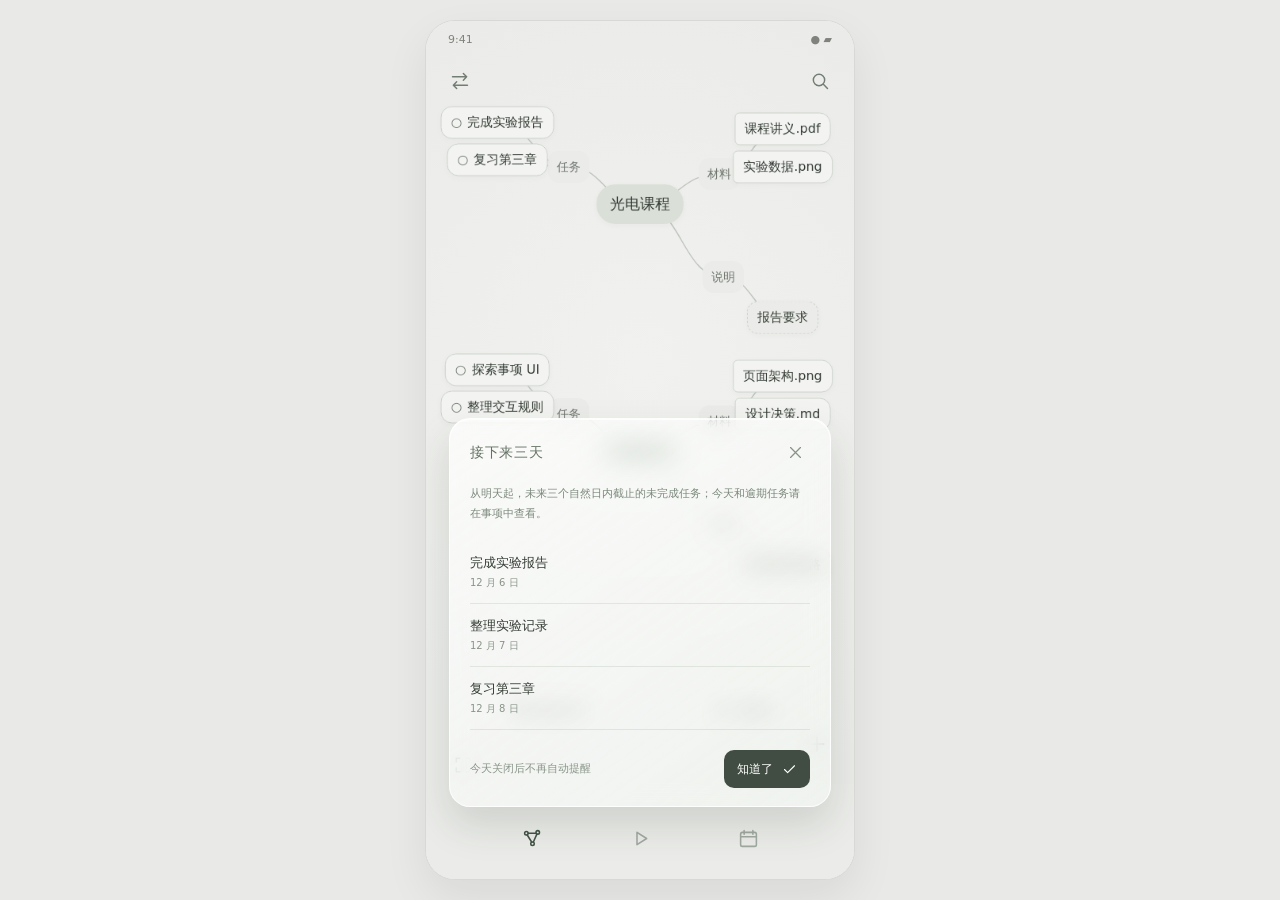
<file: prototype/index.html>
<!doctype html>
<html lang="zh-CN">
<head>
  <meta charset="utf-8">
  <meta name="viewport" content="width=device-width,initial-scale=1,viewport-fit=cover">
  <meta name="theme-color" content="#f4f4f2">
  <title>Agenda · 交互原型</title>
  <link rel="stylesheet" href="./styles.css?v=20261020states1">
</head>
<body>
  <svg class="icon-defs" xmlns="http://www.w3.org/2000/svg" aria-hidden="true">
    <symbol id="i-flip" viewBox="0 0 24 24"><path d="M3 7h17m0 0-4-4m4 4-4 4M21 17H4m0 0 4-4m-4 4 4 4"/></symbol>
    <symbol id="i-search" viewBox="0 0 24 24"><circle cx="10.8" cy="10.8" r="6.8"/><path d="m16 16 5 5"/></symbol>
    <symbol id="i-plus" viewBox="0 0 24 24"><path d="M12 4v16M4 12h16"/></symbol>
    <symbol id="i-network" viewBox="0 0 24 24"><circle cx="5" cy="6" r="2"/><circle cx="18" cy="5" r="2"/><circle cx="12" cy="18" r="2"/><path d="m7 6 9 0M6 8l5 8m6-9-4 9"/></symbol>
    <symbol id="i-play" viewBox="0 0 24 24"><path d="m8 5 11 7-11 7z"/></symbol>
    <symbol id="i-calendar" viewBox="0 0 24 24"><rect x="3" y="5" width="18" height="16" rx="2"/><path d="M7 3v4m10-4v4M3 10h18"/></symbol>
    <symbol id="i-back" viewBox="0 0 24 24"><path d="m15 5-7 7 7 7"/></symbol>
    <symbol id="i-overview" viewBox="0 0 24 24"><path d="M8 3H3v5m13-5h5v5M3 16v5h5m13-5v5h-5"/></symbol>
    <symbol id="i-week" viewBox="0 0 24 24"><rect x="3" y="4" width="18" height="17" rx="2"/><path d="M3 10h18M9 10v11m6-11v11"/></symbol>
    <symbol id="i-view-cards" viewBox="0 0 24 24"><rect x="6" y="4" width="15" height="16" rx="2"/><path d="M3 7v10M10 9h7M10 13h7"/></symbol>
    <symbol id="i-view-hanging" viewBox="0 0 24 24"><path d="M2 5h20M7 5v4m10-4v4"/><path d="M4 9h7v11H4zM13 9h7v11h-7z"/></symbol>
    <symbol id="i-more" viewBox="0 0 24 24"><circle cx="5" cy="12" r="1"/><circle cx="12" cy="12" r="1"/><circle cx="19" cy="12" r="1"/></symbol>
    <symbol id="i-check" viewBox="0 0 24 24"><path d="m4 12 5 5L20 6"/></symbol>
    <symbol id="i-close" viewBox="0 0 24 24"><path d="M5 5 19 19M19 5 5 19"/></symbol>
    <symbol id="i-file" viewBox="0 0 24 24"><path d="M6 2h8l5 5v15H6zM14 2v5h5"/></symbol>
    <symbol id="i-note" viewBox="0 0 24 24"><path d="M4 4h16v16H4zM8 9h8M8 13h8M8 17h5"/></symbol>
    <symbol id="i-edit" viewBox="0 0 24 24"><path d="m4 20 4-.8L20 7a2 2 0 0 0-3-3L5 16z"/></symbol>
  </svg>
  <div class="desktop-stage">
    <div id="app" class="app-shell">
      <div class="status-line" aria-hidden="true"><span>9:41</span><span>● ▰</span></div>
      <header class="app-header">
        <button id="header-left" class="icon-button" aria-label="切换任务板" title="翻牌切换视图"></button>
        <div class="header-actions">
          <button id="header-extra" class="icon-button" aria-label="查看周计划" title="查看周计划" hidden></button>
          <button id="header-search" class="icon-button" aria-label="搜索" title="搜索"><svg><use href="#i-search"/></svg></button>
        </div>
      </header>
      <div id="storage-status" role="status" hidden></div>
      <main id="main" aria-live="polite"></main>
      <div id="week-root"></div>
      <button id="header-add" class="icon-button floating-add" aria-label="新增" title="新增"><svg><use href="#i-plus"/></svg></button>
      <nav class="primary-nav" aria-label="一级页面导航；点空白处可显示按钮" tabindex="0">
        <button data-main="things" aria-label="事项" title="事项"><svg><use href="#i-network"/></svg></button>
        <button data-main="action" aria-label="行动" title="行动"><svg><use href="#i-play"/></svg></button>
        <button data-main="schedule" aria-label="日程" title="日程"><svg><use href="#i-calendar"/></svg></button>
      </nav>
      <div id="toast" role="status" aria-live="polite"></div>
      <div id="overlay-root"></div>
    </div>
  </div>
  <script src="./app.js?v=20261020states1" defer></script>
</body>
</html>
</file>
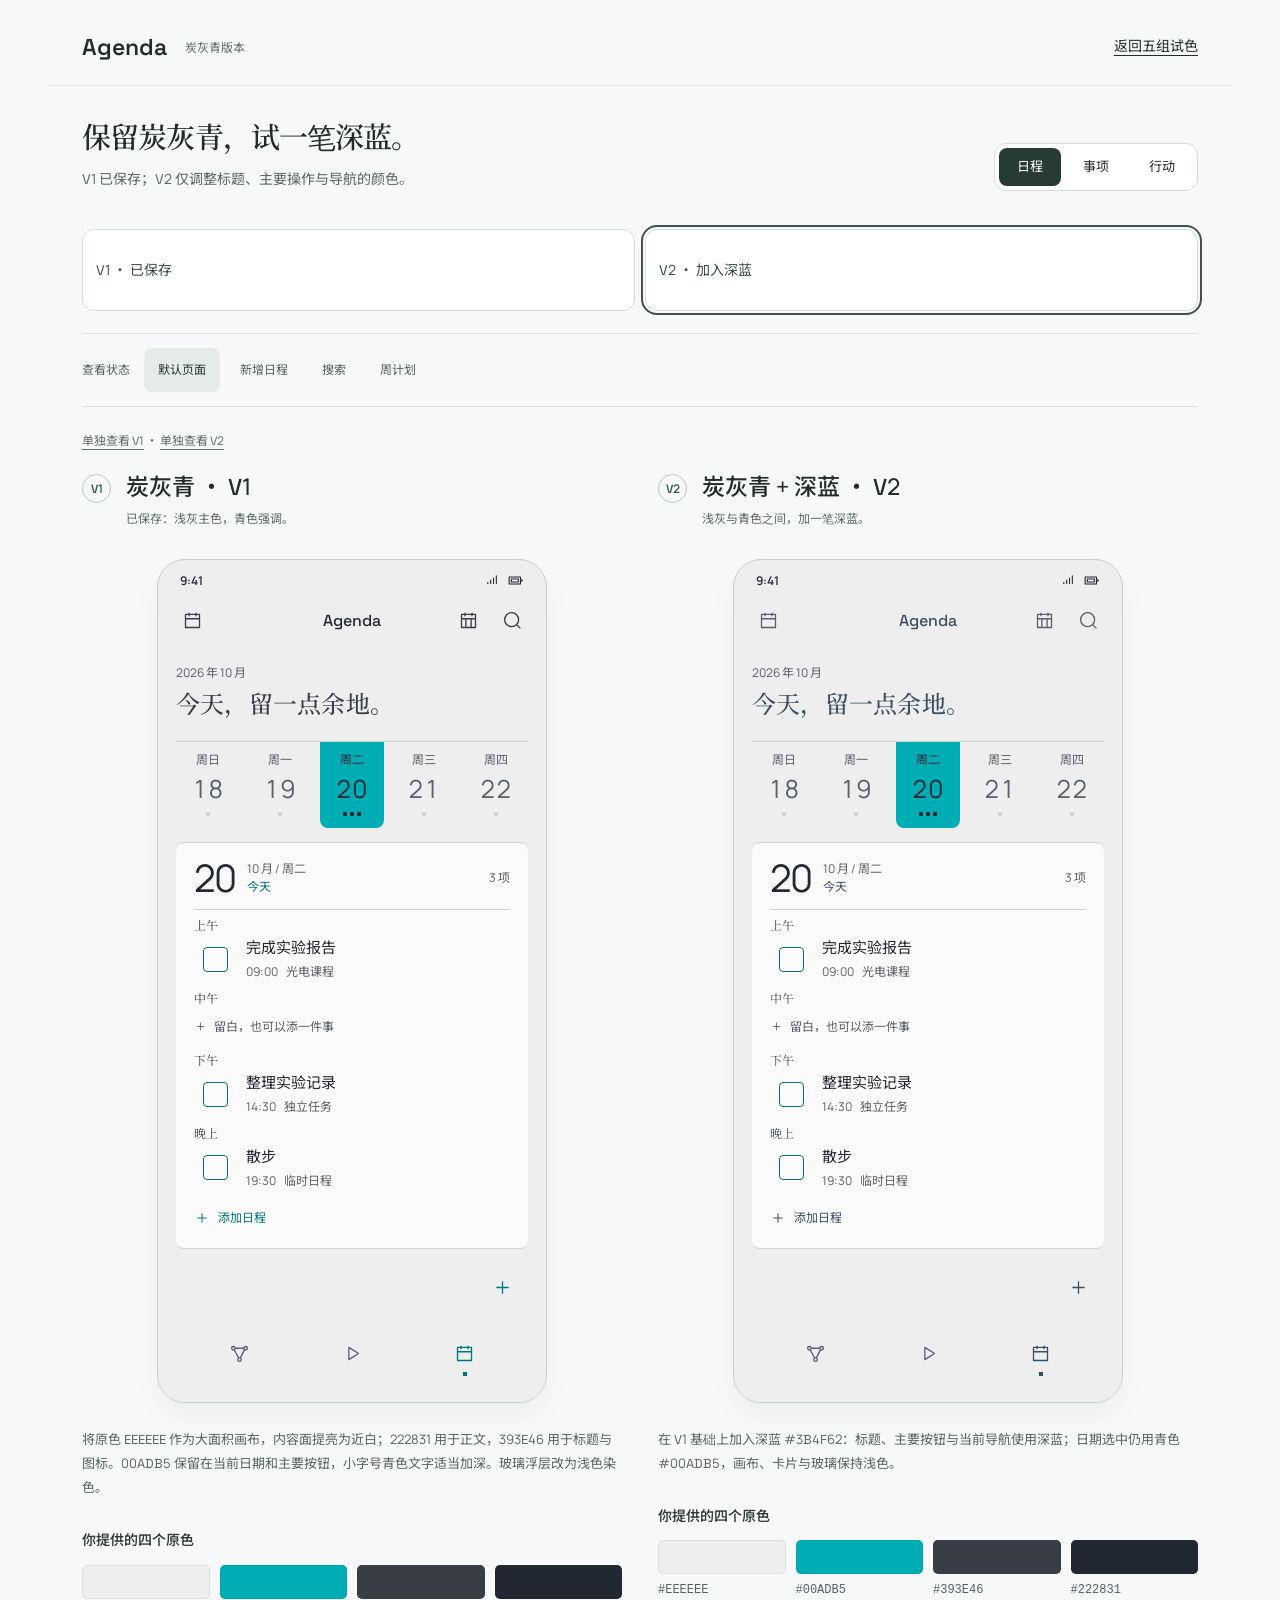
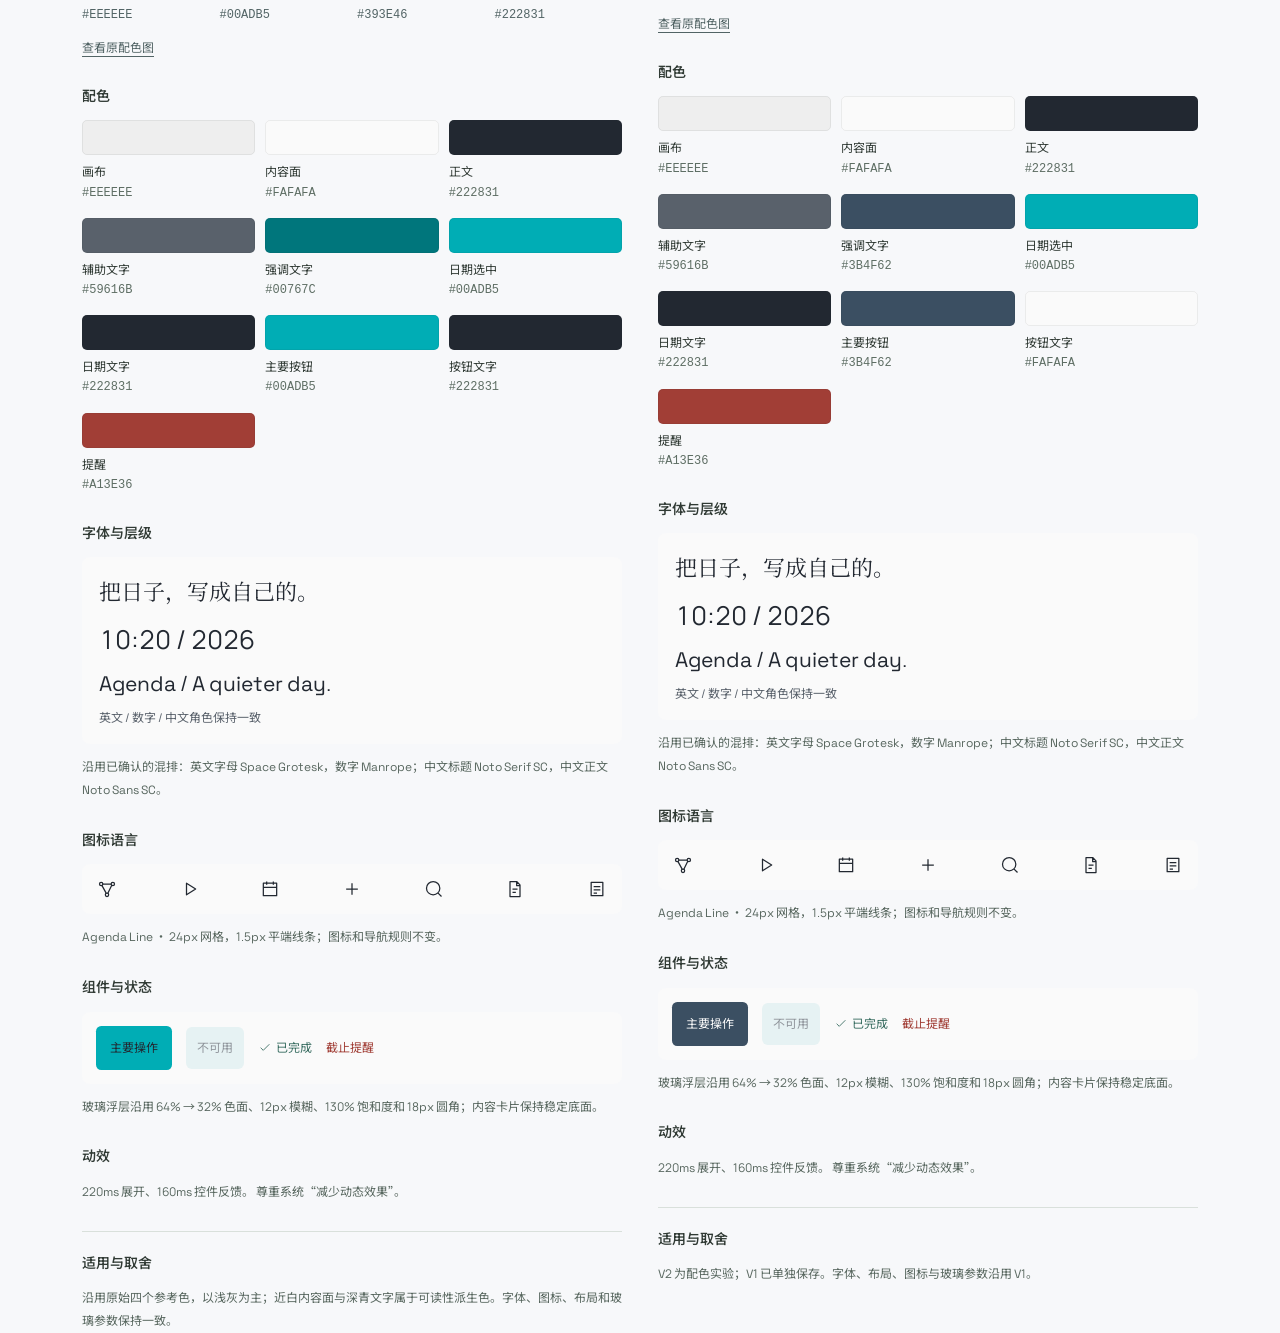
<file: prototype/charcoal-versions/index.html>
<!doctype html><html lang="zh-CN"><head><meta charset="utf-8"><meta name="viewport" content="width=device-width,initial-scale=1"><title>Agenda · 炭灰青版本对比</title><link rel="stylesheet" href="../visual-directions/styles.css"><link rel="stylesheet" href="../visual-refinement/styles.css"><link rel="stylesheet" href="styles.css"><style>@media(min-width:761px){.palette-lab .directions{display:grid;grid-template-columns:repeat(2,minmax(0,1fr));gap:36px}.palette-lab .directions>.direction{display:block!important}.palette-lab .phone{position:relative;top:auto;width:100%;max-width:390px;margin:auto}.palette-lab .style-spec{margin-top:24px}}</style></head><body class="palette-lab"><header class="review-header"><a class="wordmark" href="../">Agenda<span>炭灰青版本</span></a><a href="../palette-lab/">返回五组试色</a></header><main><section class="review-intro"><div><h1>保留炭灰青，试一笔深蓝。</h1><p>V1 已保存；V2 仅调整标题、主要操作与导航的颜色。</p></div><div class="view-controls"><button data-view="schedule" aria-pressed="true">日程</button><button data-view="things" aria-pressed="false">事项</button><button data-view="action" aria-pressed="false">行动</button></div></section><div class="palette-choices"><button data-style="charcoal" aria-pressed="false">V1 · 已保存</button><button data-style="navy" aria-pressed="true">V2 · 加入深蓝</button></div><div class="state-controls"><span>查看状态</span><button data-state="rest" aria-pressed="true">默认页面</button><button data-state="create" aria-pressed="false">新增日程</button><button data-state="search" aria-pressed="false">搜索</button><button data-state="week" aria-pressed="false">周计划</button></div><p class="review-help"><a href="v1.html">单独查看 V1</a> · <a href="v2.html">单独查看 V2</a></p><div id="directions" class="directions" data-mobile-style="navy"></div></main><script src="config.js"></script><script src="../visual-directions/app.js"></script><script src="controls.js"></script></body></html>
</file>
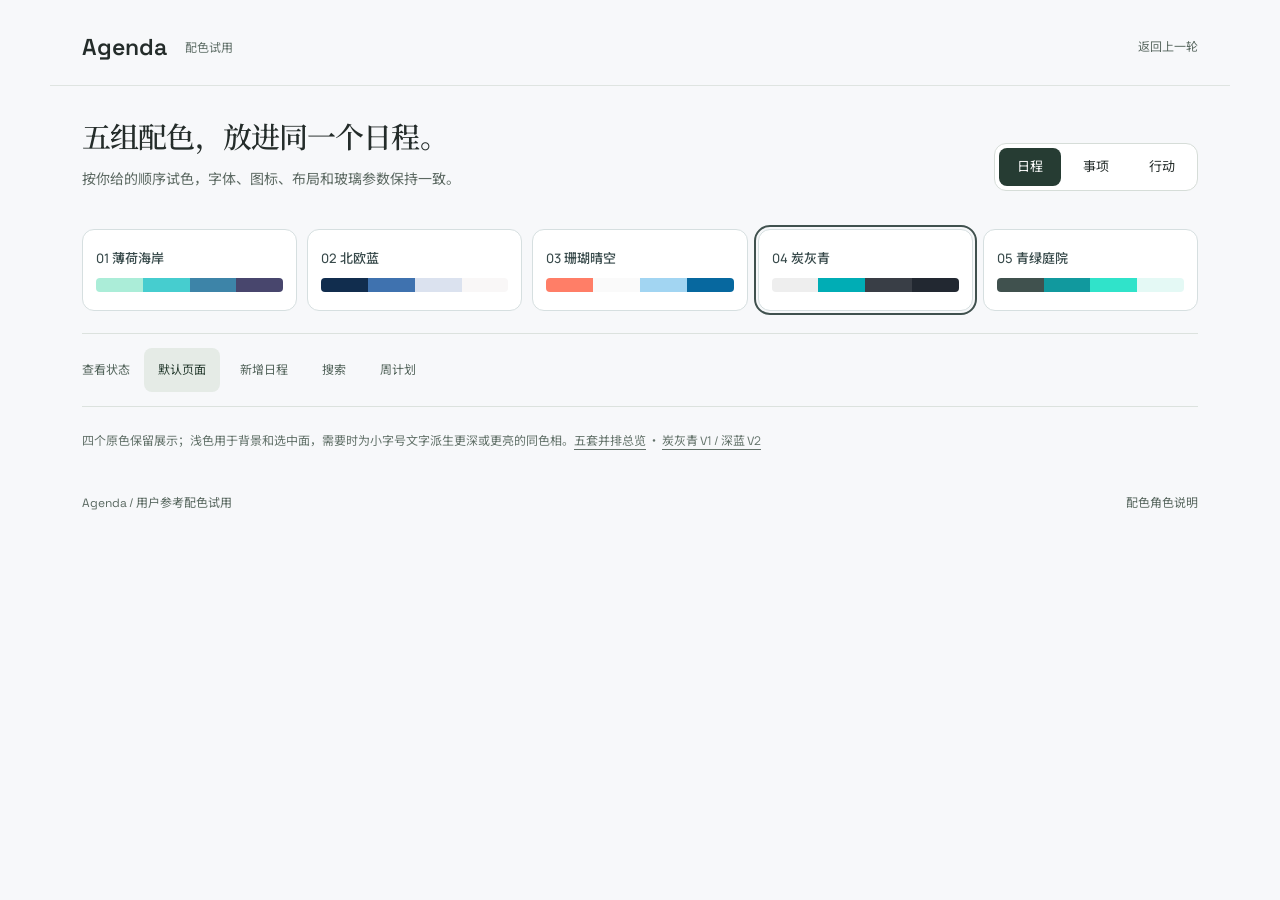
<file: prototype/palette-lab/index.html>
<!doctype html><html lang="zh-CN"><head><meta charset="utf-8"><meta name="viewport" content="width=device-width,initial-scale=1"><title>Agenda · 五组参考配色试用</title><link rel="stylesheet" href="../visual-directions/styles.css"><link rel="stylesheet" href="../visual-refinement/styles.css"><link rel="stylesheet" href="styles.css"></head><body class="palette-lab"><header class="review-header"><a class="wordmark" href="../">Agenda<span>配色试用</span></a><a class="doc-link" href="../visual-refinement/">返回上一轮</a></header><main><section class="review-intro"><div><h1>五组配色，放进同一个日程。</h1><p>按你给的顺序试色，字体、图标、布局和玻璃参数保持一致。</p></div><div class="view-controls" role="group" aria-label="切换页面"><button data-view="schedule" aria-pressed="true">日程</button><button data-view="things" aria-pressed="false">事项</button><button data-view="action" aria-pressed="false">行动</button></div></section><div class="palette-choices" role="group" aria-label="选择参考配色"><button data-style="mint" aria-pressed="false"><b>01 薄荷海岸</b><span class="choice-colors" aria-hidden="true"><i style="background:#ABEDD8"></i><i style="background:#46CDCF"></i><i style="background:#3D84A8"></i><i style="background:#48466D"></i></span></button><button data-style="nordic" aria-pressed="false"><b>02 北欧蓝</b><span class="choice-colors" aria-hidden="true"><i style="background:#112D4E"></i><i style="background:#3F72AF"></i><i style="background:#DBE2EF"></i><i style="background:#F9F7F7"></i></span></button><button data-style="coral" aria-pressed="false"><b>03 珊瑚晴空</b><span class="choice-colors" aria-hidden="true"><i style="background:#FF7E67"></i><i style="background:#FAFAFA"></i><i style="background:#A2D5F2"></i><i style="background:#07689F"></i></span></button><button data-style="charcoal" aria-pressed="true"><b>04 炭灰青</b><span class="choice-colors" aria-hidden="true"><i style="background:#EEEEEE"></i><i style="background:#00ADB5"></i><i style="background:#393E46"></i><i style="background:#222831"></i></span></button><button data-style="lagoon" aria-pressed="false"><b>05 青绿庭院</b><span class="choice-colors" aria-hidden="true"><i style="background:#40514E"></i><i style="background:#11999E"></i><i style="background:#30E3CA"></i><i style="background:#E4F9F5"></i></span></button></div><div class="state-controls" role="group" aria-label="同步切换浮层"><span>查看状态</span><button data-state="rest" aria-pressed="true">默认页面</button><button data-state="create" aria-pressed="false">新增日程</button><button data-state="search" aria-pressed="false">搜索</button><button data-state="week" aria-pressed="false">周计划</button></div><p class="review-help">四个原色保留展示；浅色用于背景和选中面，需要时为小字号文字派生更深或更亮的同色相。<a href="overview.html">五套并排总览</a> · <a href="../charcoal-versions/">炭灰青 V1 / 深蓝 V2</a></p><div id="directions" class="directions" data-mobile-style="charcoal"></div></main><footer>Agenda / 用户参考配色试用<a href="../../documents/五组参考配色试用.md">配色角色说明</a></footer><script src="config.js"></script><script src="../visual-directions/app.js"></script><script src="controls.js"></script></body></html>
</file>
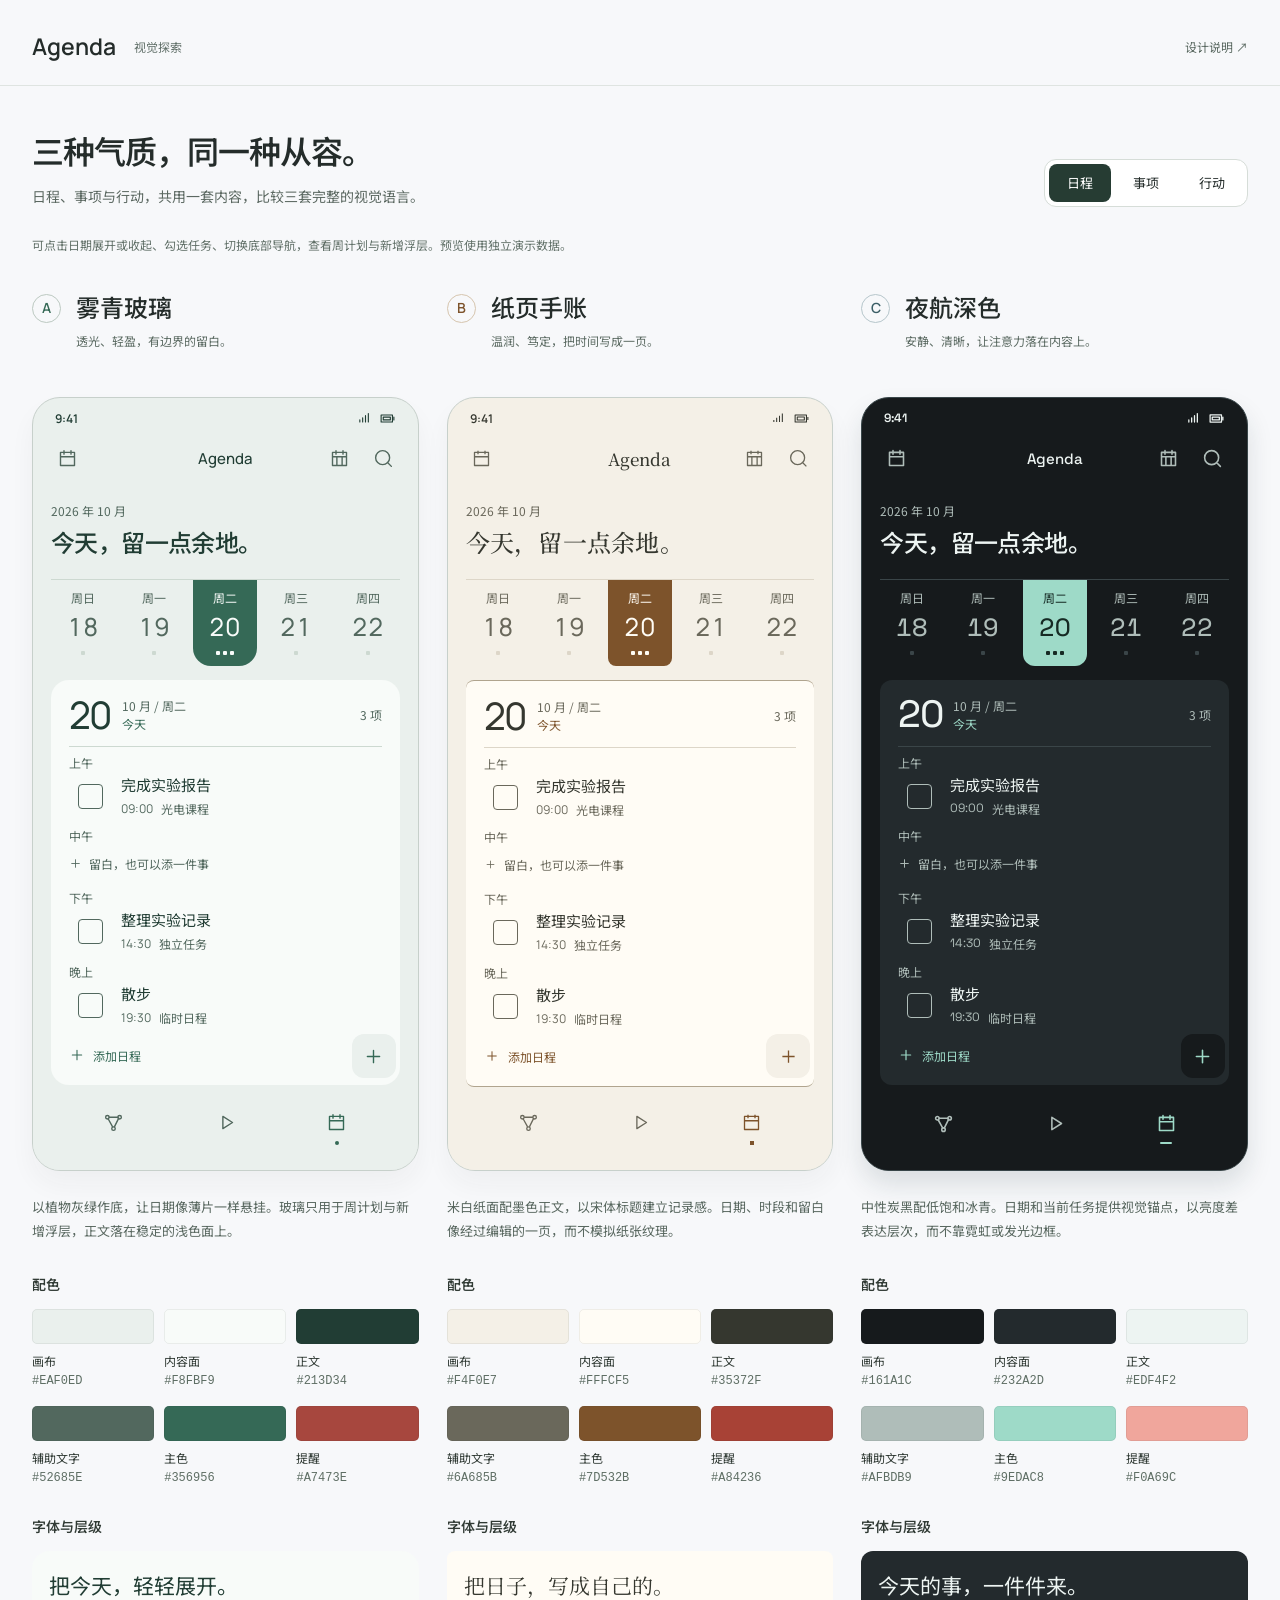
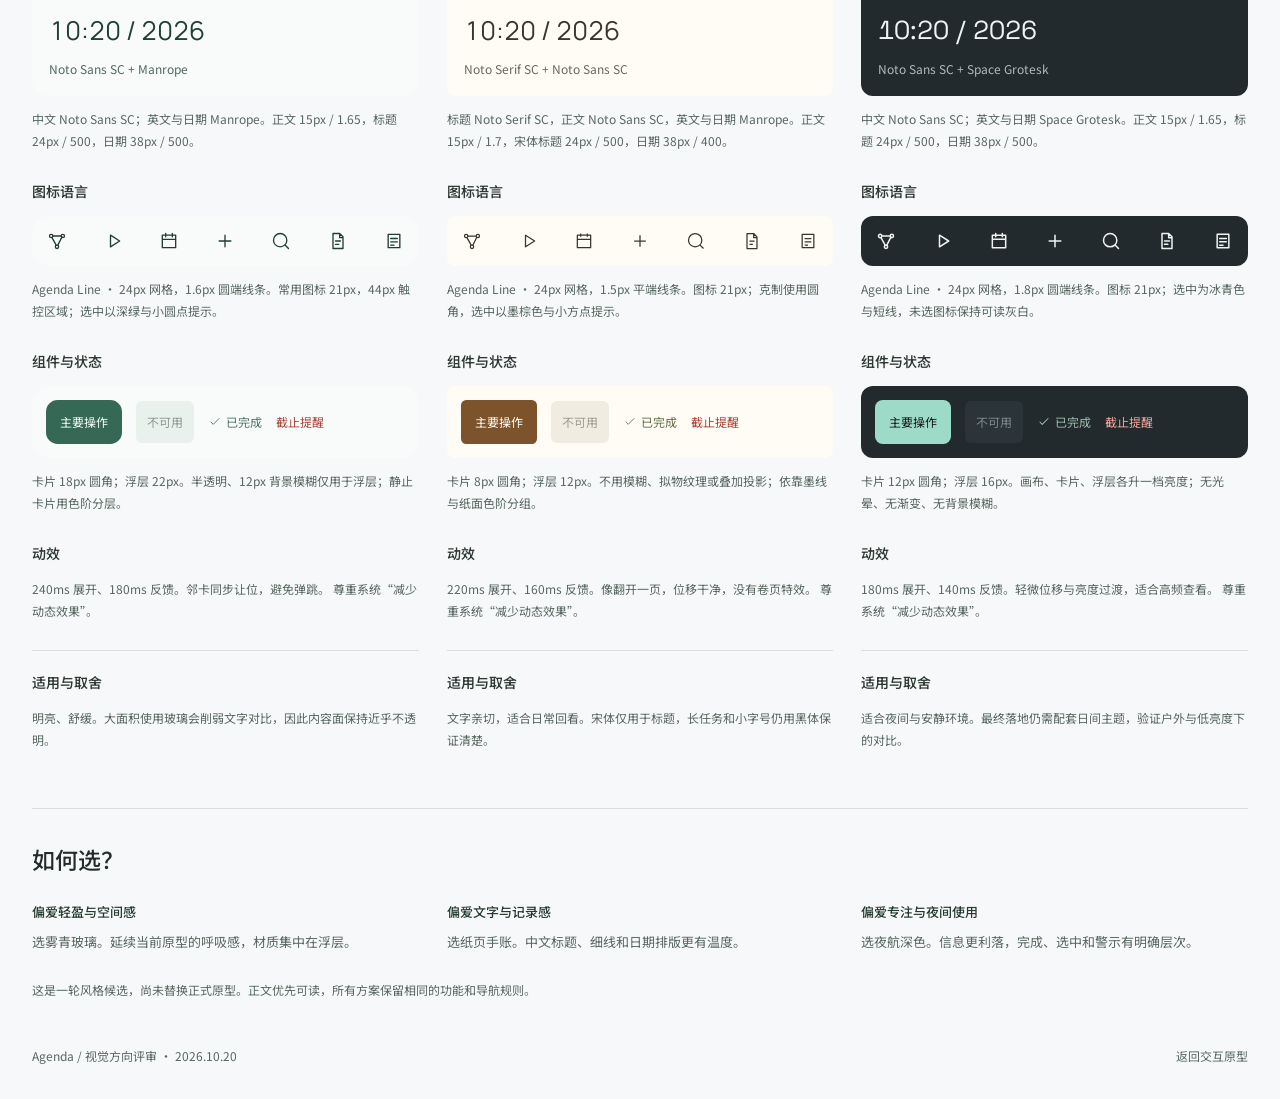
<file: prototype/visual-directions/index.html>
<!doctype html>
<html lang="zh-CN"><head><meta charset="utf-8"><meta name="viewport" content="width=device-width,initial-scale=1"><meta name="theme-color" content="#f7f8fa"><title>Agenda · 三套视觉方案</title><link rel="stylesheet" href="styles.css"></head>
<body><header class="review-header"><a class="wordmark" href="../">Agenda<span>视觉探索</span></a><a class="doc-link" href="../../documents/视觉风格方案.md">设计说明 <span aria-hidden="true">↗</span></a></header>
<main><section class="review-intro"><div><h1>三种气质，同一种从容。</h1><p>日程、事项与行动，共用一套内容，比较三套完整的视觉语言。</p></div><div class="view-controls" role="group" aria-label="同步切换预览页面"><button data-view="schedule" aria-pressed="true">日程</button><button data-view="things" aria-pressed="false">事项</button><button data-view="action" aria-pressed="false">行动</button></div></section>
<div class="mobile-choices" role="group" aria-label="选择视觉方案"><button data-style="mist" aria-pressed="true">雾青玻璃</button><button data-style="paper" aria-pressed="false">纸页手账</button><button data-style="night" aria-pressed="false">夜航深色</button></div>
<p class="review-help">可点击日期展开或收起、勾选任务、切换底部导航，查看周计划与新增浮层。预览使用独立演示数据。</p>
<div id="directions" class="directions"></div>
<section class="comparison"><h2>如何选？</h2><div class="comparison-grid"><p><strong>偏爱轻盈与空间感</strong>选雾青玻璃。延续当前原型的呼吸感，材质集中在浮层。</p><p><strong>偏爱文字与记录感</strong>选纸页手账。中文标题、细线和日期排版更有温度。</p><p><strong>偏爱专注与夜间使用</strong>选夜航深色。信息更利落，完成、选中和警示有明确层次。</p></div><p class="footnote">这是一轮风格候选，尚未替换正式原型。正文优先可读，所有方案保留相同的功能和导航规则。</p></section></main>
<footer>Agenda / 视觉方向评审 · 2026.10.20 <a href="../">返回交互原型</a></footer><script src="app.js" defer></script></body></html>
</file>
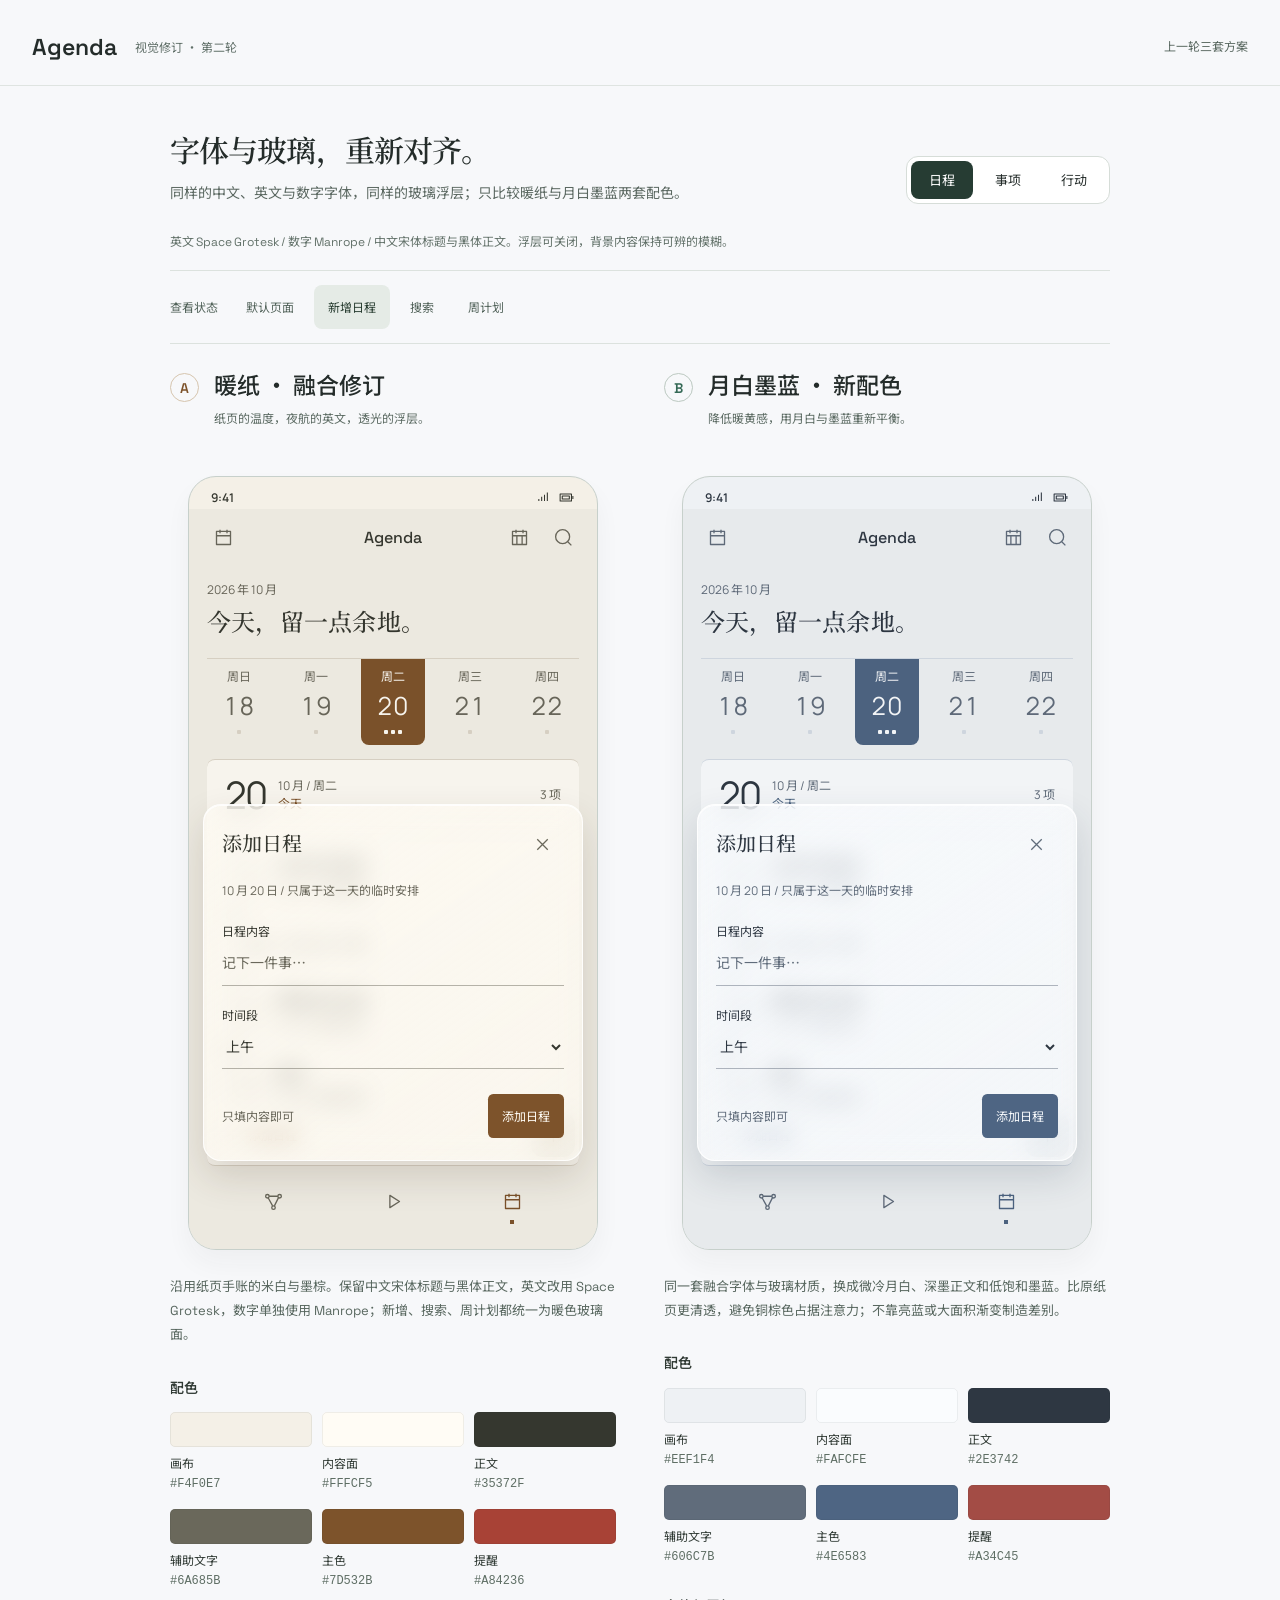
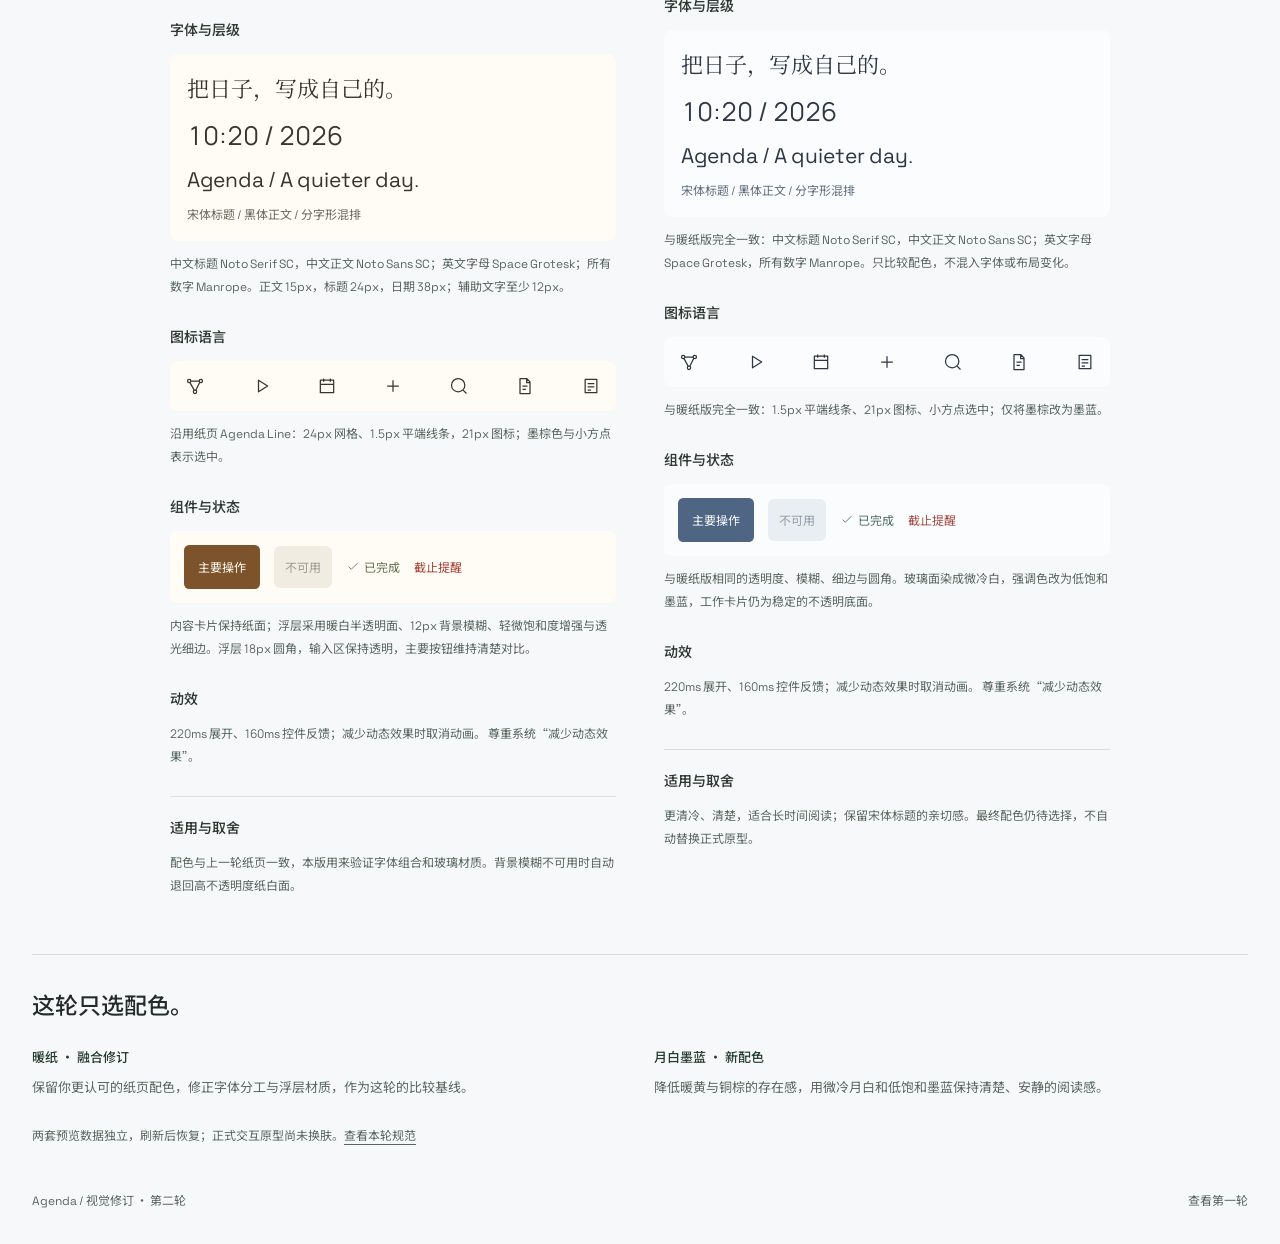
<file: prototype/visual-refinement/index.html>
<!doctype html><html lang="zh-CN"><head><meta charset="utf-8"><meta name="viewport" content="width=device-width,initial-scale=1"><title>Agenda · 融合修订与新配色</title><link rel="stylesheet" href="../visual-directions/styles.css"><link rel="stylesheet" href="styles.css"></head><body>
<header class="review-header"><a class="wordmark" href="../">Agenda<span>视觉修订 · 第二轮</span></a><a class="doc-link" href="../visual-directions/">上一轮三套方案</a></header>
<main><section class="review-intro"><div><h1>字体与玻璃，重新对齐。</h1><p>同样的中文、英文与数字字体，同样的玻璃浮层；只比较暖纸与月白墨蓝两套配色。</p></div><div class="view-controls" role="group" aria-label="切换预览页面"><button data-view="schedule" aria-pressed="true">日程</button><button data-view="things" aria-pressed="false">事项</button><button data-view="action" aria-pressed="false">行动</button></div></section>
<div class="mobile-choices" role="group" aria-label="选择修订方案"><button data-style="paper" aria-pressed="true">暖纸 · 融合修订</button><button data-style="mist" aria-pressed="false">月白墨蓝 · 新配色</button></div>
<p class="review-help">英文 Space Grotesk / 数字 Manrope / 中文宋体标题与黑体正文。浮层可关闭，背景内容保持可辨的模糊。</p>
<div class="state-controls" role="group" aria-label="同步查看浮层状态"><span>查看状态</span><button data-state="rest" aria-pressed="false">默认页面</button><button data-state="create" aria-pressed="true">新增日程</button><button data-state="search" aria-pressed="false">搜索</button><button data-state="week" aria-pressed="false">周计划</button></div>
<div id="directions" class="directions"></div>
<section class="comparison"><h2>这轮只选配色。</h2><div class="comparison-grid"><p><strong>暖纸 · 融合修订</strong>保留你更认可的纸页配色，修正字体分工与浮层材质，作为这轮的比较基线。</p><p><strong>月白墨蓝 · 新配色</strong>降低暖黄与铜棕的存在感，用微冷月白和低饱和墨蓝保持清楚、安静的阅读感。</p></div><p class="footnote">两套预览数据独立，刷新后恢复；正式交互原型尚未换肤。<a href="../../documents/视觉修订第二轮.md">查看本轮规范</a></p></section></main><footer>Agenda / 视觉修订 · 第二轮<a href="../visual-directions/">查看第一轮</a></footer>
<script src="config.js"></script><script src="../visual-directions/app.js"></script></body></html>
</file>
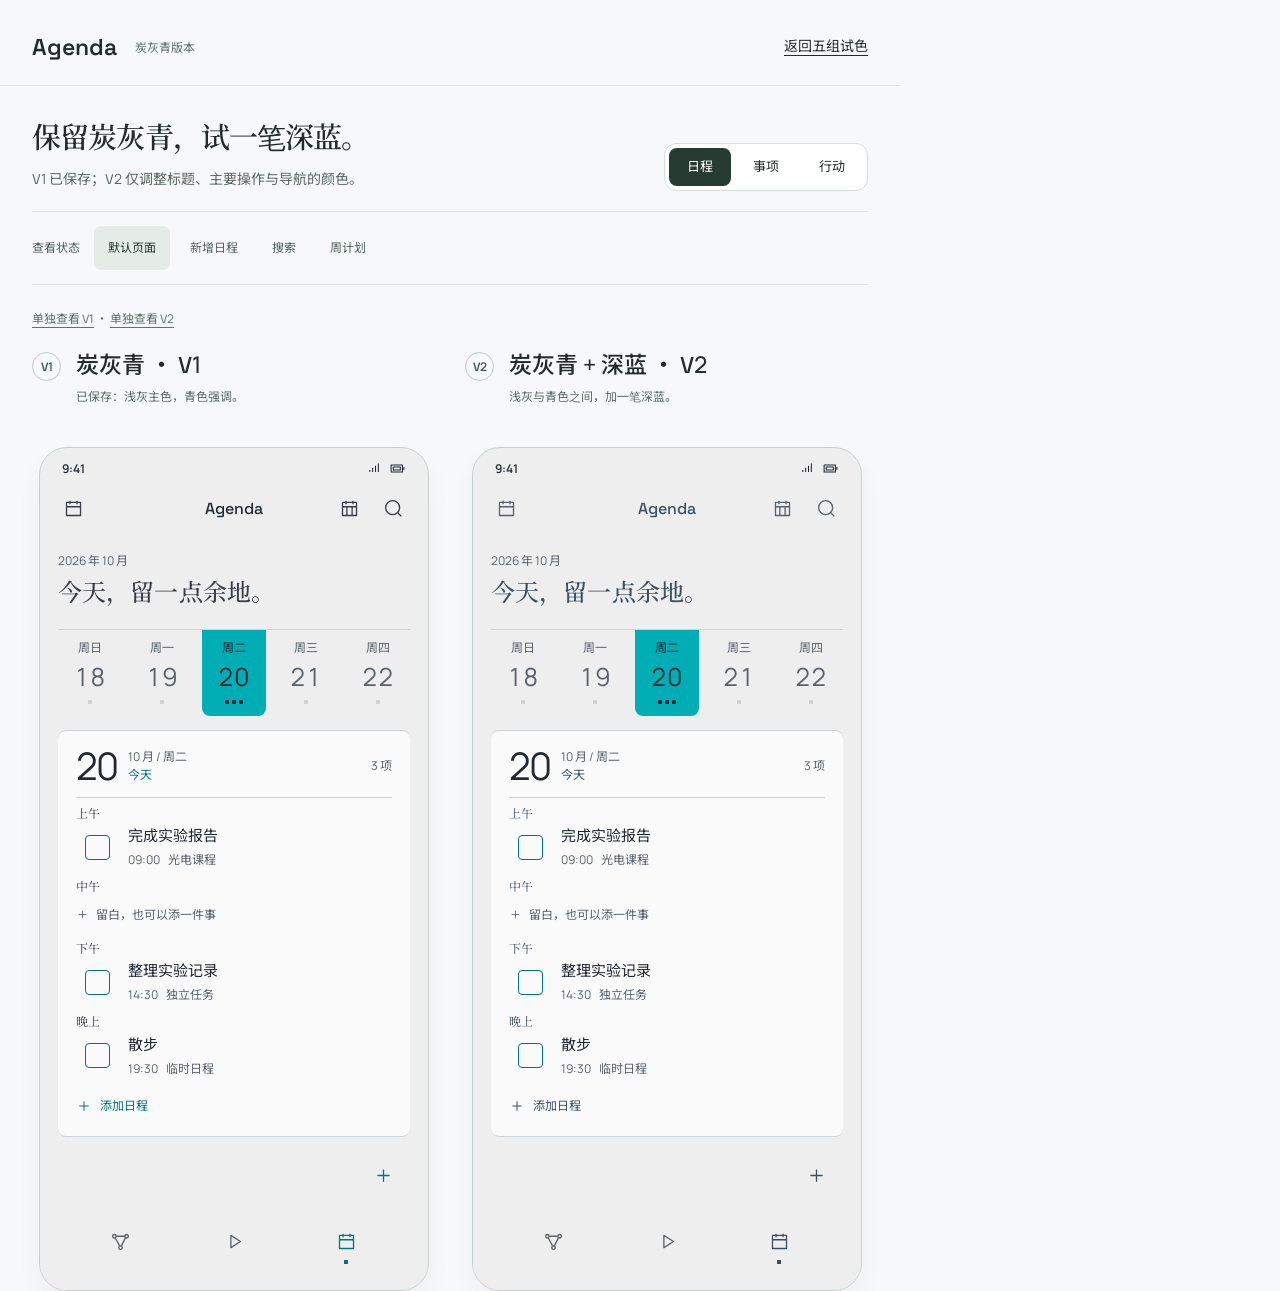
<file: prototype/charcoal-versions/overview.html>
<!doctype html><html lang="zh-CN"><head><meta charset="utf-8"><meta name="viewport" content="width=device-width,initial-scale=1"><title>Agenda · 炭灰青版本对比</title><link rel="stylesheet" href="../visual-directions/styles.css"><link rel="stylesheet" href="../visual-refinement/styles.css"><link rel="stylesheet" href="styles.css"><style>@media(min-width:761px){.palette-lab .directions{display:grid;grid-template-columns:repeat(2,minmax(0,1fr));gap:36px}.palette-lab .directions>.direction{display:block!important}.palette-lab .phone{position:relative;top:auto;width:100%;max-width:390px;margin:auto}.palette-lab .style-spec{margin-top:24px}}body{width:900px;min-width:900px}.palette-lab .directions{display:grid;grid-template-columns:repeat(2,minmax(0,1fr));gap:30px}.palette-lab .directions>.direction{display:block!important}.palette-lab .phone{width:390px;position:relative;top:auto;margin:auto}.style-spec,.palette-choices{display:none!important}.palette-lab .direction-header{min-height:85px}</style></head><body class="palette-lab"><header class="review-header"><a class="wordmark" href="../">Agenda<span>炭灰青版本</span></a><a href="../palette-lab/">返回五组试色</a></header><main><section class="review-intro"><div><h1>保留炭灰青，试一笔深蓝。</h1><p>V1 已保存；V2 仅调整标题、主要操作与导航的颜色。</p></div><div class="view-controls"><button data-view="schedule" aria-pressed="true">日程</button><button data-view="things" aria-pressed="false">事项</button><button data-view="action" aria-pressed="false">行动</button></div></section><div class="palette-choices"><button data-style="charcoal" aria-pressed="true">V1 · 已保存</button><button data-style="navy" aria-pressed="false">V2 · 加入深蓝</button></div><div class="state-controls"><span>查看状态</span><button data-state="rest" aria-pressed="true">默认页面</button><button data-state="create" aria-pressed="false">新增日程</button><button data-state="search" aria-pressed="false">搜索</button><button data-state="week" aria-pressed="false">周计划</button></div><p class="review-help"><a href="v1.html">单独查看 V1</a> · <a href="v2.html">单独查看 V2</a></p><div id="directions" class="directions" data-mobile-style="charcoal"></div></main><script src="config.js"></script><script src="../visual-directions/app.js"></script><script src="controls.js"></script></body></html>
</file>
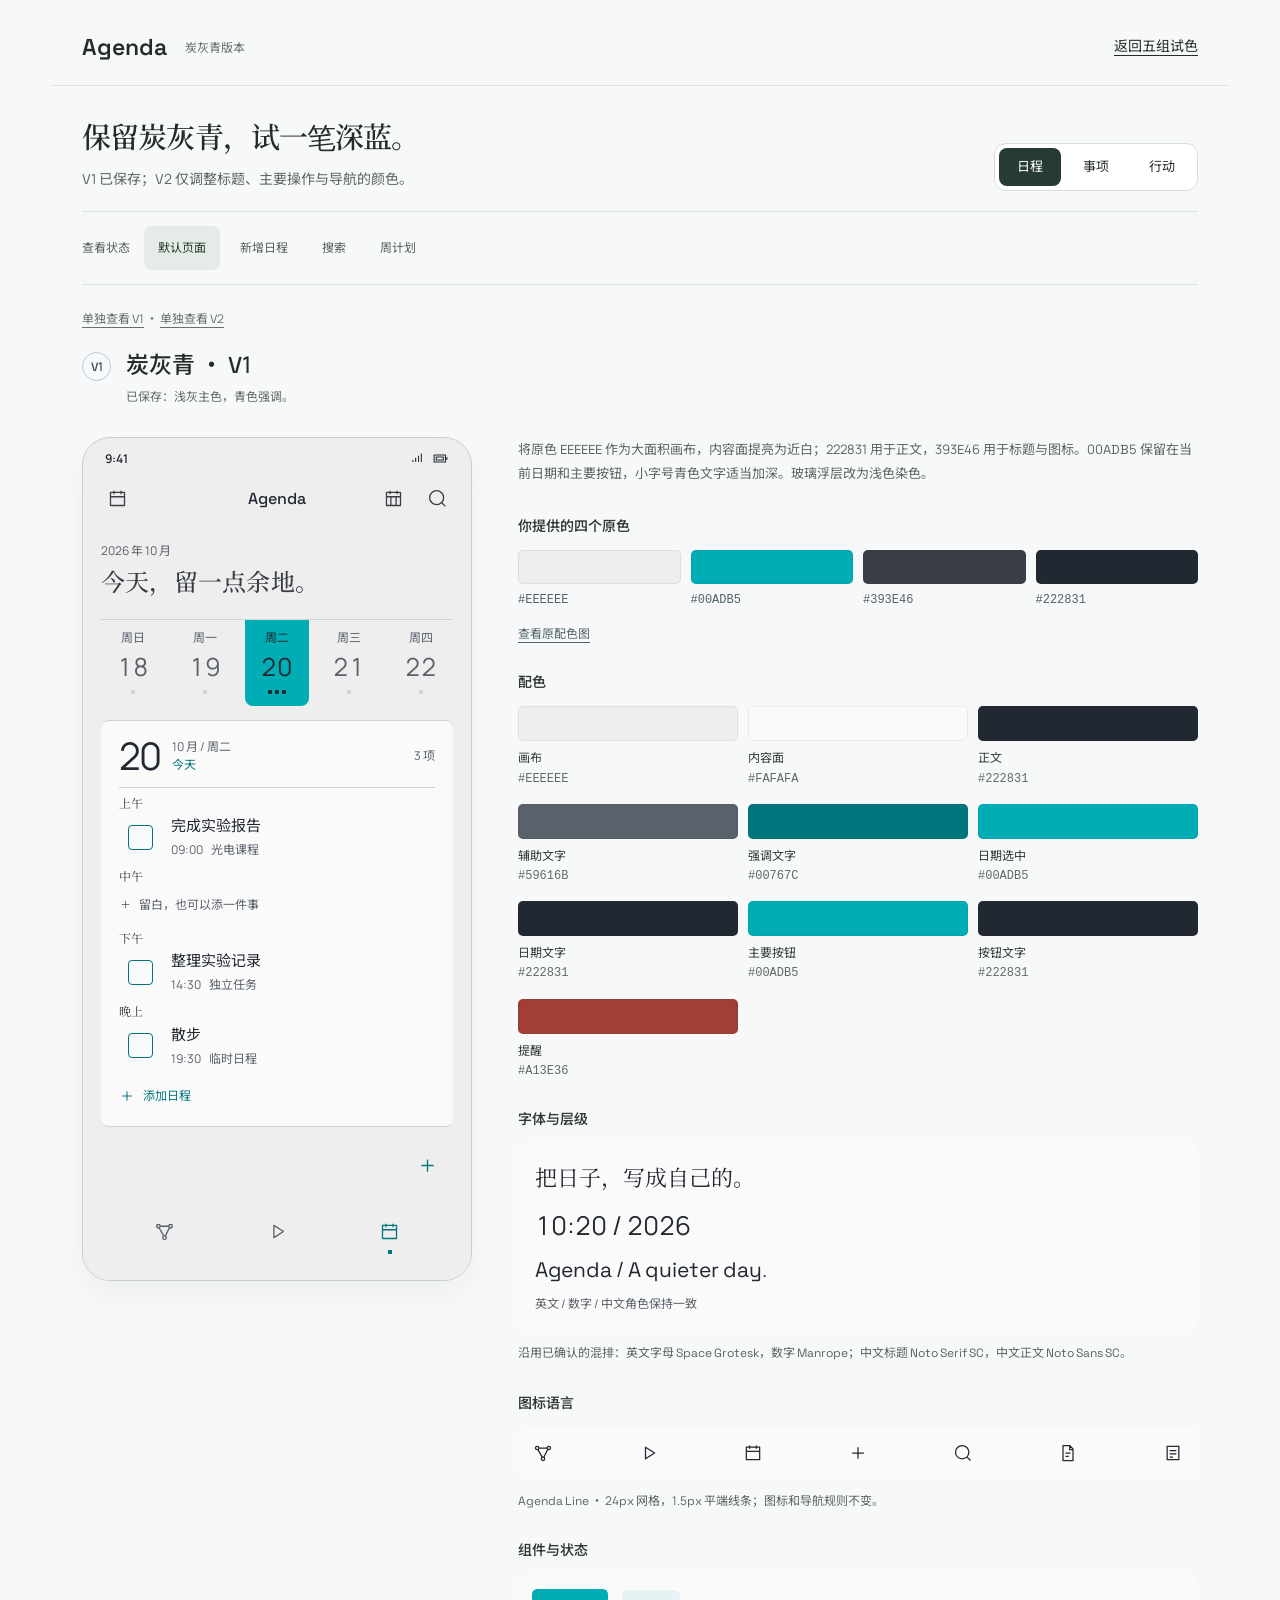
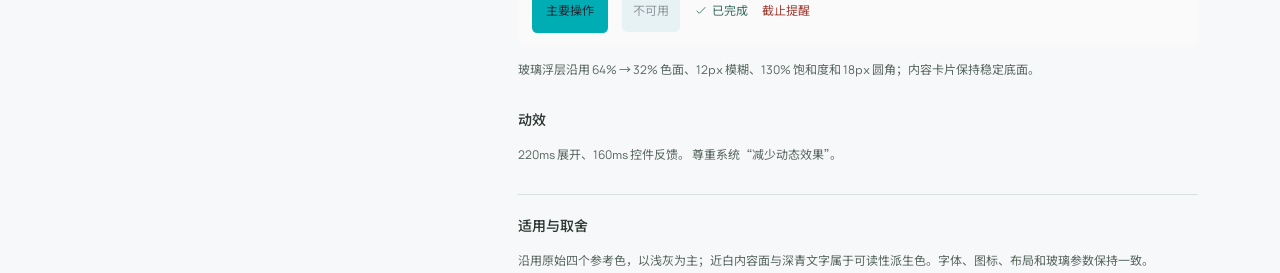
<file: prototype/charcoal-versions/v1.html>
<!doctype html><html lang="zh-CN"><head><meta charset="utf-8"><meta name="viewport" content="width=device-width,initial-scale=1"><title>Agenda · 炭灰青版本对比</title><link rel="stylesheet" href="../visual-directions/styles.css"><link rel="stylesheet" href="../visual-refinement/styles.css"><link rel="stylesheet" href="styles.css"><style>.palette-choices{display:none}.palette-lab .directions>.direction{display:grid!important}@media(max-width:760px){.palette-lab .directions>.direction{display:block!important}}</style></head><body class="palette-lab"><header class="review-header"><a class="wordmark" href="../">Agenda<span>炭灰青版本</span></a><a href="../palette-lab/">返回五组试色</a></header><main><section class="review-intro"><div><h1>保留炭灰青，试一笔深蓝。</h1><p>V1 已保存；V2 仅调整标题、主要操作与导航的颜色。</p></div><div class="view-controls"><button data-view="schedule" aria-pressed="true">日程</button><button data-view="things" aria-pressed="false">事项</button><button data-view="action" aria-pressed="false">行动</button></div></section><div class="palette-choices"><button data-style="charcoal" aria-pressed="true">V1 · 已保存</button><button data-style="navy" aria-pressed="false">V2 · 加入深蓝</button></div><div class="state-controls"><span>查看状态</span><button data-state="rest" aria-pressed="true">默认页面</button><button data-state="create" aria-pressed="false">新增日程</button><button data-state="search" aria-pressed="false">搜索</button><button data-state="week" aria-pressed="false">周计划</button></div><p class="review-help"><a href="v1.html">单独查看 V1</a> · <a href="v2.html">单独查看 V2</a></p><div id="directions" class="directions" data-mobile-style="charcoal"></div></main><script src="v1.js"></script><script src="../visual-directions/app.js"></script><script src="controls.js"></script></body></html>
</file>
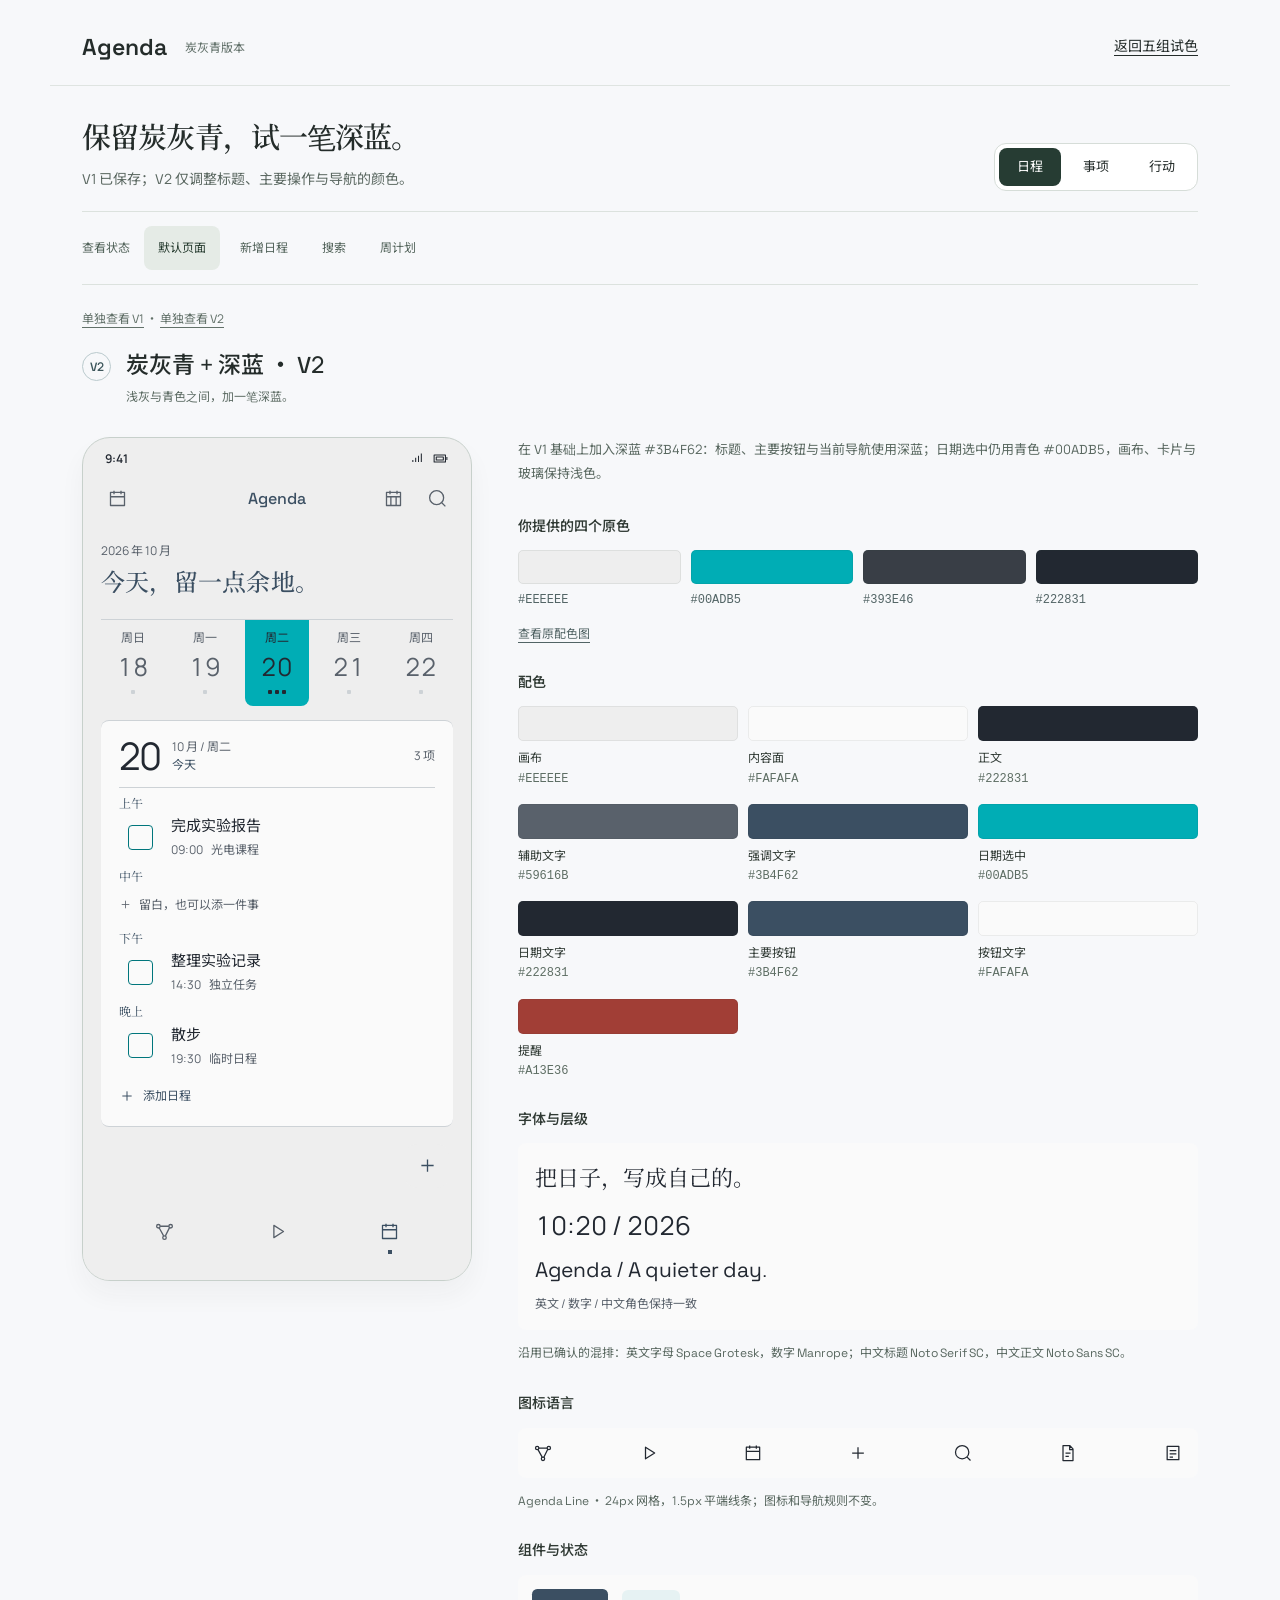
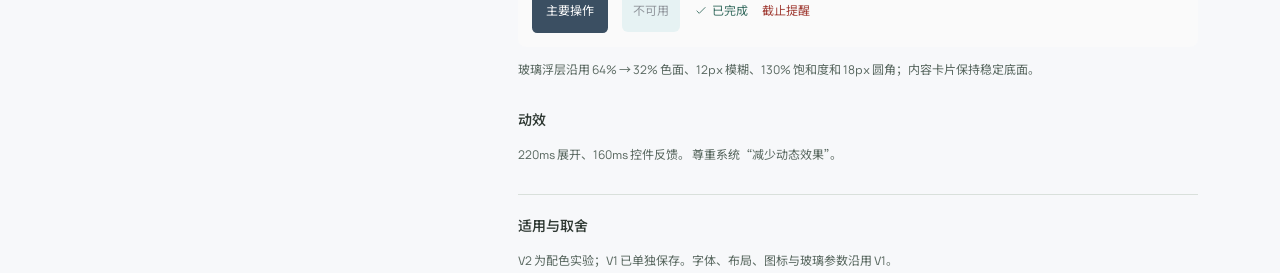
<file: prototype/charcoal-versions/v2.html>
<!doctype html><html lang="zh-CN"><head><meta charset="utf-8"><meta name="viewport" content="width=device-width,initial-scale=1"><title>Agenda · 炭灰青版本对比</title><link rel="stylesheet" href="../visual-directions/styles.css"><link rel="stylesheet" href="../visual-refinement/styles.css"><link rel="stylesheet" href="styles.css"><style>.palette-choices{display:none}.palette-lab .directions>.direction{display:grid!important}@media(max-width:760px){.palette-lab .directions>.direction{display:block!important}}</style></head><body class="palette-lab"><header class="review-header"><a class="wordmark" href="../">Agenda<span>炭灰青版本</span></a><a href="../palette-lab/">返回五组试色</a></header><main><section class="review-intro"><div><h1>保留炭灰青，试一笔深蓝。</h1><p>V1 已保存；V2 仅调整标题、主要操作与导航的颜色。</p></div><div class="view-controls"><button data-view="schedule" aria-pressed="true">日程</button><button data-view="things" aria-pressed="false">事项</button><button data-view="action" aria-pressed="false">行动</button></div></section><div class="palette-choices"><button data-style="charcoal" aria-pressed="true">V1 · 已保存</button><button data-style="navy" aria-pressed="false">V2 · 加入深蓝</button></div><div class="state-controls"><span>查看状态</span><button data-state="rest" aria-pressed="true">默认页面</button><button data-state="create" aria-pressed="false">新增日程</button><button data-state="search" aria-pressed="false">搜索</button><button data-state="week" aria-pressed="false">周计划</button></div><p class="review-help"><a href="v1.html">单独查看 V1</a> · <a href="v2.html">单独查看 V2</a></p><div id="directions" class="directions" data-mobile-style="navy"></div></main><script src="v2.js"></script><script src="../visual-directions/app.js"></script><script src="controls.js"></script></body></html>
</file>
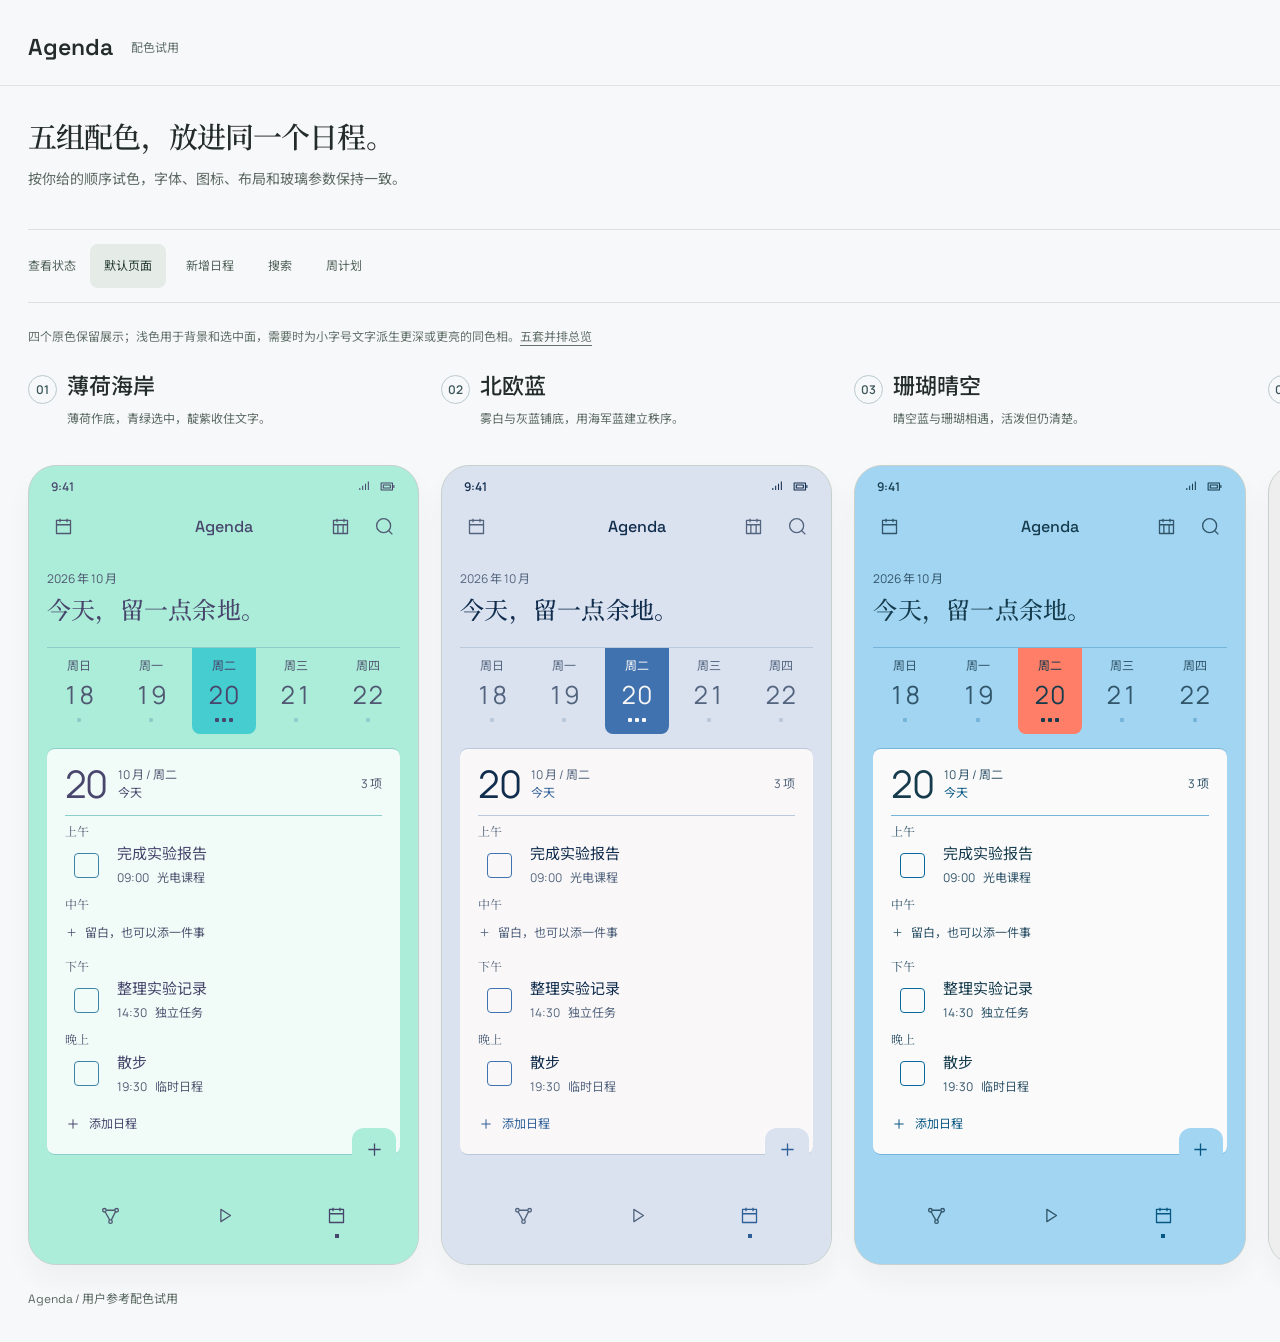
<file: prototype/palette-lab/overview.html>
<!doctype html><html lang="zh-CN"><head><meta charset="utf-8"><meta name="viewport" content="width=device-width,initial-scale=1"><title>Agenda · 五组参考配色试用</title><link rel="stylesheet" href="../visual-directions/styles.css"><link rel="stylesheet" href="../visual-refinement/styles.css"><link rel="stylesheet" href="styles.css"><style>body{width:2100px;min-width:2100px}.palette-lab .review-header,.palette-lab>main,.palette-lab>footer{max-width:2100px;padding-left:28px;padding-right:28px}.palette-choices{display:none}.palette-lab .directions{display:grid;grid-template-columns:repeat(5,minmax(0,1fr));gap:22px}.palette-lab .directions>.direction{display:block!important}.palette-lab .direction-header{min-height:80px;padding-left:39px}.palette-lab .direction-header h2{font-size:22px}.palette-lab .direction-header p{font-size:12px}.palette-lab .phone{width:100%;height:800px;position:relative;top:auto;max-width:none}.palette-lab .style-spec{display:none}.palette-lab .review-intro{display:flex}.palette-lab .review-intro p{max-width:none}.palette-lab .view-controls{margin:0}.palette-lab .review-help{margin-bottom:24px}.palette-lab .state-controls{margin-top:18px}.palette-lab .review-intro h1{font-size:29px}.palette-lab .direction{min-width:0}</style></head><body class="palette-lab"><header class="review-header"><a class="wordmark" href="../">Agenda<span>配色试用</span></a><a class="doc-link" href="../visual-refinement/">返回上一轮</a></header><main><section class="review-intro"><div><h1>五组配色，放进同一个日程。</h1><p>按你给的顺序试色，字体、图标、布局和玻璃参数保持一致。</p></div><div class="view-controls" role="group" aria-label="切换页面"><button data-view="schedule" aria-pressed="true">日程</button><button data-view="things" aria-pressed="false">事项</button><button data-view="action" aria-pressed="false">行动</button></div></section><div class="palette-choices" role="group" aria-label="选择参考配色"><button data-style="mint" aria-pressed="false"><b>01 薄荷海岸</b><span class="choice-colors" aria-hidden="true"><i style="background:#ABEDD8"></i><i style="background:#46CDCF"></i><i style="background:#3D84A8"></i><i style="background:#48466D"></i></span></button><button data-style="nordic" aria-pressed="false"><b>02 北欧蓝</b><span class="choice-colors" aria-hidden="true"><i style="background:#112D4E"></i><i style="background:#3F72AF"></i><i style="background:#DBE2EF"></i><i style="background:#F9F7F7"></i></span></button><button data-style="coral" aria-pressed="false"><b>03 珊瑚晴空</b><span class="choice-colors" aria-hidden="true"><i style="background:#FF7E67"></i><i style="background:#FAFAFA"></i><i style="background:#A2D5F2"></i><i style="background:#07689F"></i></span></button><button data-style="charcoal" aria-pressed="true"><b>04 炭灰青</b><span class="choice-colors" aria-hidden="true"><i style="background:#EEEEEE"></i><i style="background:#00ADB5"></i><i style="background:#393E46"></i><i style="background:#222831"></i></span></button><button data-style="lagoon" aria-pressed="false"><b>05 青绿庭院</b><span class="choice-colors" aria-hidden="true"><i style="background:#40514E"></i><i style="background:#11999E"></i><i style="background:#30E3CA"></i><i style="background:#E4F9F5"></i></span></button></div><div class="state-controls" role="group" aria-label="同步切换浮层"><span>查看状态</span><button data-state="rest" aria-pressed="true">默认页面</button><button data-state="create" aria-pressed="false">新增日程</button><button data-state="search" aria-pressed="false">搜索</button><button data-state="week" aria-pressed="false">周计划</button></div><p class="review-help">四个原色保留展示；浅色用于背景和选中面，需要时为小字号文字派生更深或更亮的同色相。<a href="overview.html">五套并排总览</a></p><div id="directions" class="directions" data-mobile-style="charcoal"></div></main><footer>Agenda / 用户参考配色试用<a href="../../documents/五组参考配色试用.md">配色角色说明</a></footer><script src="config.js"></script><script src="../visual-directions/app.js"></script><script src="controls.js"></script></body></html>
</file>
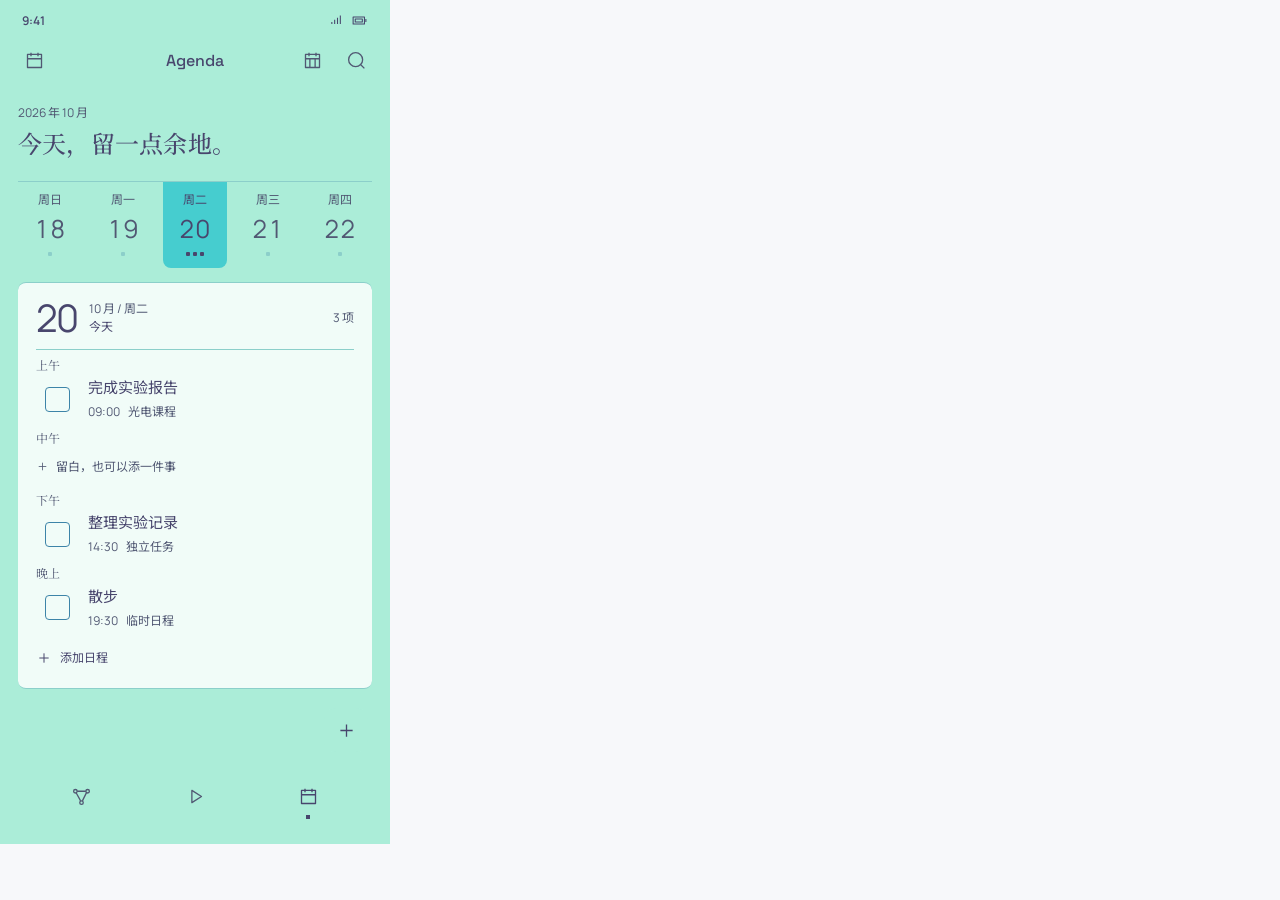
<file: prototype/palette-lab/phone.html>
<!doctype html><html lang="zh-CN"><head><meta charset="utf-8"><meta name="viewport" content="width=device-width,initial-scale=1"><title>Agenda · 参考配色手机预览</title><link rel="stylesheet" href="../visual-directions/styles.css"><link rel="stylesheet" href="../visual-refinement/styles.css"><link rel="stylesheet" href="styles.css"><style>html,body{margin:0;width:390px;min-width:390px}.direction-header,.style-spec{display:none!important}.palette-lab .directions{width:390px;display:block}.palette-lab .directions>.direction{display:none!important}.palette-lab .directions>.direction.is-active{display:block!important}.palette-lab .phone{width:390px;height:844px;border:0;border-radius:0;box-shadow:none;position:relative;top:0}</style></head><body class="palette-lab"><div id="directions" class="directions" data-mobile-style="mint"></div><script src="config.js"></script><script src="../visual-directions/app.js"></script><script>const chosen=new URLSearchParams(location.search).get('style');if(agendaVisualConfig.schemes.some(s=>s.id===chosen))document.querySelector('#directions').dataset.mobileStyle=chosen;</script><script src="controls.js"></script></body></html>
</file>
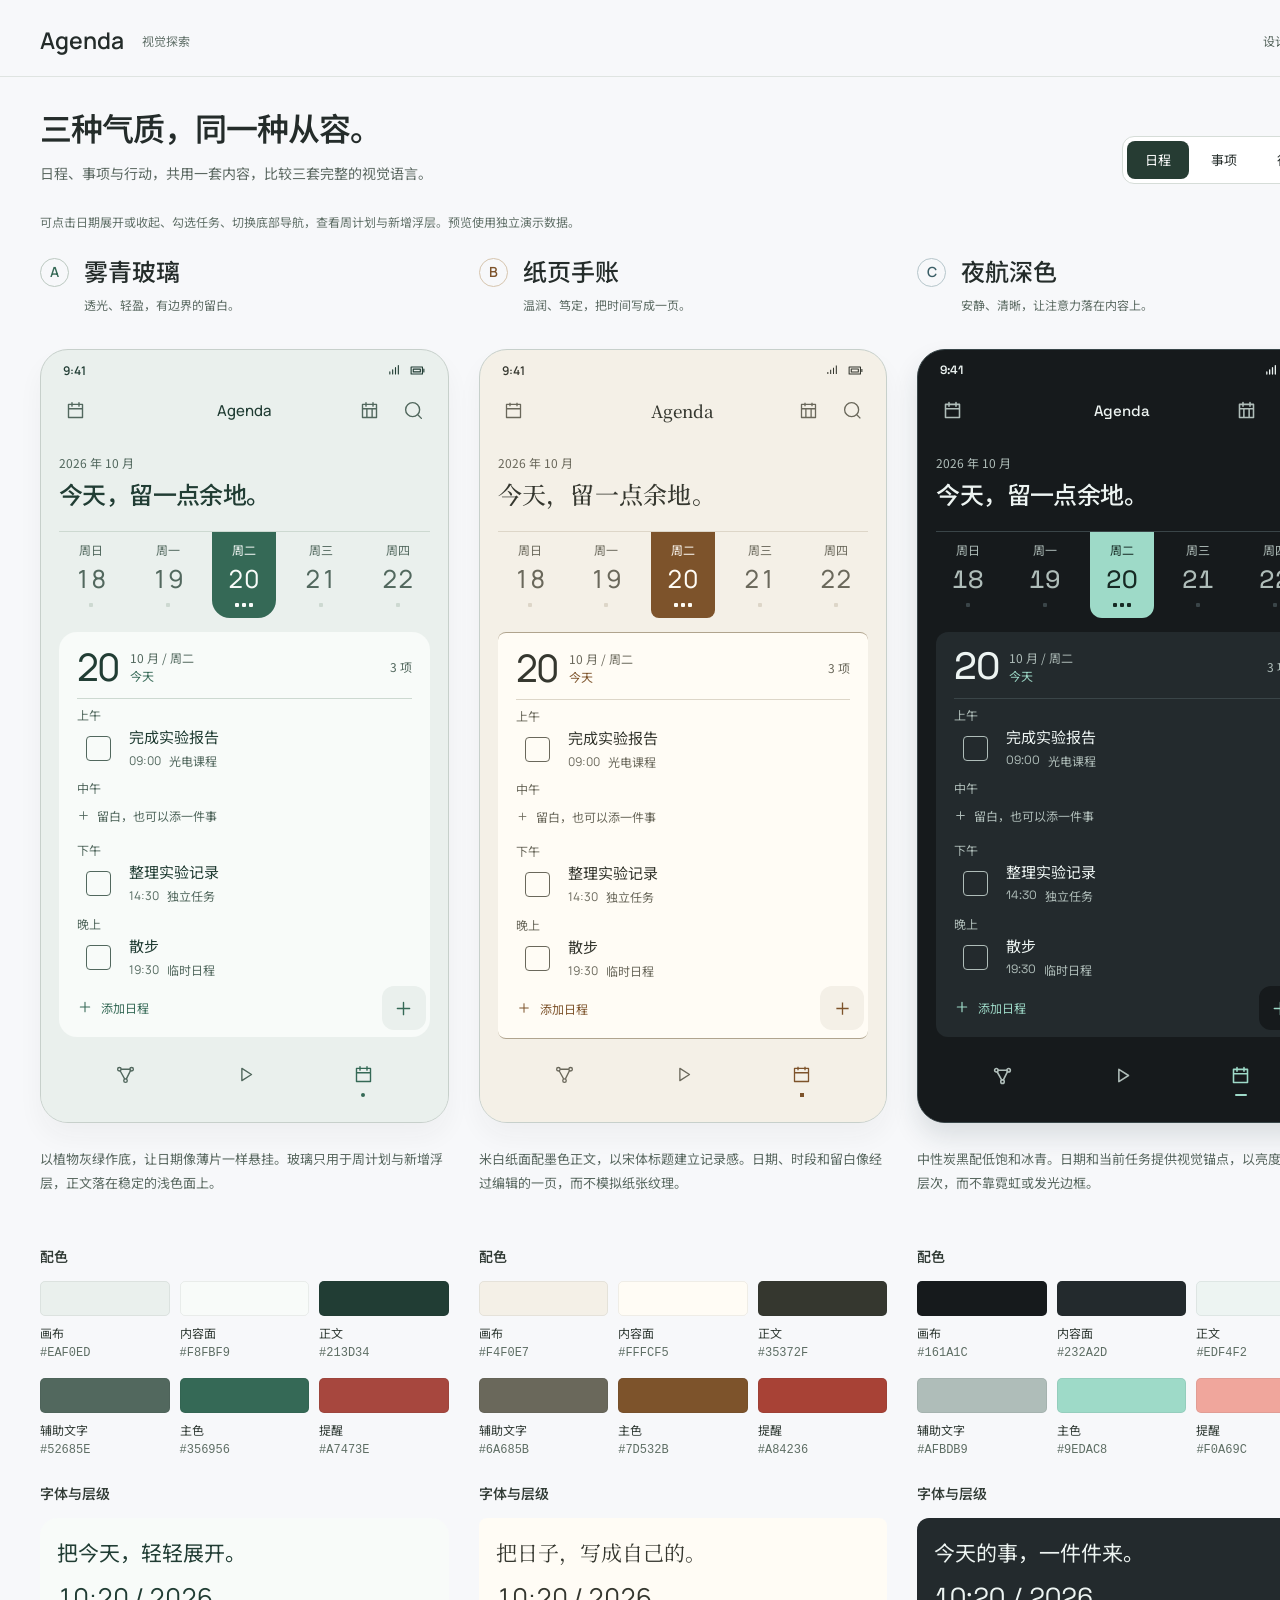
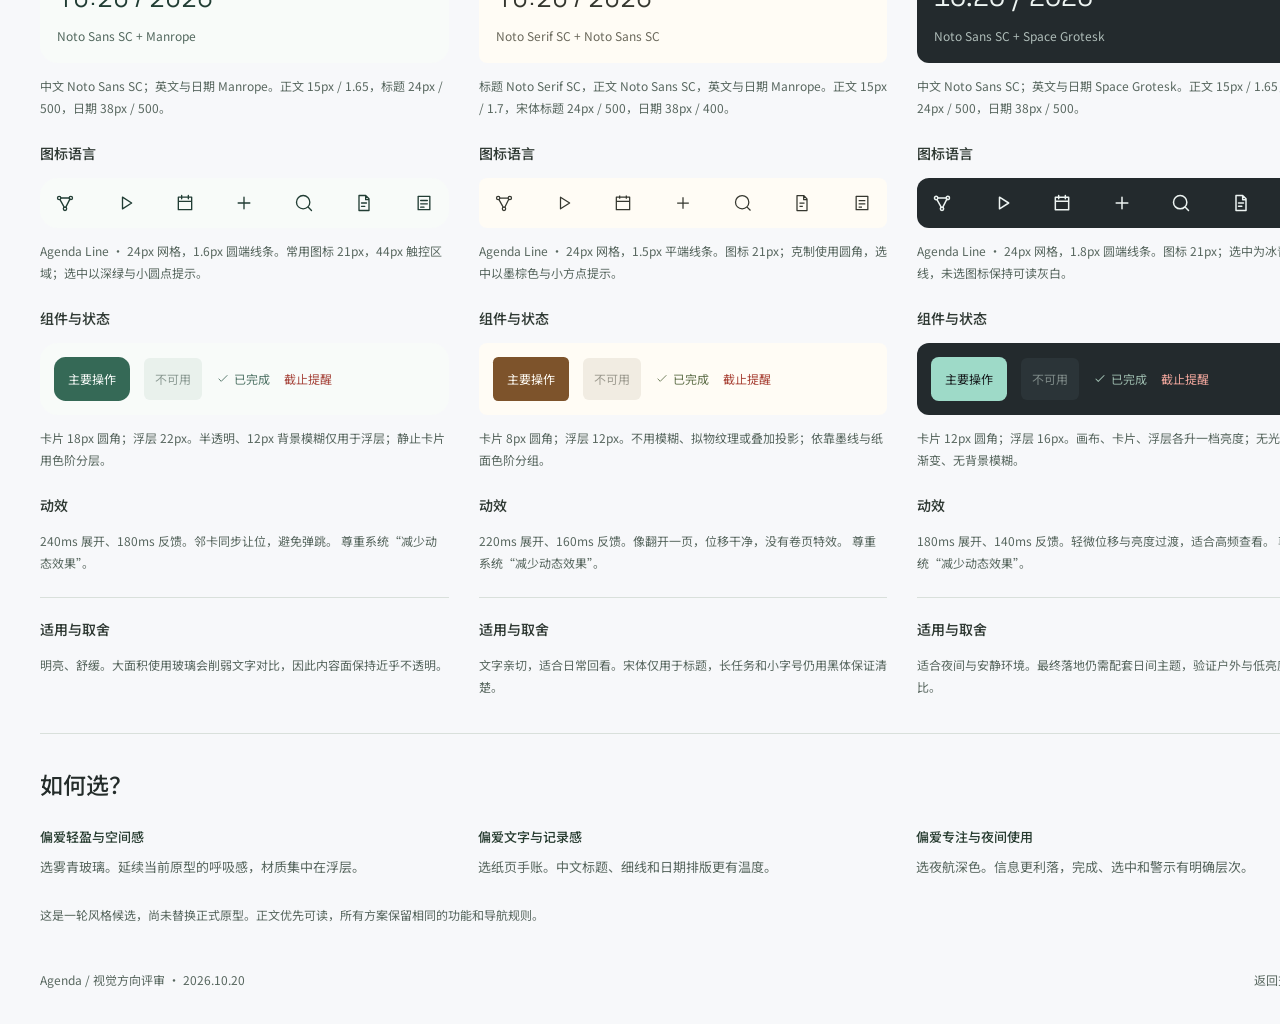
<file: prototype/visual-directions/overview.html>
<!doctype html>
<html lang="zh-CN"><head><meta charset="utf-8"><meta name="viewport" content="width=device-width,initial-scale=1"><meta name="theme-color" content="#f7f8fa"><title>Agenda · 三套方案总览</title><link rel="stylesheet" href="styles.css"><style>
body{width:1366px;min-width:1366px}body>main,.review-header,footer{max-width:1366px;padding-left:40px;padding-right:40px}.review-header{padding-top:22px;padding-bottom:17px}.review-intro{display:flex;padding-top:28px}.review-intro h1{font-size:32px}.review-intro p{max-width:none;font-size:14px}.view-controls{margin-top:0}.review-help{margin-bottom:22px}.directions{display:grid;grid-template-columns:repeat(3,minmax(0,1fr));max-width:none;gap:30px}.direction,.directions .direction{display:block!important}.mobile-choices{display:none}.direction-header{min-height:78px}.phone{height:774px;border-radius:28px}.phone-content{padding-inline:18px}.swatches{grid-template-columns:repeat(3,minmax(0,1fr))}.style-description{min-height:76px;margin-bottom:22px}.comparison-grid{grid-template-columns:repeat(3,minmax(0,1fr))}.style-spec section{margin-top:22px}.comparison{margin-top:34px}.type-display{font-size:21px}.review-header .wordmark{font-size:23px}
</style></head>
<body><header class="review-header"><a class="wordmark" href="../">Agenda<span>视觉探索</span></a><a class="doc-link" href="../../documents/视觉风格方案.md">设计说明 <span aria-hidden="true">↗</span></a></header>
<main><section class="review-intro"><div><h1>三种气质，同一种从容。</h1><p>日程、事项与行动，共用一套内容，比较三套完整的视觉语言。</p></div><div class="view-controls" role="group" aria-label="同步切换预览页面"><button data-view="schedule" aria-pressed="true">日程</button><button data-view="things" aria-pressed="false">事项</button><button data-view="action" aria-pressed="false">行动</button></div></section>
<div class="mobile-choices" role="group" aria-label="选择视觉方案"><button data-style="mist" aria-pressed="true">雾青玻璃</button><button data-style="paper" aria-pressed="false">纸页手账</button><button data-style="night" aria-pressed="false">夜航深色</button></div>
<p class="review-help">可点击日期展开或收起、勾选任务、切换底部导航，查看周计划与新增浮层。预览使用独立演示数据。</p>
<div id="directions" class="directions"></div>
<section class="comparison"><h2>如何选？</h2><div class="comparison-grid"><p><strong>偏爱轻盈与空间感</strong>选雾青玻璃。延续当前原型的呼吸感，材质集中在浮层。</p><p><strong>偏爱文字与记录感</strong>选纸页手账。中文标题、细线和日期排版更有温度。</p><p><strong>偏爱专注与夜间使用</strong>选夜航深色。信息更利落，完成、选中和警示有明确层次。</p></div><p class="footnote">这是一轮风格候选，尚未替换正式原型。正文优先可读，所有方案保留相同的功能和导航规则。</p></section></main>
<footer>Agenda / 视觉方向评审 · 2026.10.20 <a href="../">返回交互原型</a></footer><script src="app.js" defer></script></body></html>
</file>
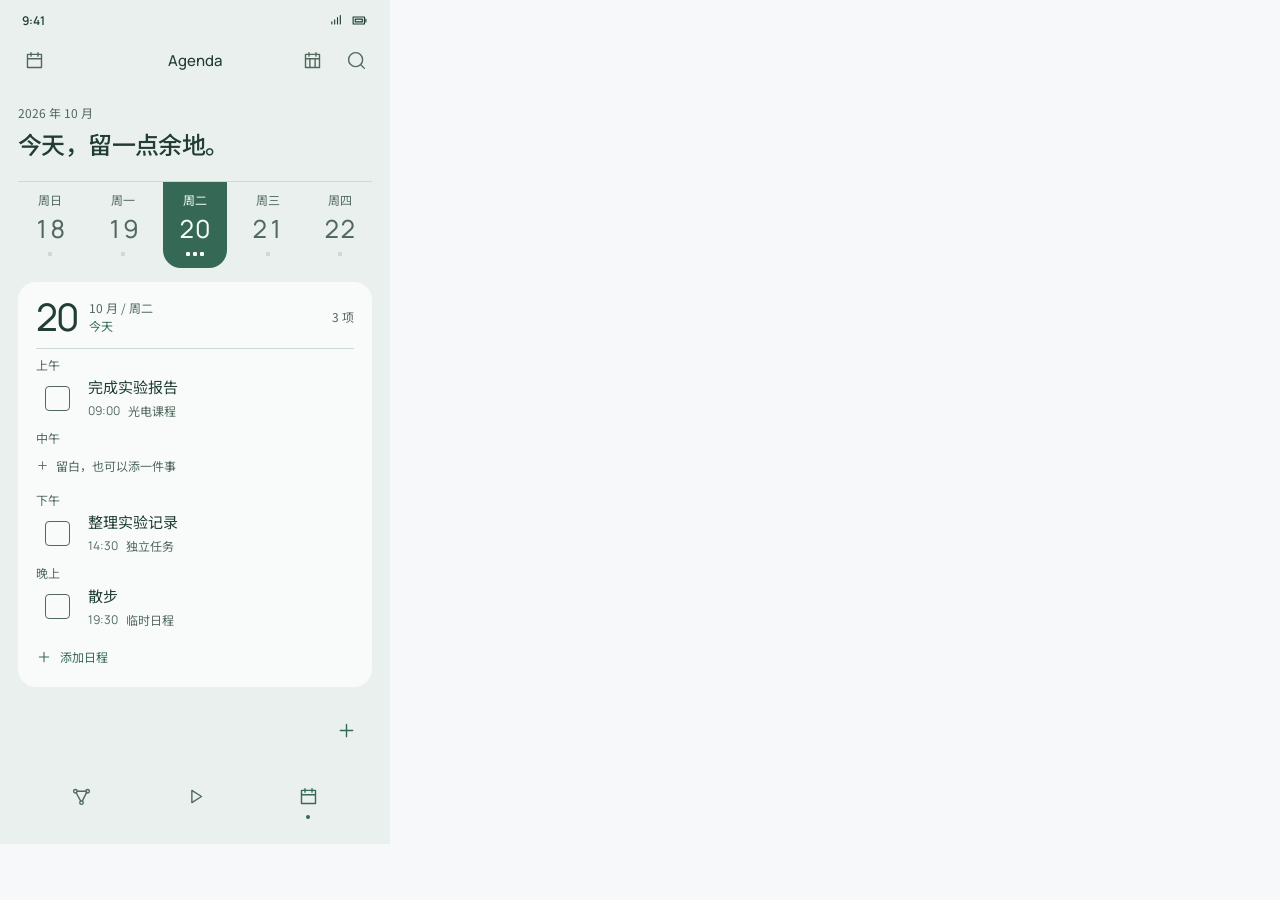
<file: prototype/visual-directions/phone.html>
<!doctype html><html lang="zh-CN"><head><meta charset="utf-8"><meta name="viewport" content="width=device-width,initial-scale=1"><title>Agenda · 手机视觉预览</title><link rel="stylesheet" href="styles.css"><style>html,body{margin:0;width:390px;min-width:390px;background:#f7f8fa}#directions{width:390px;display:block;max-width:none}.direction{display:none}.direction-header,.style-spec{display:none}.directions .phone{height:844px;width:390px;border:0;border-radius:0;box-shadow:none}.directions .direction.mist{display:block}body[data-review-style=paper] .directions .direction.mist,body[data-review-style=night] .directions .direction.mist{display:none}body[data-review-style=paper] .directions .direction.paper,body[data-review-style=night] .directions .direction.night{display:block}</style></head><body><div id="directions" class="directions"></div><script src="app.js"></script><script>const reviewStyle=new URLSearchParams(location.search).get('style');if(['mist','paper','night'].includes(reviewStyle))document.body.dataset.reviewStyle=reviewStyle;</script></body></html>
</file>
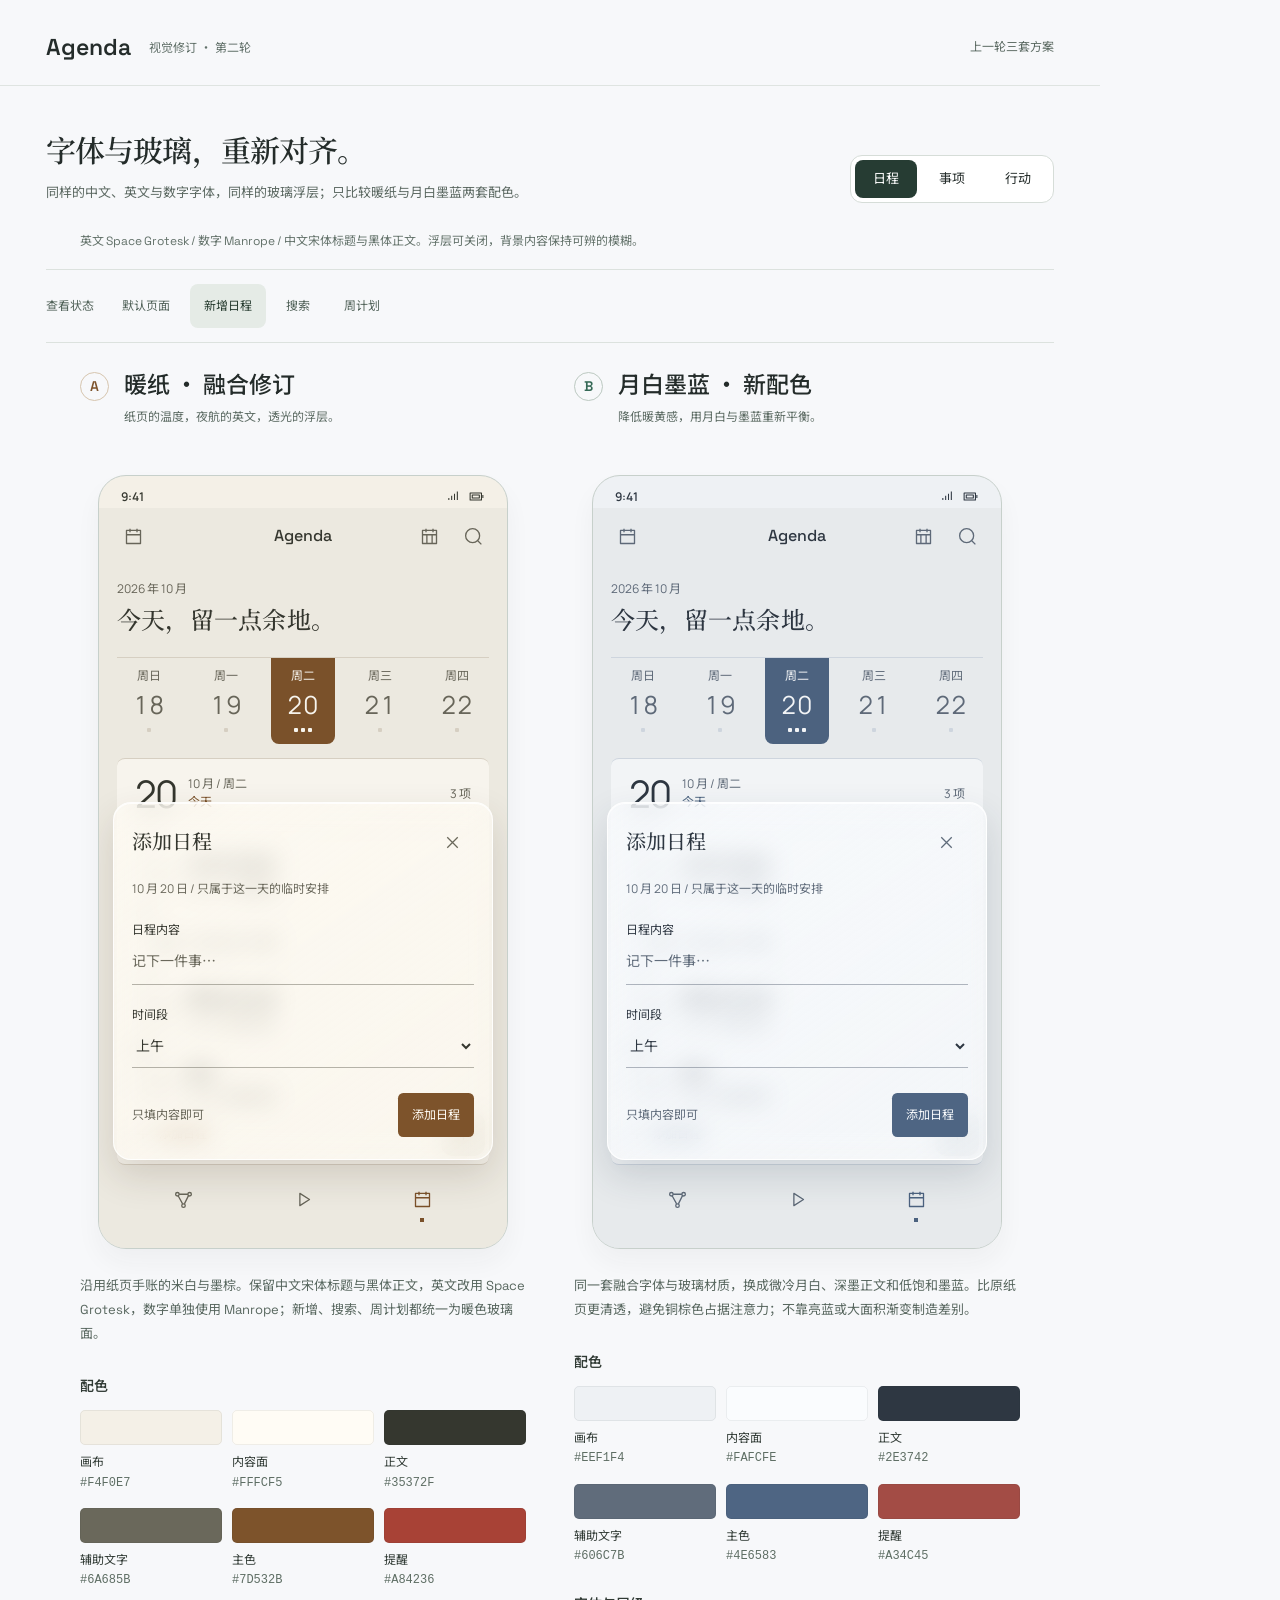
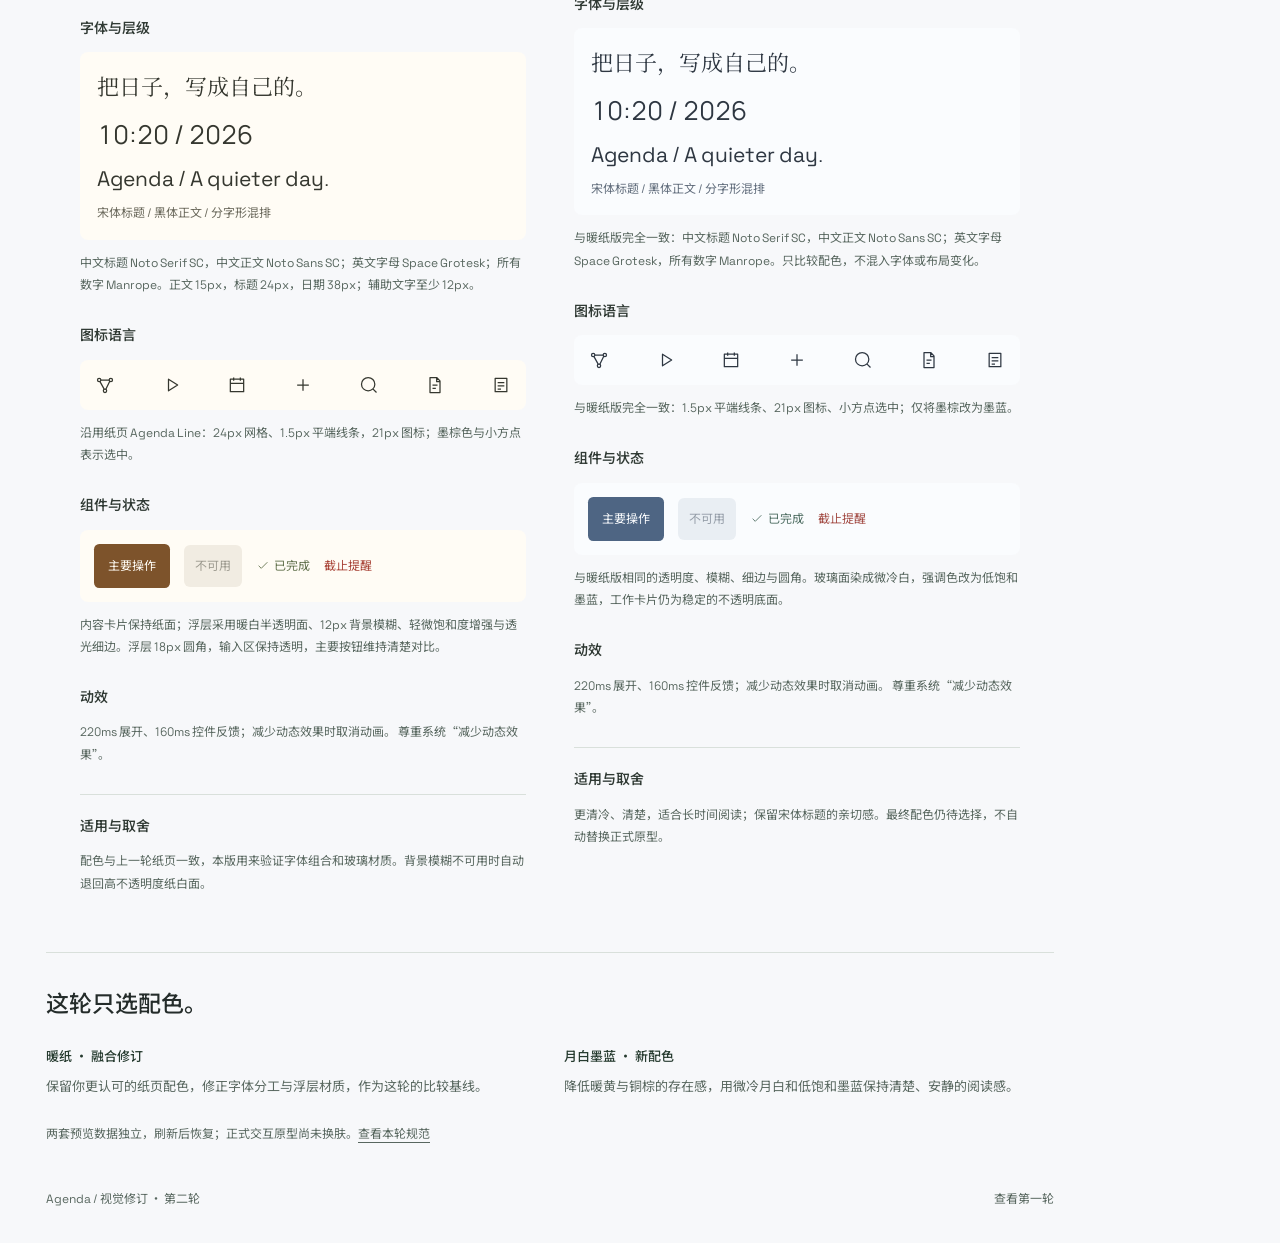
<file: prototype/visual-refinement/overview.html>
<!doctype html><html lang="zh-CN"><head><meta charset="utf-8"><meta name="viewport" content="width=device-width,initial-scale=1"><title>Agenda · 融合修订与新配色</title><link rel="stylesheet" href="../visual-directions/styles.css"><link rel="stylesheet" href="styles.css"><style>body{width:1100px;min-width:1100px}.mobile-choices{display:none}.review-header,body>main,footer{max-width:1100px;padding-left:46px;padding-right:46px}.review-intro{display:flex;max-width:none}.review-intro h1{font-size:30px}.review-intro p{max-width:620px;font-size:13px}.view-controls{margin:0}.directions{display:grid;grid-template-columns:repeat(2,minmax(0,1fr));max-width:940px;gap:48px}.directions .direction{display:block!important}.phone{width:410px;height:774px;border-radius:28px;max-width:410px}.state-controls{max-width:none}.state-controls>span{display:block}.state-controls button{flex:none;padding:9px 14px}.direction-header h2{font-size:23px}.comparison-grid{grid-template-columns:1fr 1fr}.review-help{margin-top:8px}.phone .phone-content{padding-left:18px;padding-right:18px}.phone .schedule-top h2{font-size:24px}.phone .task-copy>span{font-size:15px}.phone .day-number{font-size:38px}.phone .icon-btn{width:44px}.phone .app-name{font-size:16px}</style></head><body>
<header class="review-header"><a class="wordmark" href="../">Agenda<span>视觉修订 · 第二轮</span></a><a class="doc-link" href="../visual-directions/">上一轮三套方案</a></header>
<main><section class="review-intro"><div><h1>字体与玻璃，重新对齐。</h1><p>同样的中文、英文与数字字体，同样的玻璃浮层；只比较暖纸与月白墨蓝两套配色。</p></div><div class="view-controls" role="group" aria-label="切换预览页面"><button data-view="schedule" aria-pressed="true">日程</button><button data-view="things" aria-pressed="false">事项</button><button data-view="action" aria-pressed="false">行动</button></div></section>
<div class="mobile-choices" role="group" aria-label="选择修订方案"><button data-style="paper" aria-pressed="true">暖纸 · 融合修订</button><button data-style="mist" aria-pressed="false">月白墨蓝 · 新配色</button></div>
<p class="review-help">英文 Space Grotesk / 数字 Manrope / 中文宋体标题与黑体正文。浮层可关闭，背景内容保持可辨的模糊。</p>
<div class="state-controls" role="group" aria-label="同步查看浮层状态"><span>查看状态</span><button data-state="rest" aria-pressed="false">默认页面</button><button data-state="create" aria-pressed="true">新增日程</button><button data-state="search" aria-pressed="false">搜索</button><button data-state="week" aria-pressed="false">周计划</button></div>
<div id="directions" class="directions"></div>
<section class="comparison"><h2>这轮只选配色。</h2><div class="comparison-grid"><p><strong>暖纸 · 融合修订</strong>保留你更认可的纸页配色，修正字体分工与浮层材质，作为这轮的比较基线。</p><p><strong>月白墨蓝 · 新配色</strong>降低暖黄与铜棕的存在感，用微冷月白和低饱和墨蓝保持清楚、安静的阅读感。</p></div><p class="footnote">两套预览数据独立，刷新后恢复；正式交互原型尚未换肤。<a href="../../documents/视觉修订第二轮.md">查看本轮规范</a></p></section></main><footer>Agenda / 视觉修订 · 第二轮<a href="../visual-directions/">查看第一轮</a></footer>
<script src="config.js"></script><script src="../visual-directions/app.js"></script></body></html>
</file>
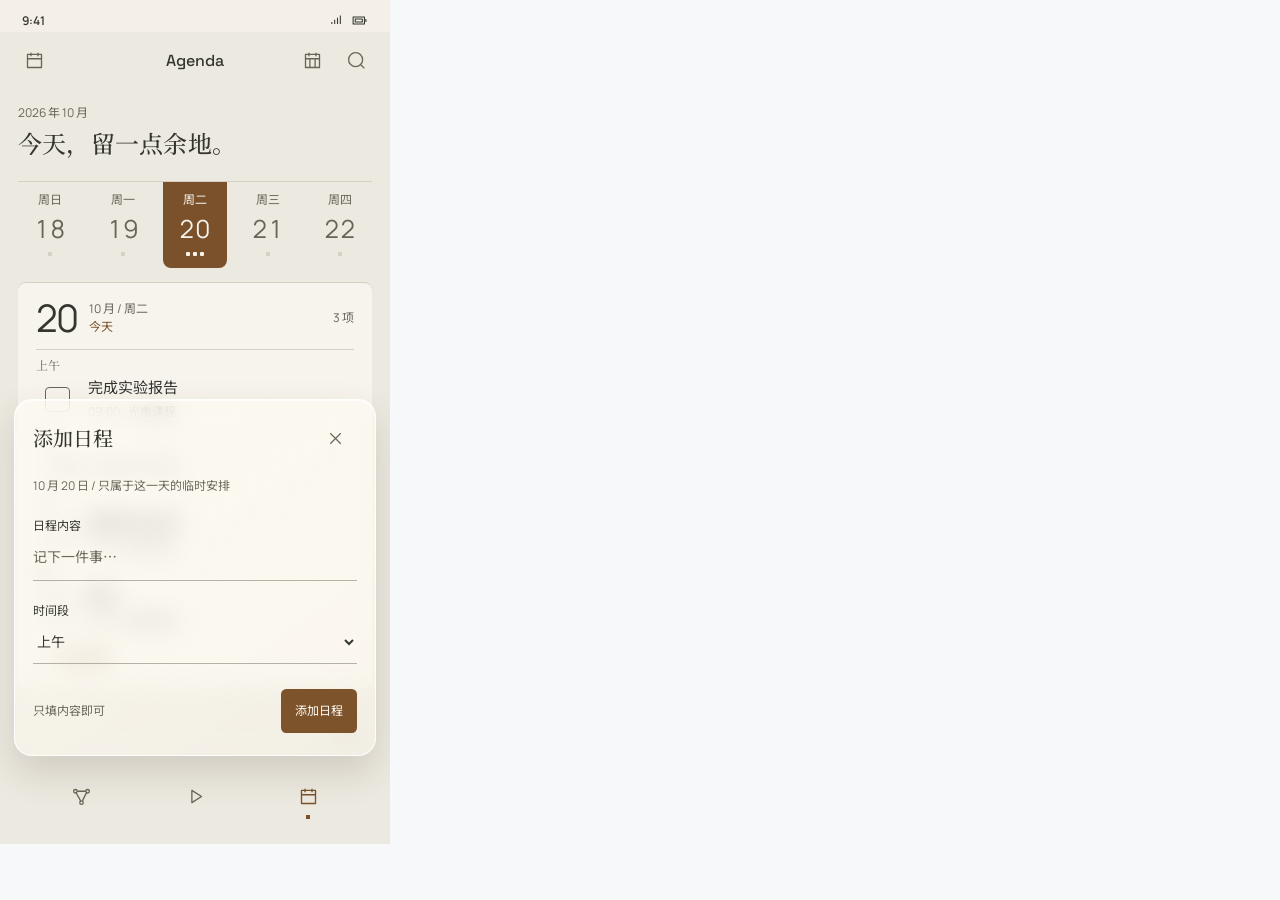
<file: prototype/visual-refinement/phone.html>
<!doctype html><html lang="zh-CN"><head><meta charset="utf-8"><meta name="viewport" content="width=device-width,initial-scale=1"><title>Agenda · 融合方案手机预览</title><link rel="stylesheet" href="../visual-directions/styles.css"><link rel="stylesheet" href="styles.css"><style>html,body{margin:0;width:390px;min-width:390px}#directions{width:390px;max-width:none;display:block}.direction-header,.style-spec{display:none}.directions .direction{display:none!important}body:not([data-review-style=mist]) .directions .direction.paper,body[data-review-style=mist] .directions .direction.mist{display:block!important}.directions .phone{width:390px;height:844px;max-width:none;border:0;border-radius:0;box-shadow:none}</style></head><body><div id="directions" class="directions"></div><script src="config.js"></script><script src="../visual-directions/app.js"></script><script>document.body.dataset.reviewStyle=new URLSearchParams(location.search).get('style')==='mist'?'mist':'paper';</script></body></html>
</file>
<file: prototype/styles.css>
:root{font-family:system-ui,-apple-system,"Segoe UI","Microsoft YaHei",sans-serif;color:#292b2a;background:#e9e9e7;font-size:14px}body{margin:0}
*{box-sizing:border-box}button,input,textarea,select{font:inherit}button{cursor:pointer}button:disabled{cursor:default}svg{width:20px;height:20px;fill:none;stroke:currentColor;stroke-width:1.75;stroke-linecap:round;stroke-linejoin:round}.icon-defs{position:absolute;width:0;height:0;overflow:hidden}
.desktop-stage{min-height:100dvh;display:grid;place-items:center;padding:16px}.app-shell{width:min(430px,100%);height:min(860px,calc(100dvh - 32px));min-height:620px;position:relative;overflow:hidden;background:#f4f4f2;border:1px solid #d8d8d4;border-radius:30px;box-shadow:0 18px 45px #00000012;isolation:isolate}.status-line{height:33px;padding:12px 22px 0;display:flex;justify-content:space-between;color:#858682;font-size:11px}.app-header{height:54px;display:flex;align-items:center;justify-content:space-between;padding:0 12px;position:relative;z-index:10;pointer-events:none}.app-header>*{pointer-events:auto}#header-title{position:absolute;left:50%;transform:translateX(-50%);color:#777b76;font-size:12px;letter-spacing:.22em}.header-actions{display:flex;gap:0;margin-left:auto}.icon-button{width:44px;height:44px;min-width:44px;border:0;background:transparent;color:#787e78;border-radius:14px;display:grid;place-items:center}.icon-button:hover,.icon-button:focus-visible{background:#e7e9e5;color:#262b27}.icon-button[hidden]{display:none}#main{position:absolute;inset:87px 0 72px;overflow:hidden}.primary-nav{position:absolute;bottom:calc(11px + env(safe-area-inset-bottom));left:59px;right:59px;height:50px;display:flex;justify-content:space-around;align-items:center;z-index:10}.primary-nav button{width:50px;height:50px;border:0;border-radius:15px;background:transparent;color:#898e89;display:grid;place-items:center;position:relative}.primary-nav button:hover{background:#e8eae6}.primary-nav button[aria-current=page]{background:#e3e6e1;color:#343a35}.primary-nav button[aria-current=page]::after{content:"";position:absolute;bottom:5px;width:4px;height:4px;border-radius:50%;background:#555e55}.primary-nav svg{width:21px;height:21px}#toast{position:absolute;left:50%;bottom:83px;transform:translateX(-50%) translateY(8px);max-width:80%;padding:9px 15px;border-radius:18px;background:#323632;color:#fff;opacity:0;pointer-events:none;transition:opacity .2s,transform .2s;z-index:30;white-space:nowrap;font-size:12px}#toast.show{opacity:1;transform:translateX(-50%) translateY(0)}
.graph-viewport{position:absolute;inset:0;overflow:hidden;touch-action:none;background:radial-gradient(circle at 50% 40%,#fbfbf9 0,#f4f4f2 80%)}.graph-stage{position:absolute;top:0;left:0;transform-origin:0 0;will-change:transform}.graph-edges{position:absolute;inset:0;width:100%;height:100%;overflow:visible;pointer-events:none}.graph-edges path{fill:none;stroke:#c6cbc5;stroke-width:1.5}.graph-node{position:absolute;transform:translate(-50%,-50%);border:1px solid #d4d9d3;background:#fdfdfb;color:#343b35;border-radius:14px;min-height:40px;padding:9px 12px;white-space:nowrap;font-size:16px;text-align:center;box-shadow:0 2px 8px #2025200a;touch-action:none}.graph-node.object{border:0;background:#e3e8e1;border-radius:24px;font-size:19px;font-weight:500;padding:12px 17px}.graph-node.branch{background:#f4f4f2;border:0;color:#747a74;box-shadow:none;font-size:15px;padding:7px 11px}.graph-node.task.done{color:#969b95;text-decoration:line-through}.graph-node.file{border-radius:6px 14px 14px 6px}.graph-node.note{border-style:dashed;background:#f5f5f2}.graph-node.task::before{content:"○";color:#717a71;margin-right:7px}.graph-node.task.done::before{content:"✓"}.graph-hint{position:absolute;bottom:10px;left:16px;color:#9da19c;font-size:11px;pointer-events:none;z-index:2}.graph-focus{position:absolute;right:15px;bottom:13px;width:42px;height:42px;border:0;background:#f5f6f3d9;border-radius:13px;color:#7c837c;display:grid;place-items:center;z-index:3}.graph-focus svg{width:18px;height:18px}.graph-viewport.dragging{cursor:grabbing}.graph-node:focus-visible{outline:2px solid #555e55;outline-offset:2px}
.board-scroll{height:100%;overflow-y:auto;overscroll-behavior:contain;padding:14px 14px 80px;scrollbar-width:thin}.board-row{display:flex;gap:11px;align-items:stretch;margin-bottom:11px;min-height:126px}.board-card{width:calc(50% - 5.5px);min-width:0;border:1px solid #dddfda;border-radius:20px;background:#fdfdfb;padding:15px 13px;min-height:126px;transition:width .3s cubic-bezier(.2,.75,.25,1),min-height .3s,transform .2s,opacity .2s;touch-action:pan-y;user-select:none;position:relative}.board-card:nth-child(2){min-height:146px}.board-row.left-expanded .board-card:first-child,.board-row.right-expanded .board-card:last-child{width:72%;min-height:238px}.board-row.left-expanded .board-card:last-child,.board-row.right-expanded .board-card:first-child{width:28%;min-height:238px;padding:14px 8px}.board-row.left-expanded .board-card:last-child .card-sub,.board-row.right-expanded .board-card:first-child .card-sub{display:none}.board-row.left-expanded .board-card:last-child .card-title,.board-row.right-expanded .board-card:first-child .card-title{font-size:12px;overflow-wrap:anywhere}.board-card.dragging{z-index:8;opacity:.85;box-shadow:0 15px 30px #0002;transition:none;touch-action:none}.board-card.drag-target{outline:2px dashed #858b85}.card-kind{font-size:10px;color:#919891;letter-spacing:.1em}.card-title{display:block;font-size:16px;font-weight:500;line-height:1.35;margin:10px 0 8px}.card-sub{color:#878d87;font-size:11px}.card-body{border-top:1px solid #e3e5e0;margin-top:14px;padding-top:8px;display:grid;gap:2px}.card-line{display:flex;align-items:center;gap:5px;border:0;background:transparent;padding:7px 0;text-align:left;color:#4a514a;font-size:12px;min-height:34px}.card-line svg{width:14px;height:14px;flex:none}.card-line.done{text-decoration:line-through;color:#9ba09b}.card-line:hover{text-decoration:underline}.board-tip{margin:13px 3px;color:#a0a69f;font-size:11px}
.action-scroll,.schedule-scroll{height:100%;overflow-y:auto;padding:20px 20px 76px;scrollbar-width:thin}.action-intro,.schedule-intro{font-size:23px;font-weight:500;line-height:1.4;letter-spacing:-.03em;margin:10px 0 25px}.action-entry{width:100%;border:1px solid #e0e2dd;background:#fdfdfb;border-radius:20px;text-align:left;display:flex;justify-content:space-between;align-items:center;padding:17px 19px;min-height:77px;margin-bottom:11px;color:#303630}.action-entry span{font-size:15px;font-weight:500}.action-entry small{font-size:11px;color:#9ba09a}.action-entry strong{font-weight:400;color:#9ca19b}.text-action{border:0;background:transparent;color:#848b83;padding:9px 1px;margin-top:12px;font-size:12px}.text-action:hover{text-decoration:underline}.backline{border:0;background:transparent;color:#737a73;font-size:12px;padding:8px 0;margin-bottom:12px}.task-result{padding:13px 0;border-bottom:1px solid #dedfdb;display:flex;gap:10px;align-items:center}.task-result:last-child{border-bottom:0}.task-result .task-main{border:0;background:transparent;text-align:left;flex:1;color:#323832;padding:5px;font-size:14px}.task-result small{display:block;color:#969c96;font-size:11px;margin-top:5px}.check-button{width:38px;height:38px;border:1px solid #d4d8d1;border-radius:50%;background:#fdfdfb;color:#657065;display:grid;place-items:center}.check-button.checked{background:#e5e9e3}.check-button svg{width:18px;height:18px}.leisure-empty{color:#949a94;font-size:13px;margin-top:20px}
.schedule-switch{display:flex;gap:8px;margin:0 0 19px}.schedule-switch button{border:0;background:transparent;color:#929892;padding:7px 4px;font-size:12px}.schedule-switch button.active{color:#3f473f;border-bottom:1px solid #727b72}.schedule-switch button.week-trigger{margin-left:auto}.schedule-switch svg{width:16px;height:16px}.hanging-track{position:relative;margin:26px -20px 0;padding:0 20px 10px}.hanging-track::before{content:"";position:absolute;left:0;right:0;top:0;height:1px;background:#b9beba}.hanging-days{display:flex;align-items:flex-start;gap:9px;overflow-x:auto;padding:0 20px 5px;scrollbar-width:none}.hanging-days::-webkit-scrollbar{display:none}.hang-day{position:relative;border:1px solid #dedfda;border-top:2px solid #b7bcb6;border-radius:0 0 17px 17px;background:#fdfdfb;color:#3f453f;min-width:82px;width:82px;height:95px;text-align:left;padding:12px 10px;transition:width .28s,height .28s,min-width .28s;flex:none}.hang-day.selected{min-width:min(280px,72vw);width:min(280px,72vw);height:380px;padding:16px}.hang-day .date{font-size:17px;font-weight:500;display:block}.hang-day .weekday{font-size:11px;color:#969c95}.hang-day .density{display:flex;gap:3px;margin-top:11px}.hang-day .density i{width:7px;height:7px;background:#818a80;border-radius:2px}.hang-day .density i.empty{background:#e3e6e0}.hang-expanded{display:grid;gap:9px;border-top:1px solid #e1e3de;margin-top:15px;padding-top:10px}.hang-period{font-size:11px;color:#7e857e}.hang-period span{display:block;color:#323932;font-size:12px;margin-top:3px;overflow:hidden;text-overflow:ellipsis;white-space:nowrap}.hang-day:not(.selected) .hang-expanded{display:none}.schedule-quote{margin:25px 3px;color:#999e98;font-size:13px;line-height:1.7;white-space:pre-wrap}.add-period{border:1px dashed #c9cec8;background:transparent;border-radius:11px;color:#858c84;padding:8px;font-size:11px;margin-top:5px;width:100%}.full-flow{display:flex;gap:15px;overflow-x:auto;scroll-snap-type:x mandatory;scroll-padding-inline:9%;margin:0 -20px;padding:10px 9% 18px;scrollbar-width:none}.full-flow::-webkit-scrollbar{display:none}.full-day{flex:0 0 89%;min-height:480px;background:#fdfdfb;border:1px solid #e0e3dd;border-radius:23px;padding:22px;scroll-snap-align:center}.full-day h3{font-size:21px;font-weight:500;margin:0 0 23px}.full-day small{color:#9ba29a}.full-period{border-top:1px solid #e6e8e3;padding:14px 0;min-height:83px}.full-period b{font-size:11px;color:#8b928a;font-weight:400}.full-period p{margin:6px 0;font-size:13px}.week-list{margin-top:14px;border-top:1px solid #dedfdb}.week-row{display:flex;gap:9px;align-items:center;padding:12px 0;border-bottom:1px solid #dedfdb}.week-row span{flex:1}.week-row.done span{text-decoration:line-through;color:#9ba09b}.week-add{width:100%;border:1px dashed #ccd0ca;background:transparent;color:#737b72;border-radius:13px;padding:12px;margin-top:16px}
.hang-item{border:0;background:transparent;color:#353d35;font-size:12px;padding:3px 0;text-align:left;display:block;max-width:100%;white-space:nowrap;overflow:hidden;text-overflow:ellipsis}.hang-item:hover{text-decoration:underline}
.overlay{position:absolute;inset:0;background:#2125214d;z-index:25;display:flex;align-items:flex-end}.sheet{width:100%;max-height:86%;overflow-y:auto;background:#fbfbf9;border-radius:23px 23px 0 0;padding:18px 20px calc(22px + env(safe-area-inset-bottom));box-shadow:0 -10px 30px #0002}.sheet-head{display:flex;justify-content:space-between;align-items:center;margin-bottom:15px}.sheet h2{font-size:18px;font-weight:500;margin:0}.sheet h3{font-size:13px;font-weight:500;margin:20px 0 9px}.sheet p{font-size:13px;color:#606860;line-height:1.7}.sheet .close{border:0;background:transparent;width:36px;height:36px;color:#717971}.sheet label{display:block;color:#777e77;font-size:12px;margin:13px 0 5px}.sheet input,.sheet textarea,.sheet select{width:100%;border:1px solid #d5d9d3;background:#fff;color:#292f29;border-radius:12px;padding:11px 12px;font-size:14px}.sheet textarea{min-height:90px;resize:vertical}.sheet .choice-row{display:flex;gap:9px;flex-wrap:wrap;margin:13px 0}.sheet .choice-row button,.sheet .choice-row label{border:1px solid #d7dad4;border-radius:12px;background:#fff;color:#596159;padding:10px 13px;margin:0;min-height:40px}.sheet .choice-row button.active{background:#e5e9e3;color:#303a30;border-color:#aab4a9}.sheet .sheet-submit{border:0;border-radius:13px;background:#414a41;color:#fff;padding:12px 20px;min-height:44px;margin-top:17px}.sheet .sheet-secondary{border:1px solid #d4d9d2;border-radius:13px;background:#fff;color:#586158;padding:11px 16px;min-height:44px;margin:17px 0 0 8px}.sheet .sheet-list{max-height:255px;overflow-y:auto}.sheet .sheet-result{border:0;border-bottom:1px solid #e1e3de;background:transparent;text-align:left;width:100%;padding:13px 3px;color:#333b33}.sheet .sheet-result small{display:block;color:#929992;margin-top:4px}.sheet .inline-check{display:flex;align-items:center;gap:8px;margin:10px 0}.sheet .inline-check input{width:19px;height:19px}.sheet .reminder-list{display:grid;gap:8px}.sheet .reminder-row{border:1px solid #e0e3dd;border-radius:14px;padding:12px;display:flex;justify-content:space-between;gap:10px}.sheet .reminder-row small{color:#929992}.sheet .empty{color:#9ba29a;padding:18px 0}.sheet .error{color:#8a5e5e;font-size:12px;margin:8px 0}
@media(max-width:520px){.desktop-stage{padding:0;display:block}.app-shell{width:100%;height:100dvh;min-height:0;border:0;border-radius:0;box-shadow:none}.primary-nav{bottom:calc(11px + env(safe-area-inset-bottom))}#main{bottom:calc(72px + env(safe-area-inset-bottom))}}
@media(prefers-reduced-motion:reduce){*,*:before,*:after{scroll-behavior:auto!important;transition-duration:0.01ms!important;animation-duration:0.01ms!important}}

/* Full-bleed content with controls floating over it. */
.status-line{position:absolute;top:0;left:0;right:0;z-index:11;pointer-events:none}
.app-header{position:absolute;top:33px;left:0;right:0;background:transparent}
.icon-button{border:1px solid rgba(214,219,212,.45);border-radius:50%;background:rgba(250,251,249,.42);backdrop-filter:blur(5px);-webkit-backdrop-filter:blur(5px)}
.icon-button:hover,.icon-button:focus-visible{background:rgba(250,251,249,.9)}
#main{inset:0}
.board-scroll{padding-top:101px;padding-bottom:104px}
.action-scroll,.schedule-scroll{padding-top:103px;padding-bottom:104px}
.graph-hint{bottom:96px}
.graph-focus{bottom:93px;border-radius:50%;background:rgba(250,251,249,.58);backdrop-filter:blur(5px);-webkit-backdrop-filter:blur(5px)}
.primary-nav{left:0;right:0;bottom:0;height:calc(82px + env(safe-area-inset-bottom));padding:0 24px env(safe-area-inset-bottom);justify-content:space-evenly;background:transparent}
.primary-nav button{width:52px;height:52px;border:1px solid rgba(207,215,206,.58);border-radius:50%;background:rgba(250,251,249,.38);color:rgba(55,66,56,.68);backdrop-filter:blur(5px);-webkit-backdrop-filter:blur(5px);transition:background .2s,color .2s,border-color .2s,box-shadow .2s}
.primary-nav button:hover{background:rgba(250,251,249,.78)}
.primary-nav button[aria-current=page]{background:rgba(226,232,224,.58);color:rgba(44,56,46,.9)}
.primary-nav button[aria-current=page]::after{bottom:5px}
.primary-nav.revealed button{background:#fbfcfa;color:#4e594e;border-color:#d1d9d0;box-shadow:0 3px 14px #27332725}
.primary-nav.revealed button[aria-current=page]{background:#dfe8dd;color:#273727;border-color:#b8c7b7}
.primary-nav:focus-visible{outline:1px solid #8b988b;outline-offset:-4px}

/* Action cards expand in place. */
.action-intro{margin-bottom:20px}
.action-board{display:grid;gap:11px}
.action-card-row{display:flex;gap:11px;min-height:170px;align-items:stretch}
.action-card{width:calc(50% - 5.5px);min-width:0;padding:17px 14px;border:1px solid #dddfda;border-radius:20px;background:#fdfdfb;position:relative;transition:width .3s cubic-bezier(.2,.75,.25,1),min-height .3s;cursor:pointer;overflow:hidden}
.action-card-row.left-expanded,.action-card-row.right-expanded{min-height:258px}
.action-card-row.left-expanded .action-card:first-child,.action-card-row.right-expanded .action-card:last-child{width:72%}
.action-card-row.left-expanded .action-card:last-child,.action-card-row.right-expanded .action-card:first-child{width:28%;padding-inline:9px}
.action-card:focus-visible{outline:2px solid #697669;outline-offset:2px}
.action-card-title{display:block;font-size:16px;font-weight:500;line-height:1.35;overflow-wrap:anywhere}
.action-card-count{display:block;color:#a0a69f;font-size:11px;margin-top:7px}
.action-card-preview{display:grid;gap:7px;margin-top:19px;font-size:12px;line-height:1.4;color:#6e776e}
.action-card-preview span{overflow:hidden;text-overflow:ellipsis;white-space:nowrap}
.action-card.expanded .action-card-preview,.action-card-row.left-expanded .action-card:last-child .action-card-preview,.action-card-row.right-expanded .action-card:first-child .action-card-preview{display:none}
.action-card-detail{border-top:1px solid #e3e5e0;margin-top:16px;padding-top:3px}
.action-card-detail .task-result{padding:8px 0;gap:6px}
.action-card-detail .check-button{width:30px;height:30px;min-width:30px}
.action-card-detail .task-main{min-width:0;font-size:12px}
.action-card-detail .task-main small{font-size:10px;line-height:1.45}
.action-card-detail p{font-size:12px;color:#566056;padding:8px 0;margin:0;border-bottom:1px solid #e7e9e5}
.action-card-detail .card-line{font-size:11px}

/* Both daily schedule layouts begin just above one quarter down the app screen. */
.schedule-day-scroll{padding-top:var(--schedule-anchor,19vh)}
.schedule-day-scroll .hanging-track{margin-top:0}
.schedule-day-scroll .full-flow{padding-top:0}

/* Compact square completion controls share a larger tap target. */
.check-button,.action-card-detail .check-button{width:28px;height:28px;min-width:28px;flex:none;border:0;border-radius:0;background:transparent;position:relative;color:#526252}
.check-button::before{content:"";position:absolute;inset:5px;border:1px solid #b8c1b7;border-radius:3px;background:#fff}
.check-button.checked,.check-button:hover{background:transparent}
.check-button.checked::before{background:#e1e9df;border-color:#a9b9a7}
.check-button svg{width:13px;height:13px;position:relative;z-index:1;pointer-events:none}
.check-button:focus-visible{outline:2px solid #697669;outline-offset:1px;border-radius:4px}
.board-task-row{display:flex;align-items:center;gap:4px;min-width:0}
.board-task-row .card-line{min-width:0;flex:1}
.hang-items{display:grid;gap:2px;margin-top:3px}
.hang-item-row,.full-item{display:flex;align-items:center;gap:4px;min-width:0;color:#353d35}
.hang-item-row .hang-item-label{display:block;min-width:0;overflow:hidden;text-overflow:ellipsis;white-space:nowrap;font-size:12px}
.hang-empty{display:block;font-size:12px;color:#8e958d}
.hang-item-row.done .hang-item-label,.full-item.done span{color:#909890;text-decoration:line-through}
.full-item{font-size:13px;line-height:1.45;margin:3px 0}
.full-item span{min-width:0;overflow-wrap:anywhere}

/* An editable line occupies the quiet space below collapsed dates. */
.schedule-day-scroll{position:relative}
.schedule-quote{display:block;width:calc(100% - 32px);margin:25px auto 0;padding:12px;border:0;background:transparent;color:#768076;text-align:center;font-family:"Songti SC","Noto Serif SC","Source Han Serif SC",Georgia,serif;font-size:18px;font-weight:400;line-height:1.85;letter-spacing:.11em;white-space:pre-wrap;cursor:pointer}
.schedule-quote.center-quote{position:absolute;top:calc(var(--schedule-anchor) + 112px);bottom:94px;left:16px;right:16px;width:auto;margin:0;display:flex;align-items:center;justify-content:center;font-size:21px;letter-spacing:.14em}
.schedule-quote:hover,.schedule-quote:focus-visible{color:#424f44}
.schedule-quote:focus-visible{outline:1px solid #9daa9d;outline-offset:-4px;border-radius:14px}

/* The week plan opens beside its header icon without replacing the day view. */
#week-root{position:absolute;inset:0;z-index:14;pointer-events:none}
.week-popover{position:absolute;top:92px;right:14px;width:min(306px,calc(100% - 28px));max-height:min(430px,calc(100% - 180px));overflow-y:auto;pointer-events:auto;padding:17px 18px 18px;border:1px solid rgba(204,212,202,.88);border-radius:20px;background:rgba(251,252,249,.95);box-shadow:0 12px 32px #28352824;backdrop-filter:blur(12px);-webkit-backdrop-filter:blur(12px)}
.week-popover-head{display:flex;align-items:flex-start;justify-content:space-between;gap:12px}
.week-popover-head small{font-size:10px;color:#929b91}
.week-popover h2{font-size:16px;font-weight:500;margin:5px 0 0}
.week-close{width:30px;height:30px;flex:none;border:0;border-radius:50%;background:transparent;color:#788278;display:grid;place-items:center}
.week-close svg{width:17px;height:17px}
.week-popover .week-list{margin-top:13px}
.week-popover .week-row{font-size:12px;padding:8px 0;gap:4px}
.week-popover .week-add{font-size:12px;margin-top:13px}
.hang-day.selected{height:auto;min-height:380px}

/* Complete day cards stay prominent while neighboring dates remain visible. */
.full-flow{gap:13px;scroll-padding-inline:9.5%;padding-inline:9.5%}
.full-day{flex-basis:81%;min-height:450px;padding:19px;border-radius:20px}
.full-day h3{font-size:19px;margin-bottom:18px}
.full-period{min-height:76px;padding:11px 0}

/* The controls are bare icons; the main content remains visible behind them. */
.icon-button,.icon-button:hover,.icon-button:focus-visible{border:0;border-radius:0;background:transparent;box-shadow:none;backdrop-filter:none;-webkit-backdrop-filter:none}
.icon-button{color:#778078}
.icon-button:hover,.icon-button:focus-visible{color:#2d3b30}
.icon-button:focus-visible,.graph-focus:focus-visible,.primary-nav button:focus-visible{outline:2px solid #839184;outline-offset:2px}
.floating-add{position:absolute;right:15px;bottom:113px;z-index:12}
.graph-focus{left:16px;right:auto;bottom:93px;background:transparent;border:0;border-radius:0;box-shadow:none;backdrop-filter:none;-webkit-backdrop-filter:none}
.graph-focus:hover{color:#2d3b30;background:transparent}
.primary-nav button,.primary-nav button:hover,.primary-nav button[aria-current=page],.primary-nav.revealed button,.primary-nav.revealed button[aria-current=page]{border:0;border-radius:0;background:transparent;box-shadow:none;backdrop-filter:none;-webkit-backdrop-filter:none}
.primary-nav button{color:#5f6d61;opacity:.52}
.primary-nav button[aria-current=page]{color:#2c3f30;opacity:.88}
.primary-nav.revealed button,.primary-nav.revealed button[aria-current=page]{color:#2c3f30;opacity:1}
.primary-nav button[aria-current=page]::after{display:none}

/* Quick task creation grows from the add control without covering the whole canvas. */
.quick-create-layer{position:absolute;inset:0;z-index:25;pointer-events:none}
.quick-create{position:absolute;right:3%;bottom:72px;width:94%;max-height:calc(100% - 135px);overflow-y:auto;pointer-events:auto;padding:19px 20px 16px;border:1px solid rgba(255,255,255,.8);border-radius:21px;background:linear-gradient(145deg,rgba(255,255,255,.69),rgba(244,249,245,.51));box-shadow:0 18px 38px #28352826,inset 0 1px 0 rgba(255,255,255,.75);backdrop-filter:blur(11px) saturate(135%);-webkit-backdrop-filter:blur(11px) saturate(135%);scrollbar-width:thin}
.quick-create-head{display:flex;justify-content:space-between;align-items:center;color:#778078;font-size:12px;letter-spacing:.08em}
.quick-create-head>div{display:flex;align-items:center;gap:8px;letter-spacing:0}
.quick-switch-link,.quick-close{border:0;background:transparent;color:#899188}
.quick-switch-link{padding:6px 3px;font-size:11px}
.quick-close{width:29px;height:29px;display:grid;place-items:center;padding:0}
.quick-close svg{width:17px;height:17px}
.quick-name-label{position:absolute;width:1px;height:1px;overflow:hidden;clip:rect(0,0,0,0)}
.quick-name{width:100%;margin-top:13px;padding:4px 0 12px;border:0;border-bottom:1px solid #d9ded6;border-radius:0;background:transparent;color:#2b342b;font-size:21px;outline:0}
.quick-name::placeholder{color:#9aa19a}
.quick-name:focus{border-bottom-color:#637363}
.quick-object-hint{margin:17px 0 0;color:#899489;font-size:12px;line-height:1.5}
.quick-object-tip{color:#899489;font-size:12px}
.quick-object-create .quick-create-bottom{margin-top:19px}
.quick-category-label{display:flex;justify-content:space-between;align-items:center;margin:19px 0 9px;color:#788178;font-size:12px}
.quick-category-label small{font-size:11px;color:#9aa19a}
.quick-categories,.quick-tabs{display:grid;grid-template-columns:repeat(3,minmax(0,1fr));gap:4px}
.quick-category,.quick-tab{min-width:0;padding:9px 3px;border:0;border-bottom:1px solid #dce1d9;border-radius:0;background:transparent;color:#858e84;white-space:nowrap;overflow:hidden;text-overflow:ellipsis;text-align:center}
.quick-category{font-size:14px}
.quick-tab{font-size:12px}
.quick-category[aria-pressed=true],.quick-tab[aria-selected=true]{color:#2e3c2f;border-bottom:2px solid #566b57}
.quick-create-bottom{display:flex;justify-content:space-between;align-items:center;gap:8px;margin-top:17px}
.quick-details{min-width:0;max-width:calc(100% - 92px);padding:8px 0;border:0;background:transparent;color:#647264;font-size:12px;text-align:left;white-space:nowrap;display:flex;align-items:center;gap:4px}
.quick-details-mark{width:15px;flex:none;text-align:center;font-size:16px;line-height:1}
.quick-selected{margin-top:2px;color:#7b887b;font-size:11px;line-height:1.4;white-space:nowrap;overflow:hidden;text-overflow:ellipsis}
.quick-selected[hidden]{display:none}
.quick-submit{display:flex;align-items:center;gap:9px;padding:10px 12px;border:0;border-radius:10px;background:#414d42;color:#fff;font-size:13px;white-space:nowrap}
.quick-submit svg{width:15px;height:15px}
.quick-more{padding-top:12px}
.quick-more[hidden],.quick-panel[hidden],.quick-error[hidden]{display:none}
.quick-tabs{margin-bottom:12px}
.quick-panel{min-height:43px}
.quick-options{display:flex;flex-wrap:wrap;gap:7px;max-height:123px;overflow-y:auto}
.quick-option,.quick-date-input{min-height:38px;padding:8px 11px;border:1px solid #d7ddd5;border-radius:9px;background:transparent;color:#788178;font-size:12px}
.quick-option[aria-pressed=true]{background:#e8ece6;border-color:#aab8a9;color:#2d3d2e}
.quick-date-input{width:139px;padding:5px 7px;color:#2d3d2e}
.quick-note{margin:8px 0 0;color:#9aa19a;font-size:11px}
.quick-error{margin:7px 0 0;color:#9b5e5e;font-size:11px}
.quick-create button:focus-visible,.quick-date-input:focus-visible{outline:2px solid #839184;outline-offset:2px}
@media(max-width:370px){.quick-create{padding:17px 16px}.quick-category{font-size:13px}}
/* Floating glass surfaces share the quick-create visual language. */
:root{--glass-surface:linear-gradient(145deg,rgba(255,255,255,.69),rgba(244,249,245,.51));--glass-edge:rgba(255,255,255,.8);--glass-shadow:0 18px 38px #28352826,inset 0 1px 0 rgba(255,255,255,.75)}
.quick-create,.sheet,.week-popover{background:var(--glass-surface);border:1px solid var(--glass-edge);box-shadow:var(--glass-shadow);backdrop-filter:blur(11px) saturate(135%);-webkit-backdrop-filter:blur(11px) saturate(135%)}
.overlay{padding:0 23px 72px;background:rgba(35,46,37,.045);align-items:flex-end}
.sheet{width:100%;max-height:calc(100% - 40px);padding:19px 20px 18px;border-radius:21px;scrollbar-width:thin;animation:glass-rise .22s ease-out}
.sheet-head{margin-bottom:17px;gap:12px;min-height:29px}
.sheet h2{font-size:14px;letter-spacing:.05em;color:#647264;font-weight:400;line-height:1.5}
.sheet .close{width:29px;height:29px;flex:none;padding:0;display:grid;place-items:center;color:#899188}
.sheet .close svg{width:17px;height:17px}
.sheet p{font-size:12px;color:#7b887b}
.sheet label{font-size:11px;color:#7b887b;margin-top:15px}
.sheet input,.sheet textarea,.sheet select{background:rgba(255,255,255,.18);border:0;border-bottom:1px solid #bdc8bc99;border-radius:0;padding:10px 0;color:#354536;min-height:42px;outline:none}
.sheet input:focus,.sheet textarea:focus,.sheet select:focus{border-bottom-color:#637363;box-shadow:0 1px 0 #637363}
.sheet input::placeholder,.sheet textarea::placeholder{color:#929d92}
.sheet input[type=checkbox]{min-height:0;accent-color:#566b57}
.sheet input[type=file]{font-size:12px}
.sheet input[type=color]{padding:4px;width:100%}
.sheet .sheet-name{font-size:21px;line-height:1.5;padding:4px 0 12px;background:transparent;letter-spacing:-.03em}
.sheet .choice-row{display:flex;gap:8px;margin:14px 0}
.sheet .choice-row button{flex:1;border:0;border-bottom:1px solid #c9d2c799;border-radius:0;background:transparent;padding:10px 3px;font-size:12px;color:#849083}
.sheet .choice-row button.active{border:0;border-bottom:2px solid #566b57;background:transparent;color:#304531}
.sheet .sheet-submit{display:inline-flex;align-items:center;justify-content:center;gap:9px;min-height:38px;padding:10px 13px;margin-top:18px;border-radius:10px;font-size:12px;background:#414d42}
.sheet .sheet-submit svg{width:15px;height:15px}
.sheet .sheet-secondary{background:transparent;border-color:#c5cfc3;font-size:12px;border-radius:10px}
.sheet-footer{display:flex;justify-content:space-between;align-items:center;gap:12px;margin-top:20px}
.sheet-footer>span{color:#899489;font-size:11px;line-height:1.6}
.sheet-footer .sheet-submit{margin:0;flex:none}
.sheet .reminder-caption{margin:0 0 17px;font-size:11px;line-height:1.8}
.sheet .reminder-list{gap:0}
.sheet .reminder-row{padding:15px 0;align-items:baseline;border:0;border-bottom:1px solid #c9d2c77a;border-radius:0;font-size:14px;line-height:1.6}
.sheet .reminder-row span{overflow-wrap:anywhere;min-width:0}
.sheet .reminder-row small{flex:none;font-size:11px;color:#899489}
.sheet .sheet-date{margin:-5px 0 17px;font-size:12px;letter-spacing:.03em}
.sheet .sheet-result{border-bottom-color:#c9d2c77a;padding:13px 0;font-size:13px}
.sheet .sheet-result:hover{color:#273c2b;background:rgba(255,255,255,.2)}
.sheet .sheet-result small{font-size:10px;color:#899489}
.sheet .empty{font-size:11px;margin:0;padding:18px 0 4px;color:#899489}
.overlay-search{align-items:flex-start;padding-top:79px;padding-bottom:24px}
.sheet-search{max-height:100%;animation:glass-drop .22s ease-out}
.sheet-search .sheet-head{margin-bottom:8px}
.sheet-search #search-input{background:transparent;font-size:18px;padding:9px 0 13px}
.sheet-search .sheet-list{max-height:min(340px,45dvh);overscroll-behavior:contain}
.sheet button:focus-visible{outline:2px solid #839184;outline-offset:3px}
.visually-hidden,.sheet label.visually-hidden{position:absolute;width:1px;height:1px;overflow:hidden;clip-path:inset(50%);white-space:nowrap;margin:0;padding:0}
@keyframes glass-rise{from{opacity:0;transform:translateY(9px)}to{opacity:1;transform:translateY(0)}}
@keyframes glass-drop{from{opacity:0;transform:translateY(-9px)}to{opacity:1;transform:translateY(0)}}
@media(max-width:370px){.overlay{padding-left:14px;padding-right:14px}.sheet{padding:17px 16px}.sheet .sheet-name{font-size:19px}}

/* Key empty, validation, pending and persistence states. */
.state-empty{padding:28px 18px;color:#667366;text-align:center;line-height:1.7}
#main>.state-empty{position:absolute;top:32%;left:8%;right:8%}
.state-empty strong{font-size:16px;font-weight:500;overflow-wrap:anywhere}
.state-empty p{font-size:12px;color:#859084;margin:9px 0 17px}
.state-action{display:inline-block;border:1px solid #bdc8bc;border-radius:10px;background:rgba(255,255,255,.3);padding:9px 14px;color:#415342;font-size:12px;text-decoration:none}
.action-card .state-empty{padding:12px 0;text-align:left}
.action-card .state-empty strong{font-size:13px}
.action-card .state-empty p{font-size:11px}
.sheet .field-error,.sheet .error{color:#995b50;font-size:12px;line-height:1.6}
[aria-invalid=true]{border-bottom-color:#995b50!important}
button:disabled{opacity:.45;cursor:wait}
#storage-status{position:absolute;left:16px;right:16px;top:70px;z-index:45;padding:10px 12px;border:1px solid #cbbca6;border-radius:12px;background:#f7f2e8;color:#665a46;font-size:11px;line-height:1.6;box-shadow:0 5px 15px #39342112}
#storage-status[hidden]{display:none}
#storage-status button{border:0;background:transparent;color:#5c634b;padding:6px;text-decoration:underline}
.sheet-head h2,.task-main,.card-title{overflow-wrap:anywhere;min-width:0}

.discard-prompt{margin-top:16px;padding:13px;border:1px solid #b6c2b1;border-radius:12px;background:#f0f4ed}
.discard-prompt p{margin:0 0 10px;color:#52634f}
.discard-prompt>div{display:flex;gap:12px;justify-content:flex-end}
.discard-prompt button{border:0;background:transparent;padding:8px;color:#45583f;font-size:12px}
.discard-prompt [data-discard-editing]{color:#95604f}
</file>
<file: prototype/visual-directions/styles.css>
@import url("assets/fonts/fonts.css");
:root{font-family:"Agenda Sans","Microsoft YaHei",sans-serif;color:#242c2a;background:#f7f8fa;font-synthesis:none;font-size:14px;line-height:1.6;--focus:#286652;--muted:#5e6965;--edge:#dce1de}
*{box-sizing:border-box}body{margin:0}button,input,select{font:inherit}button,a{-webkit-tap-highlight-color:transparent}button{cursor:pointer}button:disabled{cursor:not-allowed}a{color:inherit;text-underline-offset:4px}button:focus-visible,a:focus-visible,input:focus-visible,select:focus-visible{outline:2px solid var(--accent,var(--focus));outline-offset:4px}button{transition:background .18s,color .18s,transform .18s}button:active:not(:disabled){transform:translateY(1px)}::selection{color:#fff;background:#356956}input{caret-color:var(--accent)}svg{width:21px;height:21px;fill:none;stroke:currentColor;stroke-width:1.7;stroke-linecap:round;stroke-linejoin:round;flex:none}body::-webkit-scrollbar{width:8px}body::-webkit-scrollbar-thumb{border-radius:8px;background:#bcc7c0}h1,h2,h3,p{margin:0}button{border:0;background:none;color:inherit}button svg{pointer-events:none}code{font-family:ui-monospace,Consolas,monospace}
.review-header{max-width:1376px;margin:auto;padding:28px 32px 20px;display:flex;justify-content:space-between;align-items:center;border-bottom:1px solid #dfe4e1}.wordmark{font-family:"Manrope",sans-serif;font-size:23px;font-weight:650;text-decoration:none;display:flex;align-items:center;gap:18px}.wordmark span{font-family:"Agenda Sans",sans-serif;font-size:12px;font-weight:400;color:#617069}.doc-link{font-size:12px;text-decoration:none;color:#58675f}.review-intro{display:flex;align-items:flex-end;justify-content:space-between;gap:24px;padding:42px 0 20px}.review-intro h1{font-size:32px;font-weight:550;letter-spacing:-.03em;line-height:1.4}.review-intro p{margin-top:12px;color:#5b6861;font-size:14px}body>main{max-width:1376px;padding:0 32px;margin:auto}.view-controls{display:flex;align-items:center;gap:4px;border:1px solid #d6ddd8;padding:4px;border-radius:12px;flex:none;background:#fff}.view-controls button{min-height:38px;padding:7px 18px;border-radius:8px;font-size:13px}.view-controls button[aria-pressed=true]{background:#263c33;color:#fff}.review-help{font-size:12px;color:#627169;margin:8px 0 35px}.mobile-choices{display:none}.directions{display:grid;grid-template-columns:repeat(3,minmax(0,1fr));gap:28px;align-items:start}.direction{min-width:0}.direction-header{position:relative;padding-left:44px;min-height:90px;margin-bottom:18px}.direction-letter{position:absolute;left:0;top:5px;font-family:"Manrope",sans-serif;font-size:14px;font-weight:600;display:grid;place-items:center;width:29px;height:29px;border:1px solid #bcc9c1;border-radius:50%}.direction-header h2{font-size:24px;font-weight:500;line-height:1.5}.direction-header p{font-size:12px;color:#5c6b63;margin-top:6px}.direction-header .direction-letter{color:#356956}.direction.paper .direction-letter{color:#7d532b;border-color:#d6c5ae}.direction.night .direction-letter{color:#3b5e66;border-color:#b6c6cb}
/* One unchanged information model, three complete material and type systems. */
.mist{--ground:#eaf0ed;--surface:#f8fbf9;--raised:#fff;--ink:#213d34;--muted:#52685e;--line:#cdd9d1;--accent:#356956;--selected:#d6e7dc;--danger:#a7473e;--done:#527568;--radius:18px;--sheet-radius:22px;--latin:"Manrope";--heading:"Agenda Sans";--stroke:1.6px;--transition:240ms;--control:#e2ece6}
.paper{--ground:#f4f0e7;--surface:#fffcf5;--raised:#fffdf8;--ink:#35372f;--muted:#6a685b;--line:#ddd6c8;--accent:#7d532b;--selected:#eae0cf;--danger:#a84236;--done:#60704b;--radius:8px;--sheet-radius:12px;--latin:"Manrope";--heading:"Agenda Serif";--stroke:1.5px;--transition:220ms;--control:#eae4d8}
.night{--ground:#161a1c;--surface:#232a2d;--raised:#2e383c;--ink:#edf4f2;--muted:#afbdb9;--line:#3a4548;--accent:#9edac8;--selected:#304640;--danger:#f0a69c;--done:#9cbaad;--radius:12px;--sheet-radius:16px;--latin:"Space Grotesk";--heading:"Agenda Sans";--stroke:1.8px;--transition:180ms;--control:#303a3e}
.phone{position:relative;height:774px;width:100%;color:var(--ink);background:var(--ground);border:1px solid #c7d0cb;border-radius:28px;overflow:hidden;isolation:isolate;font-family:"Agenda Sans","Microsoft YaHei",sans-serif;box-shadow:0 14px 26px #26382e0b}.phone.night{border-color:#394649;box-shadow:0 14px 26px #162d3520}.phone svg,.icon-samples svg,.component-samples svg{stroke-width:var(--stroke)}.phone.paper svg,.icon-samples.paper svg{stroke-linecap:butt}.status-bar{height:32px;padding:9px 22px 0;display:flex;justify-content:space-between;align-items:center;font-family:var(--latin),sans-serif;font-weight:600;font-size:12px}.status-bar>span:last-child{display:flex;gap:5px}.status-bar svg{width:17px;height:17px}.phone-toolbar{height:57px;display:flex;justify-content:space-between;align-items:center;padding:0 12px}.phone-toolbar>div{display:flex}.app-name{position:absolute;left:50%;transform:translateX(-50%);font-family:var(--latin),sans-serif;font-size:15px;font-weight:500}.phone.paper .app-name{font-family:"Agenda Serif",serif;font-size:17px}.icon-btn{width:44px;height:44px;display:grid;place-items:center;color:var(--muted);padding:0}.icon-btn:hover{color:var(--ink);background:var(--control);border-radius:var(--radius)}.phone-content{position:absolute;inset:89px 0 80px;overflow-y:auto;overflow-x:hidden;scrollbar-width:thin;scrollbar-color:var(--line) transparent;padding:14px 18px 22px}.schedule-top p,.page-heading>p{font-size:12px;color:var(--muted)}.schedule-top h2,.page-heading h2{font-family:var(--heading),sans-serif;font-size:24px;font-weight:500;margin-top:5px;line-height:1.5;letter-spacing:-.025em}.paper .schedule-top h2,.paper .page-heading h2{letter-spacing:.01em}.date-strip{display:flex;align-items:flex-start;justify-content:space-between;gap:6px;border-top:1px solid var(--line);margin-top:28px;margin-bottom:18px}.date-tab{display:flex;align-items:center;flex-direction:column;gap:4px;flex:1;min-width:0;max-width:64px;padding:11px 0 10px;color:var(--muted);border-radius:0 0 var(--radius) var(--radius);min-height:96px;transition:background var(--transition),color var(--transition)}.date-tab>span:first-child{font-size:12px}.date-tab b{font-family:var(--latin),sans-serif;font-size:25px;font-weight:450;line-height:1.3;font-variant-numeric:tabular-nums}.date-tab.chosen{background:var(--accent);color:var(--surface)}.night .date-tab.chosen{color:#162a24}.date-marks{display:flex;gap:3px;height:5px;margin-top:3px}.date-marks i{width:4px;height:4px;border-radius:1px;background:var(--line)}.date-marks i.has-items{background:currentColor}.date-tab.chosen .date-marks i{background:currentColor}.day-card{background:var(--surface);border-radius:var(--radius);padding:17px 18px 12px}.mist .day-card{background:var(--surface)}.paper .day-card{border-top:1px solid #b0a48e;border-bottom:1px solid #b0a48e}.night .day-card{background:var(--surface)}.day-heading{display:flex;justify-content:space-between;align-items:center;padding-bottom:14px;border-bottom:1px solid var(--line)}.day-heading>div{display:flex;align-items:center;gap:11px}.day-number{font-family:var(--latin),sans-serif;font-size:38px;line-height:1.1;font-weight:450;letter-spacing:-.04em}.day-meta{font-size:12px;color:var(--muted);line-height:1.5}.day-meta small{display:block;color:var(--accent);font-size:12px}.day-count{font-size:12px;color:var(--muted);text-align:right}.period{padding-top:13px}.period h3{font-size:12px;font-weight:400;color:var(--muted);margin-bottom:4px}.task-row{display:flex;align-items:center;gap:9px;min-height:54px}.task-check{height:25px;width:25px;border:1px solid var(--muted);border-radius:4px;flex:none;margin:9px;position:relative;padding:0}.task-check:before{content:"";position:absolute;inset:-10px}.task-check svg{width:18px;height:18px;margin:auto}.task-check[aria-pressed=true]{color:var(--surface);background:var(--accent);border-color:var(--accent)}.night .task-check[aria-pressed=true]{color:var(--ground)}.task-copy{min-width:0}.task-copy>span{font-size:15px;display:block;line-height:1.5;overflow-wrap:anywhere}.task-copy small{font-family:var(--latin),"Agenda Sans",sans-serif;font-size:12px;color:var(--muted);display:flex;gap:8px;margin-top:4px;flex-wrap:wrap}.task-copy small span{font-family:"Agenda Sans",sans-serif}.is-done .task-copy>span{text-decoration:line-through;color:var(--done)}.empty-period{color:var(--muted);font-size:12px;min-height:40px;display:flex;align-items:center;gap:7px;padding:0}.empty-period svg{width:13px;height:13px}.add-in-card{min-height:44px;display:flex;align-items:center;gap:8px;margin-top:10px;padding:5px 0;color:var(--accent);font-size:12px}.add-in-card svg{width:16px;height:16px}.floating-plus{position:absolute;right:22px;bottom:92px;display:grid;place-items:center;width:44px;height:44px;color:var(--accent);border-radius:12px;background:var(--ground)}.phone-nav{position:absolute;bottom:0;left:0;right:0;display:flex;justify-content:space-around;align-items:center;height:76px;padding:0 25px 8px;background:var(--ground)}.phone-nav button{width:54px;height:51px;display:flex;flex-direction:column;align-items:center;justify-content:center;gap:8px;color:var(--muted)}.phone-nav button[aria-current=page]{color:var(--accent)}.nav-indicator{width:4px;height:4px;background:transparent;border-radius:50%}.phone-nav [aria-current] .nav-indicator{background:var(--accent)}.paper .nav-indicator{border-radius:0}.night .nav-indicator{width:12px;height:2px;border-radius:1px}.quiet-center{min-height:340px;display:flex;align-items:center;justify-content:center;flex-direction:column;padding:45px 18px;text-align:center}.quiet-center p{font-family:var(--heading),sans-serif;font-size:21px;line-height:1.8;max-width:230px}.quiet-center small{color:var(--muted);font-size:12px;margin-top:22px}.quiet-mark{height:42px;width:1px;background:var(--accent);opacity:.6;margin-bottom:32px}.paper .quiet-mark{height:1px;width:36px}.night .quiet-mark{height:26px;width:5px;border-radius:5px}.page-heading{margin-bottom:27px}.things-grid{display:grid;grid-template-columns:1.2fr 1fr;gap:12px;align-items:start}.object-card{min-width:0;background:var(--surface);border-radius:var(--radius);padding:17px 14px}.object-card>small{color:var(--muted);font-size:12px}.object-card h3{font-family:var(--heading),sans-serif;font-size:17px;font-weight:500;margin:8px 0}.object-card>p{font-size:12px;color:var(--muted)}.object-tasks{border-top:1px solid var(--line);margin-top:15px;padding-top:6px}.object-card .task-row{align-items:flex-start;gap:4px;min-height:70px;padding:5px 0}.object-card .task-check{width:17px;height:17px;margin:3px 7px 0 1px;border-radius:3px}.object-card .task-check svg{width:14px;height:14px}.object-card .task-copy>span{font-size:12px}.object-card .task-copy small{font-size:12px;gap:2px}.task-mini{font-size:12px;padding:10px 0}.task-mini small{font-size:12px;color:var(--muted);display:block;margin-top:4px}.file-line{display:flex;align-items:center;gap:5px;padding:9px 0;font-size:12px;text-align:left}.file-line svg{width:14px;height:14px}.compact{min-height:164px}.object-visual{display:block;margin-top:22px;color:var(--accent)}.object-visual svg{width:37px;height:37px}.standalone{min-height:178px}.object-detail{font-size:12px;color:var(--accent);padding:15px 0 0;min-height:44px}.board-tip{font-size:12px;color:var(--muted);margin-top:24px}.action-grid{display:grid;grid-template-columns:repeat(2,minmax(0,1fr));gap:12px}.action-tile{min-height:201px;background:var(--surface);padding:19px 16px;border-radius:var(--radius);position:relative;text-align:left}.action-tile>span{font-family:var(--heading),sans-serif;font-size:19px;font-weight:500}.action-tile small{display:block;font-size:12px;margin-top:9px;line-height:1.6;color:var(--muted)}.action-tile p{font-size:13px;margin-top:26px}.action-tile svg{position:absolute;right:15px;bottom:18px;width:17px;height:17px;color:var(--accent)}.action-quote{font-family:var(--heading),sans-serif;color:var(--muted);font-size:15px;margin:34px 10px;line-height:1.8}
.preview-overlay{position:absolute;inset:32px 0 0;background:#142e252b;display:flex;align-items:flex-end;padding:16px 14px 80px;z-index:5}.preview-sheet,.week-sheet{border-radius:var(--sheet-radius);background:var(--raised);color:var(--ink);padding:17px 18px;width:100%;box-shadow:0 12px 28px #081d2633}.mist .preview-sheet,.mist .week-sheet{background:rgba(248,251,249,.87);backdrop-filter:blur(12px);-webkit-backdrop-filter:blur(12px)}.preview-sheet header,.week-sheet header{display:flex;align-items:center;justify-content:space-between;margin-bottom:8px;gap:12px}.preview-sheet h3,.week-sheet h3{font-family:var(--heading),sans-serif;font-size:18px;font-weight:500}.preview-sheet p{font-size:12px;color:var(--muted);line-height:1.8;margin:14px 0}.preview-sheet label{display:block;color:var(--muted);font-size:12px;margin-top:20px}.preview-sheet input,.preview-sheet select{display:block;width:100%;background:transparent;border:0;border-bottom:1px solid var(--muted);color:var(--ink);border-radius:0;padding:11px 0;min-height:44px;font-size:14px}.preview-sheet input::placeholder{color:var(--muted)}.preview-sheet option{background:var(--raised)}.form-bottom{display:flex;align-items:center;justify-content:space-between;margin:25px 0 5px;gap:12px}.form-bottom>span{font-size:12px;color:var(--muted)}.primary-btn{background:var(--accent);color:var(--surface);padding:11px 14px;border-radius:calc(var(--radius) * .65);font-size:12px;min-height:44px}.night .primary-btn{color:var(--ground)}.week-sheet{position:absolute;top:90px;right:14px;left:14px;width:auto;z-index:4}.week-sheet small{font-size:12px;color:var(--muted)}.week-sheet p{font-size:13px;padding:13px 0;border-top:1px solid var(--line);display:flex;gap:10px;align-items:center}.week-sheet p svg{width:16px;height:16px}.phone-toast{position:absolute;left:50%;bottom:84px;transform:translateX(-50%);padding:9px 14px;border-radius:10px;background:var(--ink);color:var(--ground);font-size:12px;z-index:10;max-width:90%;width:max-content;pointer-events:none}.phone-toast:empty{display:none}
.style-spec{color:#303a34;font-family:"Agenda Sans",sans-serif}.style-description{font-size:13px;color:#58675f;line-height:1.85;margin:24px 0 30px}.style-spec section{margin-top:27px}.style-spec h3{font-size:14px;font-weight:550;margin:0 0 13px}.style-spec section>p{font-size:12px;line-height:1.9;color:#58675f;margin-top:12px}.swatches{display:grid;grid-template-columns:repeat(3,minmax(0,1fr));gap:15px 10px}.swatches>div{min-width:0}.swatches span{display:block;height:35px;border-radius:5px;outline:1px solid #24342c12;outline-offset:-1px}.swatches b{font-size:12px;display:block;font-weight:400;margin-top:7px}.swatches code{display:block;font-size:12px;color:#5e6e64;margin-top:2px;letter-spacing:0}.type-spec{background:var(--surface);color:var(--ink);padding:17px;border-radius:var(--radius)}.type-display{font-family:var(--heading),sans-serif;font-size:21px;line-height:1.7}.type-numbers{font-family:var(--latin),sans-serif;font-size:26px;line-height:1.5;margin-top:8px;font-variant-numeric:tabular-nums}.type-spec>span{font-size:12px;display:block;margin-top:9px;color:var(--muted)}.icon-samples{display:flex;gap:13px;color:var(--ink);background:var(--surface);padding:15px;border-radius:var(--radius);justify-content:space-between;flex-wrap:wrap}.icon-samples svg{width:20px;height:20px}.component-samples{background:var(--surface);color:var(--ink);padding:14px;border-radius:var(--radius);display:flex;align-items:center;flex-wrap:wrap;gap:14px;font-size:12px}.component-samples>button:disabled{color:var(--muted);background:var(--control);border-radius:6px;padding:9px 11px;min-height:42px;opacity:.65}.component-samples svg{width:14px;height:14px}.sample-done{display:flex;gap:4px;align-items:center;color:var(--done)}.sample-error{color:var(--danger)}.tradeoff{padding-top:20px;border-top:1px solid #d9e0db}.comparison{border-top:1px solid #d9e0db;margin-top:56px;padding:32px 0 22px}.comparison h2{font-size:23px;font-weight:500}.comparison-grid{display:grid;grid-template-columns:repeat(3,minmax(0,1fr));gap:28px;margin-top:22px}.comparison-grid p{font-size:13px;line-height:1.9;color:#58675f}.comparison-grid strong{font-weight:500;display:block;color:#263b2f;margin-bottom:5px}.footnote{font-size:12px;color:#58675f;margin-top:26px}footer{max-width:1376px;padding:24px 32px 34px;margin:auto;display:flex;justify-content:space-between;font-size:12px;color:#58675f}footer a{text-decoration:none}
@media(min-width:1560px){.phone{height:800px}.phone-content{padding-inline:22px}.day-card{padding-inline:20px}}
@media(max-width:1100px) and (min-width:761px){body>main{padding-inline:20px}.review-header{padding-inline:20px}.directions{gap:16px}.phone{height:755px}.phone-content{padding-inline:12px}.day-card{padding-inline:12px}.phone-toolbar{padding-inline:6px}.app-name{font-size:13px}.icon-btn{width:37px}.schedule-top h2,.page-heading h2{font-size:19px}.direction-header{padding-left:37px}.direction-header h2{font-size:21px}.direction-header p{font-size:12px}.task-copy>span{font-size:12px}.task-copy small{font-size:12px;gap:4px}.task-check{margin:7px 4px}.task-row{gap:6px}.day-heading>div{gap:6px}.day-number{font-size:33px}.day-meta{font-size:12px}.day-count{font-size:12px}.swatches{grid-template-columns:repeat(2,minmax(0,1fr))}.type-display{font-size:18px}.review-intro h1{font-size:27px}.review-intro{gap:16px}.view-controls button{padding-inline:12px}.object-card{padding:13px 10px}.object-card h3{font-size:15px}.object-card .task-check{margin-right:4px}.file-line{font-size:12px}.action-tile{padding:15px 12px}.action-tile>span{font-size:16px}}
@media(max-width:760px){.review-header{padding:20px 20px 15px}.wordmark{font-size:21px;gap:12px}.doc-link{font-size:12px}body>main{padding:0 20px}.review-intro{padding-top:28px;display:block}.review-intro h1{font-size:26px}.review-intro p{font-size:12px;line-height:1.9;max-width:330px}.view-controls{display:inline-flex;margin-top:20px}.view-controls button{min-height:36px;padding-inline:20px}.mobile-choices{display:flex;gap:6px;position:sticky;top:0;background:#f7f8fa;z-index:20;padding:12px 0;border-bottom:1px solid #dce2de;margin-bottom:15px}.mobile-choices button{flex:1;padding:10px 3px;font-size:12px;color:#52635a;min-height:44px;border-radius:8px}.mobile-choices button[aria-pressed=true]{background:#e5ebe6;color:#263b2f}.review-help{font-size:12px;line-height:1.9;margin-bottom:25px}.directions{display:block;max-width:420px;margin:auto}.direction{display:none}.directions:not([data-mobile-style]) .direction.mist,.directions[data-mobile-style=mist] .direction.mist,.directions[data-mobile-style=paper] .direction.paper,.directions[data-mobile-style=night] .direction.night{display:block}.direction-header{min-height:76px;margin-bottom:12px}.phone{height:774px;border-radius:23px}.style-description{margin-top:24px}.swatches{grid-template-columns:repeat(3,minmax(0,1fr))}.comparison-grid{grid-template-columns:1fr;gap:18px}.comparison{margin-top:38px}.comparison h2{font-size:21px}footer{padding:20px;gap:20px;align-items:start;font-size:12px}footer a{flex:none}.type-display{font-size:23px}}
@media(max-width:360px){body>main{padding-inline:12px}.review-header{padding-inline:12px}.schedule-top h2,.page-heading h2{font-size:20px}.phone-content{padding-inline:13px}.day-card{padding-inline:12px}.task-copy>span{font-size:13px}}
@media(prefers-reduced-motion:reduce){*,*:before,*:after{transition:none!important;animation:none!important;scroll-behavior:auto!important}}

@keyframes day-reveal{from{opacity:.7;transform:translateY(-5px)}to{opacity:1;transform:translateY(0)}}
.day-card{animation:day-reveal var(--transition) cubic-bezier(.16,1,.3,1)}
@media(prefers-reduced-motion:reduce){.day-card{animation:none}}

/* Keep all four time periods readable in the phone's first viewport. */
.phone-content .schedule-top h2{line-height:1.4}
.date-strip{margin-top:20px;margin-bottom:14px}
.date-tab{min-height:86px;padding-top:8px;padding-bottom:8px}
.day-card{padding-top:14px;padding-bottom:8px}
.day-heading{padding-bottom:10px}
.period{padding-top:8px}.period h3{line-height:1.3;margin-bottom:2px}
.task-row{min-height:48px}.task-copy>span{line-height:1.4}
.empty-period{min-height:36px}.add-in-card{margin-top:4px}
.paper .preview-sheet,.paper .week-sheet{box-shadow:none;border:1px solid var(--line)}

.object-card.is-done h3{text-decoration:line-through;color:var(--done)}

.object-card .task-check:before{inset:-14px}
</file>
<file: prototype/visual-refinement/styles.css>
/* V2: one approved type/material system, two isolated palette candidates. */
@font-face{font-family:"Agenda Mixed";src:url("../visual-directions/assets/fonts/spacegrotesk.woff") format("woff");font-style:normal;font-weight:400 600;font-display:swap;unicode-range:U+0041-005A,U+0061-007A,U+00C0-024F}
@font-face{font-family:"Agenda Mixed";src:url("../visual-directions/assets/fonts/manrope.woff") format("woff");font-style:normal;font-weight:400 600;font-display:swap;unicode-range:U+0020-0040,U+005B-0060,U+007B-007E}
:root{font-family:"Agenda Mixed","Agenda Sans","Microsoft YaHei",sans-serif}
.paper{--ground:#F4F0E7;--surface:#FFFCF5;--raised:#FFFCF5;--ink:#35372F;--muted:#6A685B;--line:#DDD6C8;--accent:#7D532B;--selected:#EAE0CF;--danger:#A84236;--done:#60704B;--radius:8px;--control:#EAE4D8;--glass-top:rgba(255,252,245,.64);--glass-bottom:rgba(255,252,245,.32);--glass-edge:rgba(255,255,255,.82);--glass-shadow:rgba(66,51,32,.16);--glass-fallback:#F9F5EC}
.mist{--ground:#EEF1F4;--surface:#FAFCFE;--raised:#FAFCFE;--ink:#2E3742;--muted:#606C7B;--line:#D4DCE5;--accent:#4E6583;--selected:#DFE6EF;--danger:#A34C45;--done:#4E6D62;--radius:8px;--control:#E1E7EE;--glass-top:rgba(250,252,254,.64);--glass-bottom:rgba(250,252,254,.32);--glass-edge:rgba(255,255,255,.88);--glass-shadow:rgba(37,54,77,.16);--glass-fallback:#F2F6FA}
.paper,.mist{--latin:"Agenda Mixed";--heading:"Agenda Mixed","Agenda Serif";--stroke:1.5px;--sheet-radius:18px;--transition:220ms}
.phone,.phone button,.phone input,.phone select,.phone .task-copy small span{font-family:"Agenda Mixed","Agenda Sans","Microsoft YaHei",sans-serif}
.phone.paper .app-name,.phone.mist .app-name{font-family:"Agenda Mixed","Agenda Sans",sans-serif;font-size:16px}
.phone h2,.phone h3,.phone .action-tile>span,.phone .action-quote,.phone .quiet-center p,.type-display{font-family:"Agenda Mixed","Agenda Serif","SimSun",serif}
.phone .date-tab b,.phone .day-number{font-weight:400}
.phone svg,.icon-samples svg{stroke-linecap:butt;stroke-width:1.5px}
.nav-indicator{border-radius:0}.phone .quiet-mark{height:1px;width:36px}
.phone .day-card{border-top:1px solid var(--line);border-bottom:1px solid var(--line)}
.phone .preview-overlay{background:rgba(34,40,45,.035);padding-bottom:88px}
.phone .preview-sheet,.phone .week-sheet{
 background:linear-gradient(145deg,var(--glass-top),var(--glass-bottom));
 border:1px solid var(--glass-edge);border-radius:var(--sheet-radius);
 box-shadow:0 16px 36px var(--glass-shadow),inset 0 1px 0 rgba(255,255,255,.8);
 backdrop-filter:blur(12px) saturate(130%);-webkit-backdrop-filter:blur(12px) saturate(130%);
}
.phone .preview-sheet header{margin-bottom:6px}
.phone .preview-sheet h3,.phone .week-sheet h3{font-size:20px}
.phone .preview-sheet>p{max-width:28em}
.phone .preview-sheet input,.phone .preview-sheet select{background:transparent;border-bottom-color:color-mix(in srgb,var(--muted) 48%,transparent)}
.phone .preview-sheet input:focus,.phone .preview-sheet select:focus{outline:none;border-bottom-color:var(--accent);box-shadow:0 1px 0 var(--accent)}
.phone .preview-sheet .primary-btn{background:var(--accent);color:var(--surface)}
.phone .preview-sheet .primary-btn:focus-visible{outline:2px solid var(--accent);outline-offset:3px}
.phone .preview-sheet label{color:var(--ink)}
.phone .preview-sheet form{margin-top:9px}
.phone .week-sheet{top:124px}
@supports not ((backdrop-filter:blur(1px)) or (-webkit-backdrop-filter:blur(1px))){.phone .preview-sheet,.phone .week-sheet{background:var(--glass-fallback)}}
.wordmark,.direction-letter,.review-header,.view-controls,.state-controls,.type-numbers,.type-english,.style-spec{font-family:"Agenda Mixed","Agenda Sans",sans-serif}
.type-display{font-size:22px}.type-english{font-size:21px;margin:9px 0 0;line-height:1.5;font-weight:400}.type-numbers{font-variant-numeric:tabular-nums}
.state-controls{display:flex;align-items:center;gap:6px;flex-wrap:wrap;margin:0 0 24px;padding:14px 0;border-top:1px solid #dce2de;border-bottom:1px solid #dce2de}
.state-controls>span{color:#52635a;font-size:12px;margin-right:8px}.state-controls button{padding:9px 14px;border-radius:8px;min-height:44px;font-size:12px;color:#52635a}.state-controls button[aria-pressed=true]{background:#e5ebe6;color:#263b2f}
.review-intro h1{font-family:"Agenda Serif",serif;font-size:30px}.review-help{margin-bottom:19px}.directions{max-width:940px;margin:auto;grid-template-columns:repeat(2,minmax(0,1fr));gap:48px}.phone{max-width:410px;margin:0 auto}.direction-header{min-height:90px}.comparison-grid{grid-template-columns:repeat(2,minmax(0,1fr))}.direction-header h2{font-size:23px}.direction-header p{font-size:12px}
@media(min-width:761px){.review-intro,.review-help,.state-controls{max-width:940px;margin-left:auto;margin-right:auto}}
@media(max-width:760px){.directions{max-width:420px;display:block}.direction{display:none}.directions:not([data-mobile-style]) .direction.paper{display:block}.directions:not([data-mobile-style]) .direction.mist{display:none}.directions[data-mobile-style=paper] .direction.paper,.directions[data-mobile-style=mist] .direction.mist{display:block}.state-controls{gap:3px;padding:9px 0;margin-top:0}.state-controls>span{display:none}.state-controls button{padding:8px 9px;flex:1}.review-intro h1{font-size:25px}.comparison-grid{grid-template-columns:1fr}.mobile-choices{margin-bottom:12px}.phone{max-width:none}}

/* Palette comparison keeps Paper typography metrics identical in both themes. */
.phone .schedule-top h2,.phone .page-heading h2{letter-spacing:.01em}
</file>
<file: prototype/charcoal-versions/styles.css>
/* All candidates inherit the approved typography and glass system. */
.palette-lab .direction{--latin:"Agenda Mixed";--heading:"Agenda Mixed","Agenda Serif";--stroke:1.5px;--radius:8px;--sheet-radius:18px;--transition:220ms}
.mint{--ground:#ABEDD8;--surface:#F1FCF8;--raised:#F1FCF8;--ink:#48466D;--muted:#515873;--line:#8CCFCA;--accent:#48466D;--accent-text:#48466D;--selected:#D5F2EB;--danger:#963A37;--done:#356858;--control:#D5F2EB;--control-strong:#3D84A8;--selection-fill:#46CDCF;--selection-ink:#48466D;--button-ink:#F1FCF8;--glass-top:rgba(241,252,248,.64);--glass-bottom:rgba(241,252,248,.32);--glass-edge:rgba(255,255,255,.82);--glass-inner:rgba(255,255,255,.8);--glass-shadow:rgba(54,74,89,.18);--glass-fallback:#F1FCF8;}
.nordic{--ground:#DBE2EF;--surface:#F9F7F7;--raised:#F9F7F7;--ink:#112D4E;--muted:#52647E;--line:#B9C8DB;--accent:#3F72AF;--accent-text:#2E5F98;--selected:#E7ECF4;--danger:#A03E3E;--done:#376456;--control:#E7ECF4;--control-strong:#3F72AF;--selection-fill:#3F72AF;--selection-ink:#F9F7F7;--button-ink:#F9F7F7;--glass-top:rgba(249,247,247,.64);--glass-bottom:rgba(249,247,247,.32);--glass-edge:rgba(255,255,255,.82);--glass-inner:rgba(255,255,255,.8);--glass-shadow:rgba(17,45,78,.18);--glass-fallback:#F9F7F7;}
.coral{--ground:#A2D5F2;--surface:#FAFAFA;--raised:#FAFAFA;--ink:#153B4D;--muted:#31556A;--line:#75B5D9;--accent:#07689F;--accent-text:#075783;--selected:#D9EFFB;--danger:#8F342D;--done:#366950;--control:#D9EFFB;--control-strong:#07689F;--selection-fill:#FF7E67;--selection-ink:#153B4D;--button-ink:#FAFAFA;--glass-top:rgba(250,250,250,.64);--glass-bottom:rgba(250,250,250,.32);--glass-edge:rgba(255,255,255,.82);--glass-inner:rgba(255,255,255,.8);--glass-shadow:rgba(7,70,110,.18);--glass-fallback:#FAFAFA;}
.charcoal{--ground:#EEEEEE;--surface:#FAFAFA;--raised:#FAFAFA;--ink:#222831;--muted:#59616B;--line:#CDD2D6;--accent:#00ADB5;--accent-text:#00767C;--selected:#DCEFF0;--danger:#A13E36;--done:#376C60;--control:#DCEFF0;--control-strong:#00767C;--selection-fill:#00ADB5;--selection-ink:#222831;--button-ink:#222831;--glass-top:rgba(250,250,250,.64);--glass-bottom:rgba(250,250,250,.32);--glass-edge:rgba(255,255,255,.82);--glass-inner:rgba(255,255,255,.8);--glass-shadow:rgba(34,40,49,.16);--glass-fallback:#FAFAFA;}
.lagoon{--ground:#E4F9F5;--surface:#F6FDFB;--raised:#F6FDFB;--ink:#40514E;--muted:#516B65;--line:#AFDCD3;--accent:#11999E;--accent-text:#0E7478;--selected:#CEF4EB;--danger:#9E4138;--done:#326D58;--control:#CEF4EB;--control-strong:#11999E;--selection-fill:#30E3CA;--selection-ink:#40514E;--button-ink:#081F20;--glass-top:rgba(246,253,251,.64);--glass-bottom:rgba(246,253,251,.32);--glass-edge:rgba(255,255,255,.82);--glass-inner:rgba(255,255,255,.8);--glass-shadow:rgba(32,77,68,.18);--glass-fallback:#F6FDFB;}

.palette-lab .phone .app-name{font-family:"Agenda Mixed","Agenda Sans",sans-serif;font-size:16px}
.palette-lab .phone .date-tab.chosen{background:var(--selection-fill);color:var(--selection-ink)}
.palette-lab .phone .primary-btn,.palette-lab .component-samples .primary-btn{background:var(--accent);color:var(--button-ink)}
.palette-lab .phone .day-meta small,.palette-lab .phone .add-in-card,.palette-lab .phone .object-detail{color:var(--accent-text)}
.palette-lab .phone .floating-plus,.palette-lab .phone-nav button[aria-current=page]{color:var(--accent-text)}
.palette-lab .phone-nav [aria-current] .nav-indicator{background:var(--accent-text)}
.palette-lab .phone .task-check{border-color:var(--control-strong)}
.palette-lab .phone .task-check[aria-pressed=true]{background:var(--accent);border-color:var(--accent);color:var(--button-ink)}
.palette-lab .phone .preview-sheet,.palette-lab .phone .week-sheet{box-shadow:0 16px 36px var(--glass-shadow),inset 0 1px 0 var(--glass-inner)}
.palette-lab .phone button:focus-visible,.palette-lab .phone input:focus-visible,.palette-lab .phone select:focus-visible{outline-color:var(--accent-text)}
.palette-lab .phone .preview-sheet input:focus,.palette-lab .phone .preview-sheet select:focus{border-bottom-color:var(--accent-text);box-shadow:0 1px 0 var(--accent-text)}
.palette-lab .phone .icon-btn:hover{background:var(--selected)}
.palette-lab .direction-letter{color:#3c565b;border-color:#bacacd;font-family:"Agenda Mixed",sans-serif;font-size:12px}
.palette-lab .review-header,.palette-lab>main,.palette-lab>footer{max-width:1180px}
.palette-lab .review-intro{max-width:none;margin:0;padding-top:30px}
.palette-lab .review-intro h1{font-size:29px}
.palette-lab .review-help,.palette-lab .state-controls{max-width:none}
.palette-choices{display:flex;gap:10px;margin:18px 0 22px;flex-wrap:wrap}
.palette-choices button{flex:1;min-width:150px;text-align:left;border:1px solid #d6dfe0;border-radius:12px;padding:11px 13px;background:#fff;min-height:82px;color:#384a4b}
.palette-choices button[aria-pressed=true]{outline:2px solid #40514e;outline-offset:2px}
.palette-choices b{font-size:13px;font-weight:500;display:block;margin-bottom:9px}
.choice-colors{display:flex;width:100%;height:14px;border-radius:4px;overflow:hidden}.choice-colors i{flex:1}
.palette-lab .directions{max-width:none;display:block;margin:0}
.palette-lab .directions>.direction{display:none}
.palette-lab .directions[data-mobile-style="mint"]>.mint{display:grid}
.palette-lab .directions[data-mobile-style="nordic"]>.nordic{display:grid}
.palette-lab .directions[data-mobile-style="coral"]>.coral{display:grid}
.palette-lab .directions[data-mobile-style="charcoal"]>.charcoal{--ground:#EEEEEE;--surface:#FAFAFA;--raised:#FAFAFA;--ink:#222831;--muted:#59616B;--line:#CDD2D6;--accent:#00ADB5;--accent-text:#00767C;--selected:#DCEFF0;--danger:#A13E36;--done:#376C60;--control:#DCEFF0;--control-strong:#00767C;--selection-fill:#00ADB5;--selection-ink:#222831;--button-ink:#222831;--glass-top:rgba(250,250,250,.64);--glass-bottom:rgba(250,250,250,.32);--glass-edge:rgba(255,255,255,.82);--glass-inner:rgba(255,255,255,.8);--glass-shadow:rgba(34,40,49,.16);--glass-fallback:#FAFAFA;}
.palette-lab .directions[data-mobile-style="lagoon"]>.lagoon{display:grid}
.palette-lab .direction{grid-template-columns:390px minmax(0,1fr);gap:0 46px;align-items:start}
.palette-lab .direction-header{grid-column:1/-1;min-height:75px;margin-bottom:15px}
.palette-lab .phone{grid-column:1;grid-row:2;width:390px;max-width:none;height:844px;position:sticky;top:16px}
.palette-lab .style-spec{grid-column:2;grid-row:2;min-width:0}
.palette-lab .style-description{margin-top:0;font-size:13px}
.source-chips{display:grid;grid-template-columns:repeat(4,minmax(0,1fr));gap:10px}.source-chips>span{min-width:0}.source-chips i{display:block;width:100%;height:34px;border-radius:5px;outline:1px solid #253c3a15;outline-offset:-1px}.source-chips code{display:block;font-size:12px;margin-top:7px;color:#526465}.source-colors>a{display:inline-block;font-size:12px;color:#526465;margin-top:13px}
.palette-lab .phone .day-number,.palette-lab .phone .date-tab b{font-weight:400}
.palette-lab .phone .quiet-mark{width:36px;height:1px}
@media(max-width:900px){.palette-lab .direction{gap:0 24px;grid-template-columns:350px minmax(0,1fr)}.palette-lab .phone{width:350px}.source-chips{grid-template-columns:repeat(2,minmax(0,1fr))}.palette-lab .swatches{grid-template-columns:repeat(2,minmax(0,1fr))}.palette-lab .view-controls button{padding-inline:12px}}
@media(max-width:760px){.palette-lab .review-intro{display:block;padding-top:22px}.palette-lab .review-intro h1{font-size:24px}.palette-lab .palette-choices{flex-wrap:nowrap;overflow-x:auto;gap:10px;padding:5px 3px 8px;scrollbar-width:thin;scrollbar-color:#a8bab9 transparent}.palette-choices button{flex:0 0 142px;min-width:142px}.palette-lab .directions>.direction{display:none!important}.palette-lab .directions>.direction.is-active{display:block!important}.palette-lab .phone{width:100%;height:800px;position:relative;top:auto;max-width:390px}.palette-lab .style-spec{margin-top:22px}.palette-lab .source-chips{grid-template-columns:repeat(4,minmax(0,1fr))}.palette-lab .source-chips code{font-size:11px}.palette-lab .swatches{grid-template-columns:repeat(3,minmax(0,1fr))}.palette-lab .direction-header h2{font-size:22px}}

.palette-lab .charcoal .phone h2,.palette-lab .charcoal .phone h3,.palette-lab .charcoal .phone .icon-btn{color:#393E46}

.navy{--ground:#EEEEEE;--surface:#FAFAFA;--raised:#FAFAFA;--ink:#222831;--muted:#59616B;--line:#CDD2D6;--accent:#3B4F62;--accent-text:#3B4F62;--selected:#DCEFF0;--danger:#A13E36;--done:#376C60;--control:#DCEFF0;--control-strong:#00767C;--selection-fill:#00ADB5;--selection-ink:#222831;--button-ink:#FAFAFA;--glass-top:rgba(250,250,250,.64);--glass-bottom:rgba(250,250,250,.32);--glass-edge:rgba(255,255,255,.82);--glass-inner:rgba(255,255,255,.8);--glass-shadow:rgba(34,40,49,.16);--glass-fallback:#FAFAFA;}
.palette-lab .navy .phone h2,.palette-lab .navy .phone h3,.palette-lab .navy .phone .app-name{color:#3B4F62}
</file>
<file: prototype/palette-lab/styles.css>
/* All candidates inherit the approved typography and glass system. */
.palette-lab .direction{--latin:"Agenda Mixed";--heading:"Agenda Mixed","Agenda Serif";--stroke:1.5px;--radius:8px;--sheet-radius:18px;--transition:220ms}
.mint{--ground:#ABEDD8;--surface:#F1FCF8;--raised:#F1FCF8;--ink:#48466D;--muted:#515873;--line:#8CCFCA;--accent:#48466D;--accent-text:#48466D;--selected:#D5F2EB;--danger:#963A37;--done:#356858;--control:#D5F2EB;--control-strong:#3D84A8;--selection-fill:#46CDCF;--selection-ink:#48466D;--button-ink:#F1FCF8;--glass-top:rgba(241,252,248,.64);--glass-bottom:rgba(241,252,248,.32);--glass-edge:rgba(255,255,255,.82);--glass-inner:rgba(255,255,255,.8);--glass-shadow:rgba(54,74,89,.18);--glass-fallback:#F1FCF8;}
.nordic{--ground:#DBE2EF;--surface:#F9F7F7;--raised:#F9F7F7;--ink:#112D4E;--muted:#52647E;--line:#B9C8DB;--accent:#3F72AF;--accent-text:#2E5F98;--selected:#E7ECF4;--danger:#A03E3E;--done:#376456;--control:#E7ECF4;--control-strong:#3F72AF;--selection-fill:#3F72AF;--selection-ink:#F9F7F7;--button-ink:#F9F7F7;--glass-top:rgba(249,247,247,.64);--glass-bottom:rgba(249,247,247,.32);--glass-edge:rgba(255,255,255,.82);--glass-inner:rgba(255,255,255,.8);--glass-shadow:rgba(17,45,78,.18);--glass-fallback:#F9F7F7;}
.coral{--ground:#A2D5F2;--surface:#FAFAFA;--raised:#FAFAFA;--ink:#153B4D;--muted:#31556A;--line:#75B5D9;--accent:#07689F;--accent-text:#075783;--selected:#D9EFFB;--danger:#8F342D;--done:#366950;--control:#D9EFFB;--control-strong:#07689F;--selection-fill:#FF7E67;--selection-ink:#153B4D;--button-ink:#FAFAFA;--glass-top:rgba(250,250,250,.64);--glass-bottom:rgba(250,250,250,.32);--glass-edge:rgba(255,255,255,.82);--glass-inner:rgba(255,255,255,.8);--glass-shadow:rgba(7,70,110,.18);--glass-fallback:#FAFAFA;}
.charcoal{--ground:#EEEEEE;--surface:#FAFAFA;--raised:#FAFAFA;--ink:#222831;--muted:#59616B;--line:#CDD2D6;--accent:#00ADB5;--accent-text:#00767C;--selected:#DCEFF0;--danger:#A13E36;--done:#376C60;--control:#DCEFF0;--control-strong:#00767C;--selection-fill:#00ADB5;--selection-ink:#222831;--button-ink:#222831;--glass-top:rgba(250,250,250,.64);--glass-bottom:rgba(250,250,250,.32);--glass-edge:rgba(255,255,255,.82);--glass-inner:rgba(255,255,255,.8);--glass-shadow:rgba(34,40,49,.16);--glass-fallback:#FAFAFA;}
.lagoon{--ground:#E4F9F5;--surface:#F6FDFB;--raised:#F6FDFB;--ink:#40514E;--muted:#516B65;--line:#AFDCD3;--accent:#11999E;--accent-text:#0E7478;--selected:#CEF4EB;--danger:#9E4138;--done:#326D58;--control:#CEF4EB;--control-strong:#11999E;--selection-fill:#30E3CA;--selection-ink:#40514E;--button-ink:#081F20;--glass-top:rgba(246,253,251,.64);--glass-bottom:rgba(246,253,251,.32);--glass-edge:rgba(255,255,255,.82);--glass-inner:rgba(255,255,255,.8);--glass-shadow:rgba(32,77,68,.18);--glass-fallback:#F6FDFB;}

.palette-lab .phone .app-name{font-family:"Agenda Mixed","Agenda Sans",sans-serif;font-size:16px}
.palette-lab .phone .date-tab.chosen{background:var(--selection-fill);color:var(--selection-ink)}
.palette-lab .phone .primary-btn,.palette-lab .component-samples .primary-btn{background:var(--accent);color:var(--button-ink)}
.palette-lab .phone .day-meta small,.palette-lab .phone .add-in-card,.palette-lab .phone .object-detail{color:var(--accent-text)}
.palette-lab .phone .floating-plus,.palette-lab .phone-nav button[aria-current=page]{color:var(--accent-text)}
.palette-lab .phone-nav [aria-current] .nav-indicator{background:var(--accent-text)}
.palette-lab .phone .task-check{border-color:var(--control-strong)}
.palette-lab .phone .task-check[aria-pressed=true]{background:var(--accent);border-color:var(--accent);color:var(--button-ink)}
.palette-lab .phone .preview-sheet,.palette-lab .phone .week-sheet{box-shadow:0 16px 36px var(--glass-shadow),inset 0 1px 0 var(--glass-inner)}
.palette-lab .phone button:focus-visible,.palette-lab .phone input:focus-visible,.palette-lab .phone select:focus-visible{outline-color:var(--accent-text)}
.palette-lab .phone .preview-sheet input:focus,.palette-lab .phone .preview-sheet select:focus{border-bottom-color:var(--accent-text);box-shadow:0 1px 0 var(--accent-text)}
.palette-lab .phone .icon-btn:hover{background:var(--selected)}
.palette-lab .direction-letter{color:#3c565b;border-color:#bacacd;font-family:"Agenda Mixed",sans-serif;font-size:12px}
.palette-lab .review-header,.palette-lab>main,.palette-lab>footer{max-width:1180px}
.palette-lab .review-intro{max-width:none;margin:0;padding-top:30px}
.palette-lab .review-intro h1{font-size:29px}
.palette-lab .review-help,.palette-lab .state-controls{max-width:none}
.palette-choices{display:flex;gap:10px;margin:18px 0 22px;flex-wrap:wrap}
.palette-choices button{flex:1;min-width:150px;text-align:left;border:1px solid #d6dfe0;border-radius:12px;padding:11px 13px;background:#fff;min-height:82px;color:#384a4b}
.palette-choices button[aria-pressed=true]{outline:2px solid #40514e;outline-offset:2px}
.palette-choices b{font-size:13px;font-weight:500;display:block;margin-bottom:9px}
.choice-colors{display:flex;width:100%;height:14px;border-radius:4px;overflow:hidden}.choice-colors i{flex:1}
.palette-lab .directions{max-width:none;display:block;margin:0}
.palette-lab .directions>.direction{display:none}
.palette-lab .directions[data-mobile-style="mint"]>.mint{display:grid}
.palette-lab .directions[data-mobile-style="nordic"]>.nordic{display:grid}
.palette-lab .directions[data-mobile-style="coral"]>.coral{display:grid}
.palette-lab .directions[data-mobile-style="charcoal"]>.charcoal{--ground:#EEEEEE;--surface:#FAFAFA;--raised:#FAFAFA;--ink:#222831;--muted:#59616B;--line:#CDD2D6;--accent:#00ADB5;--accent-text:#00767C;--selected:#DCEFF0;--danger:#A13E36;--done:#376C60;--control:#DCEFF0;--control-strong:#00767C;--selection-fill:#00ADB5;--selection-ink:#222831;--button-ink:#222831;--glass-top:rgba(250,250,250,.64);--glass-bottom:rgba(250,250,250,.32);--glass-edge:rgba(255,255,255,.82);--glass-inner:rgba(255,255,255,.8);--glass-shadow:rgba(34,40,49,.16);--glass-fallback:#FAFAFA;}
.palette-lab .directions[data-mobile-style="lagoon"]>.lagoon{display:grid}
.palette-lab .direction{grid-template-columns:390px minmax(0,1fr);gap:0 46px;align-items:start}
.palette-lab .direction-header{grid-column:1/-1;min-height:75px;margin-bottom:15px}
.palette-lab .phone{grid-column:1;grid-row:2;width:390px;max-width:none;height:844px;position:sticky;top:16px}
.palette-lab .style-spec{grid-column:2;grid-row:2;min-width:0}
.palette-lab .style-description{margin-top:0;font-size:13px}
.source-chips{display:grid;grid-template-columns:repeat(4,minmax(0,1fr));gap:10px}.source-chips>span{min-width:0}.source-chips i{display:block;width:100%;height:34px;border-radius:5px;outline:1px solid #253c3a15;outline-offset:-1px}.source-chips code{display:block;font-size:12px;margin-top:7px;color:#526465}.source-colors>a{display:inline-block;font-size:12px;color:#526465;margin-top:13px}
.palette-lab .phone .day-number,.palette-lab .phone .date-tab b{font-weight:400}
.palette-lab .phone .quiet-mark{width:36px;height:1px}
@media(max-width:900px){.palette-lab .direction{gap:0 24px;grid-template-columns:350px minmax(0,1fr)}.palette-lab .phone{width:350px}.source-chips{grid-template-columns:repeat(2,minmax(0,1fr))}.palette-lab .swatches{grid-template-columns:repeat(2,minmax(0,1fr))}.palette-lab .view-controls button{padding-inline:12px}}
@media(max-width:760px){.palette-lab .review-intro{display:block;padding-top:22px}.palette-lab .review-intro h1{font-size:24px}.palette-lab .palette-choices{flex-wrap:nowrap;overflow-x:auto;gap:10px;padding:5px 3px 8px;scrollbar-width:thin;scrollbar-color:#a8bab9 transparent}.palette-choices button{flex:0 0 142px;min-width:142px}.palette-lab .directions>.direction{display:none!important}.palette-lab .directions>.direction.is-active{display:block!important}.palette-lab .phone{width:100%;height:800px;position:relative;top:auto;max-width:390px}.palette-lab .style-spec{margin-top:22px}.palette-lab .source-chips{grid-template-columns:repeat(4,minmax(0,1fr))}.palette-lab .source-chips code{font-size:11px}.palette-lab .swatches{grid-template-columns:repeat(3,minmax(0,1fr))}.palette-lab .direction-header h2{font-size:22px}}

.palette-lab .charcoal .phone h2,.palette-lab .charcoal .phone h3,.palette-lab .charcoal .phone .icon-btn{color:#393E46}
</file>
